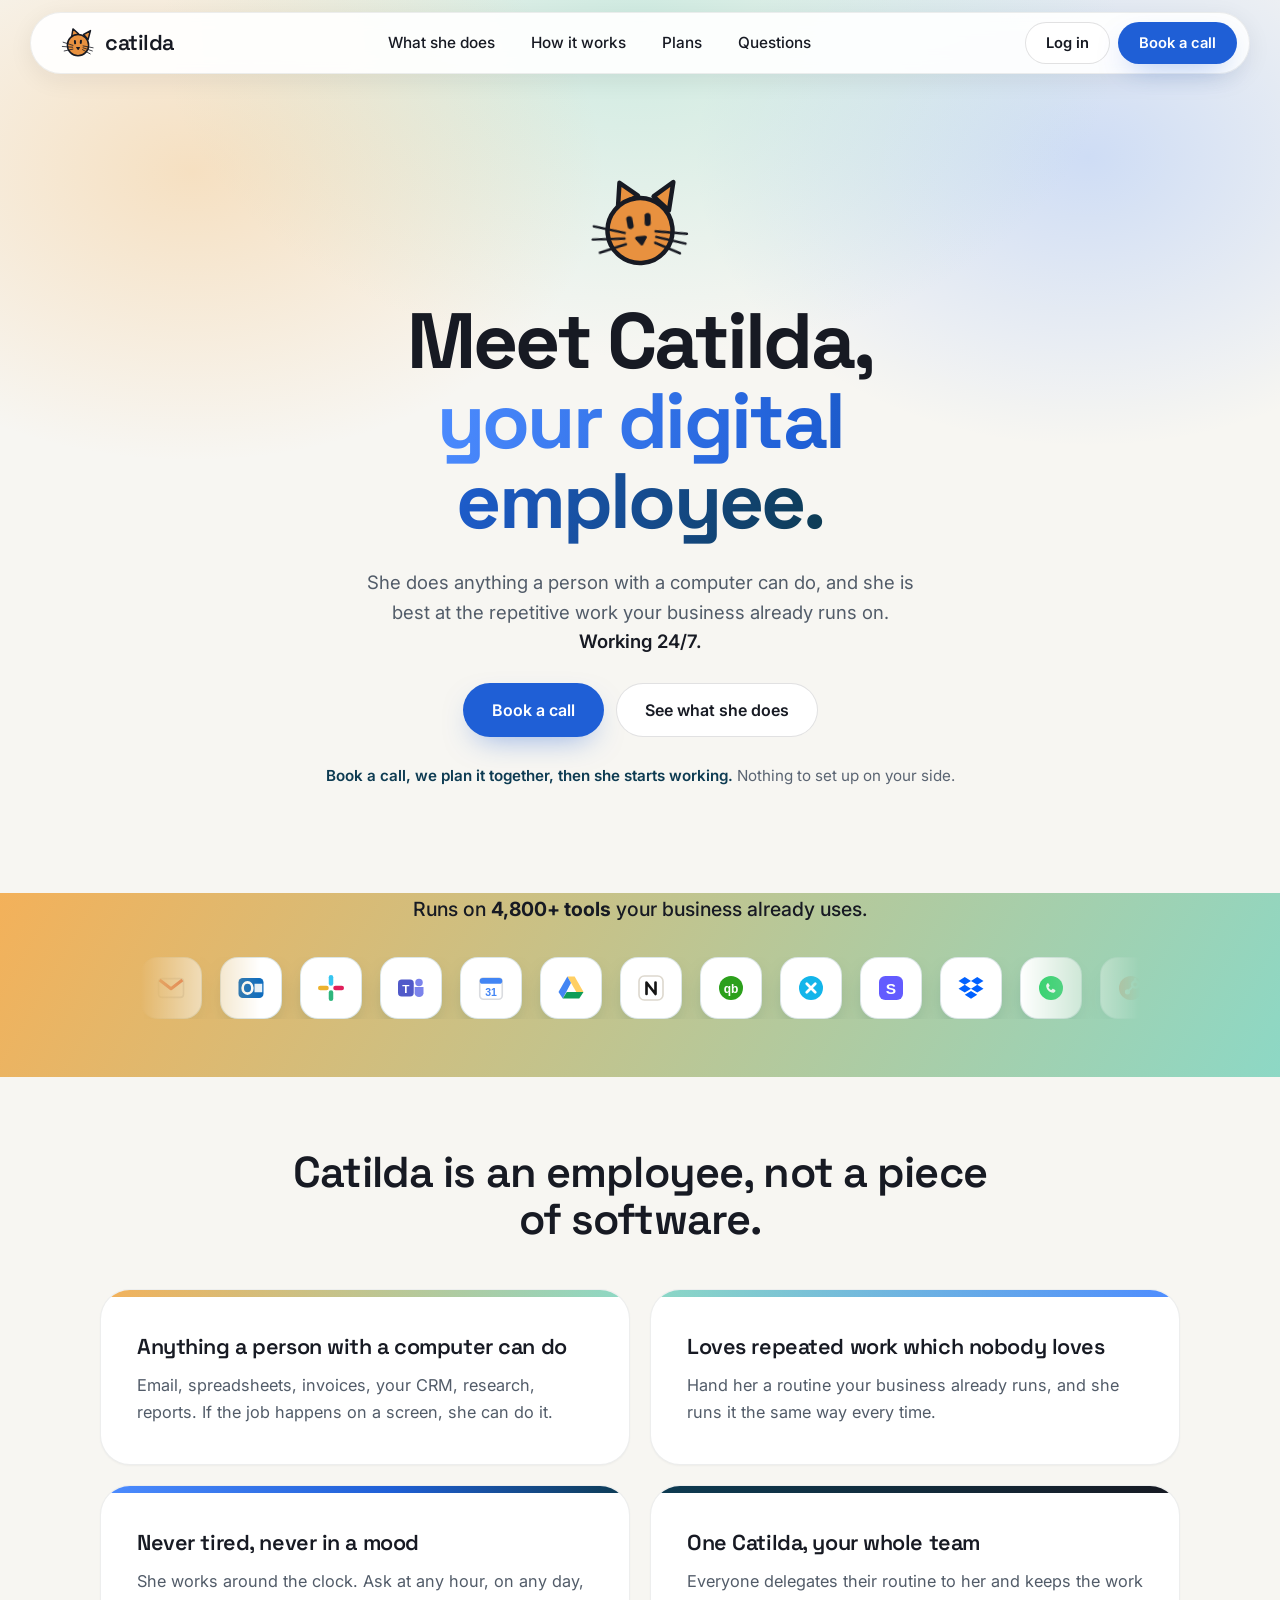
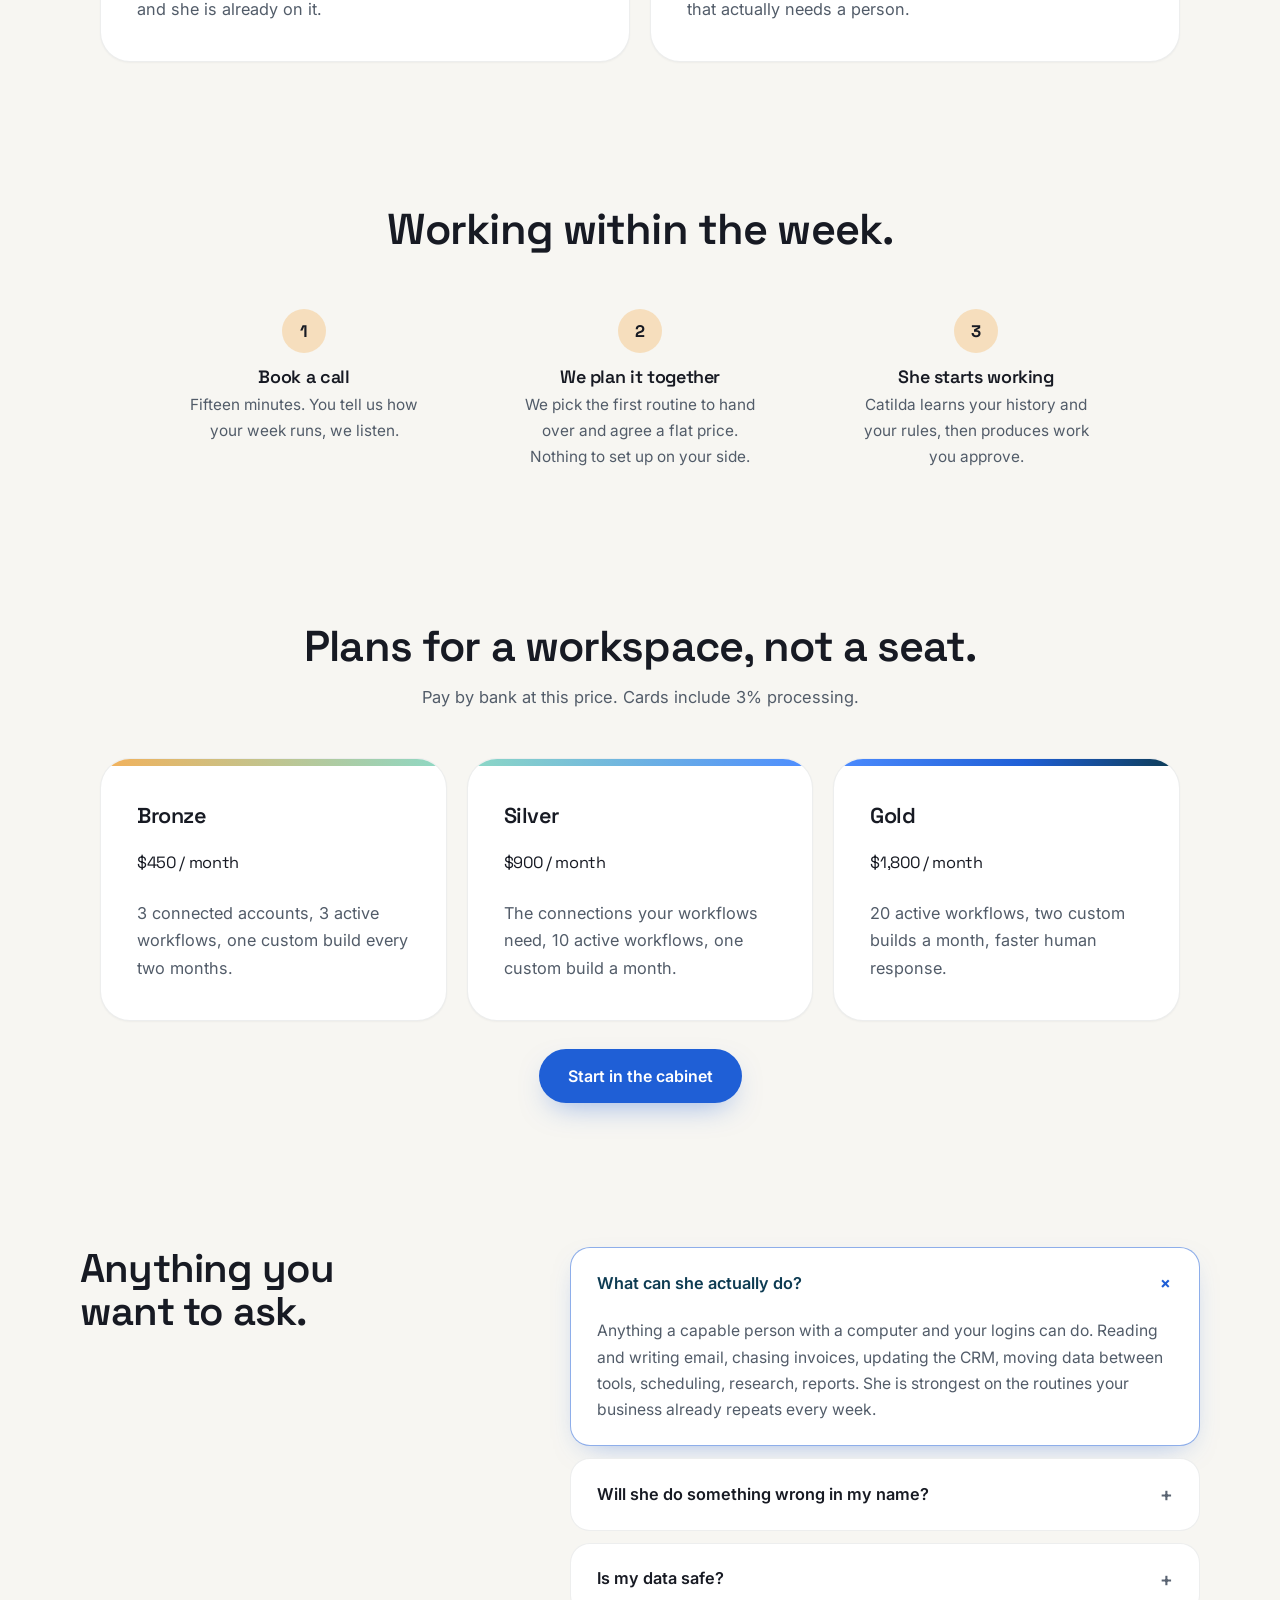
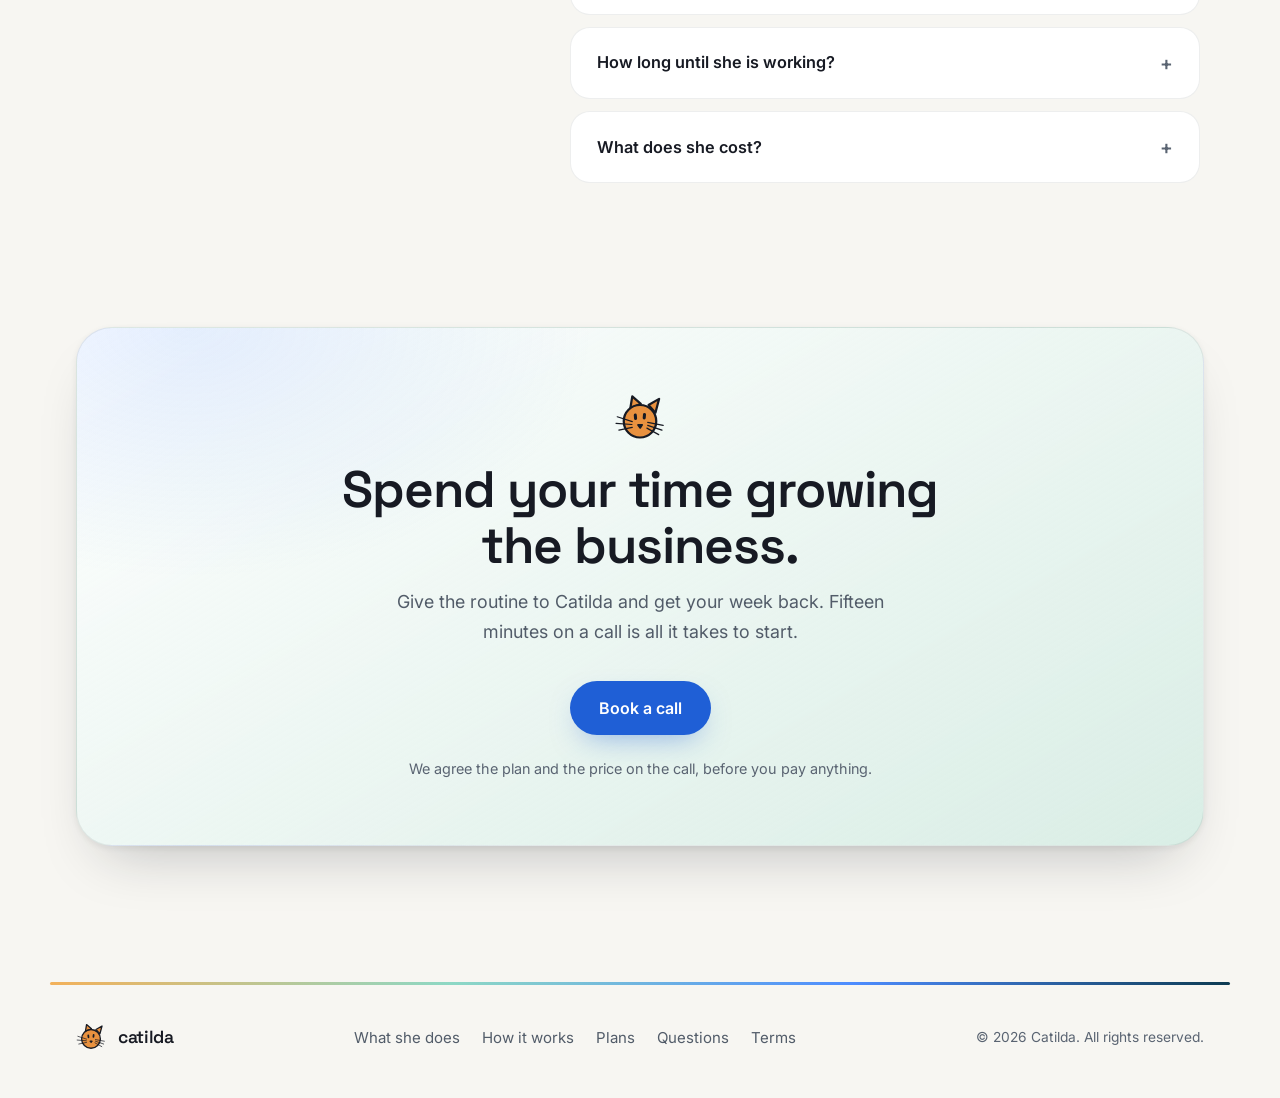
<file: index.html>
<!DOCTYPE html>
<!-- ABOUTME: Catilda marketing landing — static HTML/CSS/JS (no build). -->
<!-- ABOUTME: Cat mark branding (logo, favicon, living hero cat); Book-a-call CTA + brand book link. -->
<html lang="en">
<head>
<meta charset="UTF-8" />
<meta name="viewport" content="width=device-width, initial-scale=1.0" />
<title>Catilda · Your digital employee</title>
<meta name="description" content="Catilda is a digital employee for your company. She does anything a person with a computer can do, works around the clock, and is best at the repetitive work your business already runs on." />
<link rel="preconnect" href="https://fonts.googleapis.com">
<link rel="preconnect" href="https://fonts.gstatic.com" crossorigin>
<!-- Favicon: the full Catilda cat mark, marmalade fur with ink lines, on a cloud tile.
     PNG fallback listed first for Safari (no SVG rel=icon support); Chrome/Firefox pick the SVG. -->
<link rel="icon" type="image/png" sizes="32x32" href="favicon-32.png">
<link rel="apple-touch-icon" href="apple-touch-icon.png">
<link rel="icon" type="image/svg+xml" href="favicon.svg">
<!-- Social cards. og:image still needs a real 1200x630 PNG asset before launch (cat + wordmark on cloud). -->
<meta property="og:title" content="Catilda · Your digital employee">
<meta property="og:description" content="Catilda is a digital employee for your company. She does anything a person with a computer can do, works around the clock, and is best at the repetitive work your business already runs on.">
<meta property="og:type" content="website">
<meta property="og:url" content="https://catilda.com/">
<meta name="twitter:card" content="summary">
<link href="https://fonts.googleapis.com/css2?family=Inter:wght@400;500;600;700&family=JetBrains+Mono:wght@400;500&family=Space+Grotesk:wght@500;600;700&display=swap" rel="stylesheet">
<style>
/* ============================================================
   CATILDA · launch page
   Structure: proven long-form landing skeleton
   Brand: docs/01-brand.md + brand.html (palette "AI website")
   Voice: docs/00-vision.md (plain, second person, no em dashes)
   ============================================================ */
:root{
  /* CATILDA brand palette. Seven colours, one job each.
     Cobalt is the working accent; bright cobalt is for gradients and glow only. */
  --cobalt:    #1F5FD6;  /* THE accent: buttons, links. 5.7:1 with white */
  --cobalt-br: #4D8CFF;  /* bright cobalt: gradients, glow, highlights on dark */
  --mint:      #8DD8C5;  /* light accent: ticks and marks on dark panels */
  --amber:     #F3B15A;  /* the warm pop, used sparingly */
  --orange:    #E8913F;  /* marmalade: the cat's fur, nothing else */
  --teal:      #0D3B52;  /* dark panels, emphasis text on cloud */
  --ink:       #171A23;  /* headings, deepest surface */
  --cloud:     #F7F6F2;  /* the page */
  --body:      #525C69;  /* body copy, 6.3:1 on cloud */
  --muted:     #5A6472;  /* quiet labels, 5.6:1 on cloud */

  --line:   rgba(23,26,35,.13);
  --line-2: rgba(23,26,35,.075);
  --shadow-sm: 0 1px 2px rgba(23,26,35,.05), 0 10px 24px -14px rgba(23,26,35,.20);
  --shadow:    0 2px 6px rgba(23,26,35,.07), 0 30px 60px -28px rgba(23,26,35,.28);
  --radius: 20px;
  --r-panel: 30px;
  --maxw: 1180px;
  --ease: cubic-bezier(.2,.7,.2,1);

  --grad-visual: linear-gradient(135deg, var(--amber) 0%, var(--mint) 38%, var(--cobalt-br) 72%, var(--teal) 100%);
  --grad-text:   linear-gradient(102deg, var(--cobalt-br) 0%, var(--cobalt) 48%, var(--teal) 100%);
}
*{box-sizing:border-box;margin:0;padding:0}
html{scroll-behavior:smooth}
body{
  background:var(--cloud);
  color:var(--body);
  font-family:"Inter",system-ui,sans-serif;
  font-size:16.5px;line-height:1.68;
  -webkit-font-smoothing:antialiased;overflow-x:hidden;
}
h1,h2,h3{font-family:"Space Grotesk",sans-serif;color:var(--ink);line-height:1.08;letter-spacing:-.02em;font-weight:600}
a{color:inherit;text-decoration:none}
button{font:inherit;color:inherit;background:none;border:0;cursor:pointer}
ul{list-style:none}
img,svg{display:block}
.wrap{max-width:var(--maxw);margin:0 auto;padding:0 26px}
.num{font-family:"Space Grotesk",sans-serif}
.eyebrow{display:inline-flex;align-items:center;background:rgba(31,95,214,.16);border-radius:100px;padding:8px 16px;font-weight:600;font-size:.84rem;color:var(--teal);margin-bottom:18px}
.center{text-align:center}

/* buttons */
.btn{display:inline-flex;align-items:center;justify-content:center;gap:9px;font-weight:600;font-size:1rem;padding:0 28px;height:54px;border-radius:100px;border:1px solid transparent;transition:transform .2s var(--ease),box-shadow .3s,background .25s;white-space:nowrap}
.btn:hover{transform:translateY(-1px)}
.btn-primary{background:var(--cobalt);color:#fff;box-shadow:0 12px 30px -12px rgba(31,95,214,.5)}
.btn-primary:hover{background:#1A54BE}
.btn-ghost{background:#fff;color:var(--ink);border-color:var(--line)}
.btn-white{background:var(--cloud);color:var(--ink)}
.btn-sm{height:42px;padding:0 20px;font-size:.92rem}

/* ============ the cat ============ */
/* One mark, recoloured by two vars. Inline styles on the symbol shapes
   use var() because document CSS cannot reach <use> shadow content. */
.cat{display:block;flex-shrink:0}
.lockup{display:flex;align-items:center;gap:10px}

/* The hero cat is alive. The head is flat SVG; life is three layered
   transforms driven from JS: the head group turns a little, the face
   cluster shifts more, the whiskers a bit less. The parallax between
   them reads as a 3D head turn. Blink and ear twitch are CSS-only. */
/* Base tilt sits on .cat-head, NOT on .herocat: riseIn animates .herocat's
   transform, and a base transform there would snap back in when it ends.
   The JS gaze loop bakes the same -6deg into its head rotation. */
.herocat{width:104px;height:104px;overflow:visible}
.herocat .cat-head{transform:rotate(-6deg);transform-origin:64px 72px}
.herocat .cat-face,.herocat .cat-whiskers{will-change:transform}
.herocat .eye{transform-box:fill-box;transform-origin:center;animation:catblink 7s ease-in-out infinite}
@keyframes catblink{0%,93%,100%{transform:scaleY(1)}96%{transform:scaleY(.1)}}
.herocat .ear-r{transform-origin:93px 42px;animation:eartwitch 9s ease-in-out infinite}
@keyframes eartwitch{0%,96%,100%{transform:rotate(0)}97.4%{transform:rotate(-8deg)}98.7%{transform:rotate(3deg)}}
@media (prefers-reduced-motion:reduce){.herocat .eye,.herocat .ear-r{animation:none}}

/* how it works: three plain steps */
.steps{display:grid;grid-template-columns:repeat(3,1fr);gap:28px;max-width:980px;margin:0 auto}
.step{text-align:center;padding:10px 8px}
.step .n{font-family:"Space Grotesk",sans-serif;font-weight:700;font-size:1.05rem;color:var(--ink);width:44px;height:44px;border-radius:50%;background:rgba(243,177,90,.35);display:inline-flex;align-items:center;justify-content:center;margin-bottom:14px}
.step h3{font-size:1.12rem;margin-bottom:6px}
.step p{font-size:.96rem;max-width:250px;margin:0 auto}
@media (max-width:860px){.steps{grid-template-columns:1fr;max-width:420px;gap:30px}}

/* ============ header (floating rounded bar) ============ */
body > header{position:fixed;top:12px;left:14px;right:14px;z-index:100}
.header-bar{display:flex;align-items:center;justify-content:space-between;gap:28px;background:rgba(255,255,255,.92);backdrop-filter:blur(10px);border:1px solid var(--line-2);border-radius:100px;padding:0 12px 0 30px;height:62px;max-width:1220px;margin:0 auto;box-shadow:0 6px 24px rgba(23,26,35,.07)}
.wordmark{font-family:"Space Grotesk",sans-serif;font-weight:600;font-size:1.35rem;color:var(--ink);letter-spacing:-.02em;line-height:1}
.nav{display:flex;gap:4px;align-items:center}
.nav a{padding:9px 16px;border-radius:100px;font-size:.96rem;font-weight:500;color:var(--ink);white-space:nowrap}
.nav a:hover{background:rgba(23,26,35,.05)}
.header-cta{display:flex;gap:8px;align-items:center}
.burger{display:none;width:42px;height:42px;border-radius:50%;flex-direction:column;align-items:center;justify-content:center;gap:5px;border:1px solid var(--line)}
.burger span{width:16px;height:2px;background:var(--ink);border-radius:2px}

/* ============ hero: type only, no visual ============ */
.hero{background:var(--cloud);padding:172px 0 104px;text-align:center;position:relative;overflow:hidden}
/* hero halo: the tri-blend, soft, behind content (brand.html · gradients) */
.hero::before{content:"";position:absolute;inset:0 0 auto;height:80%;pointer-events:none;background:
  radial-gradient(46% 58% at 15% 24%, rgba(243,177,90,.32), transparent 70%),
  radial-gradient(52% 64% at 50% 4%, rgba(141,216,197,.38), transparent 72%),
  radial-gradient(44% 58% at 85% 22%, rgba(77,140,255,.24), transparent 70%)}
.hero-inner{display:flex;flex-direction:column;align-items:center;gap:26px;max-width:820px;margin:0 auto;position:relative;z-index:1}
.hero h1{font-size:clamp(2.7rem,6.2vw,4.9rem);font-weight:700;letter-spacing:-.035em;line-height:1.02;color:var(--ink)}
.hero h1 .accent{background:var(--grad-text);-webkit-background-clip:text;background-clip:text;color:transparent}
.hero-sub{font-size:1.16rem;line-height:1.6;max-width:560px;color:var(--body)}
.hero-sub b{color:var(--ink);font-weight:600}
.hero-ctas{display:flex;gap:12px;flex-wrap:wrap;justify-content:center}
.hero-note{font-size:.95rem;color:var(--muted)}
.hero-note b{color:var(--teal);font-weight:600}
@media (max-width:700px){.hero{padding:132px 0 76px}}
.loop .ic circle[class^="d"]{fill:var(--teal);stroke:none}
@keyframes dotPulse{0%,62%,100%{opacity:.22}30%{opacity:1}}
@keyframes drawTick{0%,8%{stroke-dashoffset:24}48%,92%{stroke-dashoffset:0}100%{stroke-dashoffset:24}}
@keyframes typeLine{0%,8%{transform:scaleX(0)}42%,88%{transform:scaleX(1)}100%{transform:scaleX(0)}}
.ic-work .ln1,.ic-work .ln2{transform-box:fill-box;transform-origin:left center;animation:typeLine 3.2s ease-in-out infinite}
@keyframes blink{0%,49%{opacity:1}50%,100%{opacity:0}}
@keyframes wave{0%,100%{transform:scaleX(1)}50%{transform:scaleX(.84)}}
@keyframes drawOk{0%,10%{stroke-dashoffset:17}45%,90%{stroke-dashoffset:0}100%{stroke-dashoffset:17}}
@keyframes grow{0%{transform:scaleY(.22)}55%,100%{transform:scaleY(1)}}
@keyframes riseIn{from{opacity:0;transform:translateY(20px)}to{opacity:1;transform:none}}
@keyframes ringIn{from{opacity:0}to{opacity:1}}
.hero-inner > *{animation:riseIn .85s var(--ease) backwards}
.hero-inner .herocat{animation-delay:0s}
.hero-inner h1{animation-delay:.10s}
.hero-inner .hero-sub{animation-delay:.24s}
.hero-inner .hero-ctas{animation-delay:.38s}
.hero-inner .hero-note{animation-delay:.50s}
@media (prefers-reduced-motion:reduce){
  .hero-inner > *{animation:none}
}

.hero-ctas{display:flex;gap:12px;flex-wrap:wrap;justify-content:center}

/* hero ring: the loop that frames the headline */
.rowmail.skel .from,.rowmail.skel .subj{color:transparent;position:relative}
.rowmail.skel .from::after,.rowmail.skel .subj::after{content:"";position:absolute;inset:4px 40% 4px 0;background:#E6EFEC;border-radius:6px}
.bstat{border:1px solid var(--line-2);background:#fff;border-radius:13px;padding:12px 15px}
.bstat label{display:block;font-size:.76rem;color:var(--muted)}
.bstat b{font-family:"Space Grotesk",sans-serif;font-size:1.25rem;color:var(--ink);letter-spacing:-.02em}
.bstat small{font-size:.74rem;color:var(--teal);font-weight:600;margin-left:6px}
.f-tile{width:44px;height:44px;border-radius:13px;background:var(--ink);color:var(--mint);display:flex;align-items:center;justify-content:center;font-family:"Space Grotesk",sans-serif;font-weight:700;font-size:1.5rem;flex-shrink:0}
.apr{height:40px;padding:0 22px;border-radius:100px;font-weight:600;font-size:.9rem}
.apr.yes{background:var(--ink);color:var(--cloud)}
.apr.no{background:#fff;border:1px solid var(--line);color:var(--ink)}

/* ============ tools marquee ============ */
.tools{background:linear-gradient(120deg, var(--amber) 0%, var(--mint) 100%);padding:64px 0 58px;margin:0;position:relative}
.tools p{text-align:center;font-size:1.22rem;color:var(--ink);margin-bottom:32px;font-weight:500}
.tools p b{color:var(--ink);font-weight:700}
.marquee{overflow:hidden;max-width:1000px;margin:0 auto;
  -webkit-mask-image:linear-gradient(90deg,transparent,#000 12%,#000 88%,transparent);
          mask-image:linear-gradient(90deg,transparent,#000 12%,#000 88%,transparent)}
.marquee-track{display:flex;gap:18px;width:max-content;animation:marquee 38s linear infinite}
.marquee:hover .marquee-track{animation-play-state:paused}
.logo-tile{width:62px;height:62px;border-radius:18px;background:#fff;border:1px solid rgba(11,82,87,.14);
  box-shadow:0 10px 24px -10px rgba(7,64,60,.35);display:flex;align-items:center;justify-content:center;flex-shrink:0}
.logo-tile svg{width:30px;height:30px}
@keyframes marquee{to{transform:translateX(-50%)}}
@media (prefers-reduced-motion:reduce){.marquee-track{animation:none}}

/* ============ sections base ============ */
section{padding:72px 0}
.sec-head{max-width:720px;margin:0 auto 46px}
.sec-head h2{font-size:clamp(1.9rem,3.6vw,2.7rem);margin-bottom:14px}
.sec-head h2:last-child{margin-bottom:0}
.sec-head .sub{font-size:1.08rem;max-width:560px;margin:0 auto}
.sec-head.center .sub{margin:0 auto}

/* four cards */
.cards4{display:grid;grid-template-columns:1fr 1fr;gap:20px;max-width:1080px;margin:0 auto}
.cards3{display:grid;grid-template-columns:repeat(3,1fr);gap:20px;max-width:1080px;margin:0 auto}
.price-big{font-family:"Space Grotesk",sans-serif;font-size:2rem;letter-spacing:-.02em;color:var(--ink);margin:8px 0 12px}
/* conversation mockups inside the feature cards */
.thread{padding:15px;display:flex;flex-direction:column;gap:11px}
.bub{max-width:88%;padding:11px 14px;border-radius:16px;font-size:.9rem;line-height:1.46}
.bub.you{align-self:flex-end;background:#E6EFEC;color:var(--ink);border-bottom-right-radius:5px}
.bub.fam{background:rgba(31,95,214,.22);color:var(--ink);border-bottom-left-radius:5px}
.bub b{font-weight:600}
.famrow{display:flex;gap:9px;align-items:flex-end;max-width:95%}
.famrow .f-tile{width:28px;height:28px;border-radius:9px;font-size:.95rem;flex-shrink:0}

/* stats band: plain big numbers, benchmark style */
.stats{padding:56px 0}
.stats .row{display:grid;grid-template-columns:repeat(3,1fr);gap:36px;max-width:980px;margin:0 auto}
.stat-b{text-align:center;padding:10px}
.stat-b .big{font-family:"Space Grotesk",sans-serif;font-weight:700;font-size:3.2rem;color:var(--ink);letter-spacing:-.04em;line-height:1}
.stat-b .lbl{font-size:.96rem;margin-top:10px;max-width:230px;margin-left:auto;margin-right:auto}

.dn-grid{display:grid;grid-template-columns:1fr 1fr;gap:24px;max-width:1020px;margin:0 auto}
.dn-col{display:flex;flex-direction:column;gap:12px}
.dn-head{align-self:center;margin-bottom:6px;border-radius:100px;padding:8px 20px;font-weight:600;font-size:.92rem}
.dn-col.is .dn-head{background:rgba(31,95,214,.24);color:var(--teal)}
.dn-col.isnt .dn-head{background:rgba(99,112,109,.2);color:var(--teal)}
.dn-item{background:#fff;border:1px solid var(--line-2);border-radius:18px;padding:20px 22px;display:flex;gap:13px;align-items:flex-start;flex:1}
.dn-item h3{font-size:1.05rem;line-height:1.25;margin-bottom:5px}
.dn-item p{font-size:.95rem}
.tick{width:26px;height:26px;border-radius:50%;flex-shrink:0;display:flex;align-items:center;justify-content:center;margin-top:2px}
.tick svg{width:14px;height:14px;fill:none;stroke-width:2.6;stroke-linecap:round;stroke-linejoin:round}
.dn-col.is .tick{background:rgba(31,95,214,.3)} .dn-col.is .tick svg{stroke:var(--teal)}
.dn-col.isnt .tick{background:rgba(99,112,109,.25)} .dn-col.isnt .tick svg{stroke:var(--body)}
.safe-foot{text-align:center;margin-top:36px;font-size:1.02rem}
.safe-foot a{color:var(--ink);font-weight:600;text-decoration:underline;text-underline-offset:3px}
@media (max-width:820px){.dn-grid{grid-template-columns:1fr;gap:30px}}
.pcard{position:relative;overflow:hidden;background:#fff;border:1px solid var(--line-2);border-radius:var(--r-panel);padding:44px 36px 38px;
  display:flex;flex-direction:column;gap:12px;box-shadow:0 1px 2px rgba(23,26,35,.04)}
.pcard::before{content:"";position:absolute;top:0;left:0;right:0;height:7px}
.pcard:nth-child(1)::before{background:linear-gradient(90deg, var(--amber), var(--mint))}
.pcard:nth-child(2)::before{background:linear-gradient(90deg, var(--mint), var(--cobalt-br))}
.pcard:nth-child(3)::before{background:linear-gradient(90deg, var(--cobalt-br), var(--cobalt) 55%, var(--teal))}
.pcard:nth-child(4)::before{background:linear-gradient(90deg, var(--teal), var(--ink))}
.pcard h3{font-size:1.35rem;line-height:1.2}
.pcard p{font-size:1.02rem}
/* dead styles below are unused now, kept harmless */

/* how */
.orow{display:flex;align-items:center;gap:10px;background:#fff;border-radius:12px;padding:11px 15px;font-size:.9rem;font-weight:500;color:var(--ink);box-shadow:0 4px 14px rgba(23,26,35,.06)}
.orow.dim{color:var(--body);font-weight:400}
.orow .ok{margin-left:auto;color:var(--teal);font-weight:700}

/* control */

/* closing panel */
.panel{background:
  radial-gradient(58% 78% at 10% 0%, rgba(77,140,255,.14), transparent 62%),
  linear-gradient(150deg, #fff 0%, rgba(141,216,197,.28) 100%),
  var(--cloud);
  border:1px solid var(--line-2);border-radius:36px;color:var(--body);padding:58px 56px;box-shadow:var(--shadow)}

/* guarantee panel styles: kept for reuse, section currently removed */
.g-copy{display:flex;flex-direction:column;gap:22px;align-items:flex-start}
.g-copy h2{font-size:clamp(2rem,4vw,2.9rem)}
.g-copy p{color:rgba(255,253,249,.88);font-size:1.08rem;max-width:480px}

/* faq */
.faq-grid{display:grid;grid-template-columns:minmax(0,5fr) minmax(0,7fr);gap:40px;align-items:start;max-width:1120px;margin:0 auto}
.faq-grid h2{font-size:clamp(1.9rem,3.4vw,2.5rem);max-width:340px}
.faq-list{display:flex;flex-direction:column;gap:12px}
.qa{background:#fff;border:1px solid var(--line-2);border-radius:var(--radius);overflow:hidden}
.qa.open{border-color:rgba(31,95,214,.5);box-shadow:0 10px 30px -16px rgba(31,95,214,.55)}
.qa.open .qa-q{color:var(--teal)}
.qa-q{width:100%;display:flex;justify-content:space-between;align-items:center;gap:16px;text-align:left;padding:19px 26px;font-weight:600;font-size:1.02rem;color:var(--ink)}
.qa-q .pm{font-size:1.2rem;color:var(--muted);transition:transform .2s ease;flex-shrink:0}
.qa.open .pm{transform:rotate(45deg);color:var(--cobalt)}
.qa-a{max-height:0;overflow:hidden;transition:max-height .3s ease}
.qa-a p{padding:0 26px 22px;font-size:.98rem}
.qa-a b{color:var(--ink)}

/* final cta */
.final .panel{text-align:center;padding:64px 40px}
.final h2{font-size:clamp(2.1rem,4.6vw,3.2rem);margin-bottom:14px}
.final .lead{color:var(--body);font-size:1.12rem;max-width:520px;margin:0 auto 34px}
.final .ctas{display:flex;gap:12px;justify-content:center;flex-wrap:wrap;margin-bottom:22px}
.final .micro{font-size:.9rem;color:var(--muted)}

/* footer */
body > footer{padding:64px 0 46px}
.foot{display:flex;justify-content:space-between;align-items:center;gap:28px;flex-wrap:wrap;padding-top:40px;position:relative}
.foot::before{content:"";position:absolute;top:0;left:0;right:0;height:3px;border-radius:3px;background:linear-gradient(90deg, var(--amber), var(--mint) 34%, var(--cobalt-br) 68%, var(--teal))}
.foot .fbrand{display:flex;align-items:center;gap:12px}
.foot nav{display:flex;gap:22px;flex-wrap:wrap;font-size:.94rem;color:var(--body)}
.foot nav a:hover{color:var(--ink)}
.foot small{color:var(--muted);font-size:.86rem}

/* responsive */
@media (max-width:900px){
  .hero{border-radius:0 0 26px 26px;
    background:var(--cloud)}
  .burger{display:flex}
  /* mobile menu: nav collapses into a dropdown the burger toggles */
  .nav{display:none;position:absolute;top:74px;left:0;right:0;flex-direction:column;align-items:stretch;gap:4px;background:rgba(255,255,255,.97);backdrop-filter:blur(10px);border:1px solid var(--line-2);border-radius:24px;padding:12px;box-shadow:var(--shadow)}
  .nav.open{display:flex}
  .nav a{padding:13px 18px;font-size:1.02rem}
  .faq-grid{grid-template-columns:1fr;gap:24px}
}
@media (max-width:860px){
  .cards4{grid-template-columns:1fr}
  .cards3{grid-template-columns:1fr}
  .stats .row{grid-template-columns:1fr;max-width:420px;gap:26px}
  .panel{padding:52px 26px}
  section{padding:54px 0}
  .hero{border-radius:0 0 24px 24px}
}
@media (max-width:620px){
  /* Phone bar: lockup, Log in, Book a call and the burger share one row,
     so Log in drops its pill and the lockup takes the footer's sizes. */
  .header-bar{padding:0 6px 0 12px;gap:8px}
  .header-cta{gap:4px}
  .header-cta .btn-sm{padding:0 12px}
  .header-cta .btn-ghost{background:transparent;border-color:transparent;padding:0 6px}
  .lockup .cat{width:30px;height:30px}
  .lockup .wordmark{font-size:1.1rem}
}
@media (max-width:380px){
  .lockup .wordmark{display:none}
}
</style>
</head>
<body>

<!-- The cat mark. Referenced with <use>; recolour per instance with --cat-line / --cat-fur. -->
<svg width="0" height="0" style="position:absolute" aria-hidden="true">
  <symbol id="cat" viewBox="0 0 128 128">
    <g style="fill:var(--cat-fur,none);stroke:var(--cat-line,#171A23);stroke-width:5.5;stroke-linecap:round;stroke-linejoin:round">
      <path d="M40 41 L45 11 L66 29 Z"/>
      <path d="M85 32 L111 17 L102 51 Z"/>
      <circle cx="64" cy="72" r="40"/>
    </g>
    <g style="fill:var(--cat-line,#171A23)">
      <g transform="rotate(-5 52.75 61)"><rect class="eye" x="49" y="53" width="7.5" height="16" rx="3.75"/></g>
      <g transform="rotate(5 74.75 59.5)"><rect class="eye" x="71" y="51.5" width="7.5" height="16" rx="3.75"/></g>
    </g>
    <path style="fill:var(--cat-line,#171A23);stroke:var(--cat-line,#171A23);stroke-width:4;stroke-linejoin:round" d="M59 81 L69.5 81 L64.5 88.5 Z"/>
    <g style="fill:none;stroke:var(--cat-line,#171A23);stroke-width:3;stroke-linecap:round">
      <path d="M45 73 L8 61"/>
      <path d="M44 80 L5 77"/>
      <path d="M45 87 L12 94"/>
      <path d="M83 75 L121 82"/>
      <path d="M83 82 L118 94"/>
      <path d="M81 89 L110 105"/>
    </g>
  </symbol>
</svg>

<header>
  <div class="header-bar">
    <a class="lockup" href="#top" aria-label="Catilda home">
      <svg class="cat" style="--cat-line:var(--ink);--cat-fur:var(--orange)" width="34" height="34"><use href="#cat"/></svg>
      <span class="wordmark">catilda</span>
    </a>
    <nav class="nav" id="nav">
      <a href="#what">What she does</a>
      <a href="#how">How it works</a>
      <a href="#pricing">Plans</a>
      <a href="#faq">Questions</a>
    </nav>
    <div class="header-cta">
      <a class="btn btn-ghost btn-sm" href="https://catilda.com/cabinet/login">Log in</a>
      <a class="btn btn-primary btn-sm js-book" href="#book">Book a call</a>
      <button class="burger" id="burger" aria-label="Menu" aria-expanded="false" aria-controls="nav"><span></span><span></span></button>
    </div>
  </div>
</header>

<main id="top">

  <!-- ============ HERO ============ -->
  <section class="hero">
    <div class="wrap hero-inner">
      <!-- Inline (not <use>) so CSS and JS can reach the parts: shadow content inside <use> is unreachable. -->
      <svg class="herocat" viewBox="0 0 128 128" role="img" aria-label="The Catilda cat, looking around">
        <g class="cat-head">
          <g fill="var(--orange)" stroke="var(--ink)" stroke-width="5.5" stroke-linecap="round" stroke-linejoin="round">
            <path class="ear-l" d="M40 41 L45 11 L66 29 Z"/>
            <path class="ear-r" d="M85 32 L111 17 L102 51 Z"/>
            <circle cx="64" cy="72" r="40"/>
          </g>
          <g class="cat-face">
            <g fill="var(--ink)">
              <g transform="rotate(-5 52.75 61)"><rect class="eye" x="49" y="53" width="7.5" height="16" rx="3.75"/></g>
              <g transform="rotate(5 74.75 59.5)"><rect class="eye" x="71" y="51.5" width="7.5" height="16" rx="3.75"/></g>
            </g>
            <path fill="var(--ink)" stroke="var(--ink)" stroke-width="4" stroke-linejoin="round" d="M59 81 L69.5 81 L64.5 88.5 Z"/>
          </g>
          <g class="cat-whiskers" fill="none" stroke="var(--ink)" stroke-width="3" stroke-linecap="round">
            <path d="M45 73 L8 61"/>
            <path d="M44 80 L5 77"/>
            <path d="M45 87 L12 94"/>
            <path d="M83 75 L121 82"/>
            <path d="M83 82 L118 94"/>
            <path d="M81 89 L110 105"/>
          </g>
        </g>
      </svg>
      <h1>Meet Catilda,<br><span class="accent">your digital employee.</span></h1>
      <p class="hero-sub">She does anything a person with a computer can do, and she is best at the repetitive work your business already runs on. <b>Working 24/7.</b></p>
      <div class="hero-ctas">
        <a class="btn btn-primary js-book" href="#book">Book a call</a>
        <a class="btn btn-ghost" href="#what">See what she does</a>
      </div>
      <p class="hero-note"><b>Book a call, we plan it together, then she starts working.</b> Nothing to set up on your side.</p>
    </div>
  </section>

  <!-- ============ TOOLS ============ -->
  <section class="tools" style="padding-top:0">
    <div class="wrap">
      <p>Runs on <b>4,800+ tools</b> your business already uses.</p>
      <div class="marquee" aria-label="Works with the tools you already use">
        <div class="marquee-track" id="logoTrack"></div>
      </div>
    </div>
  </section>

  <!-- ============ WHAT IT DOES ============ -->
  <section id="what">
    <div class="wrap">
      <div class="sec-head" style="text-align:center">
        <h2>Catilda is an employee, not a piece of software.</h2>
      </div>
      <div class="cards4">
        <article class="pcard">
          <h3>Anything a person with a computer can do</h3>
          <p>Email, spreadsheets, invoices, your CRM, research, reports. If the job happens on a screen, she can do it.</p>
        </article>
        <article class="pcard">
          <h3>Loves repeated work which nobody loves</h3>
          <p>Hand her a routine your business already runs, and she runs it the same way every time.</p>
        </article>
        <article class="pcard">
          <h3>Never tired, never in a mood</h3>
          <p>She works around the clock. Ask at any hour, on any day, and she is already on it.</p>
        </article>
        <article class="pcard">
          <h3>One Catilda, your whole team</h3>
          <p>Everyone delegates their routine to her and keeps the work that actually needs a person.</p>
        </article>
      </div>
    </div>
  </section>

  <!-- ============ HOW IT WORKS ============ -->
  <section id="how">
    <div class="wrap">
      <div class="sec-head" style="text-align:center">
        <h2>Working within the week.</h2>
      </div>
      <div class="steps">
        <div class="step"><span class="n num">1</span><h3>Book a call</h3><p>Fifteen minutes. You tell us how your week runs, we listen.</p></div>
        <div class="step"><span class="n num">2</span><h3>We plan it together</h3><p>We pick the first routine to hand over and agree a flat price. Nothing to set up on your side.</p></div>
        <div class="step"><span class="n num">3</span><h3>She starts working</h3><p>Catilda learns your history and your rules, then produces work you approve.</p></div>
      </div>
    </div>
  </section>

  <!-- ============ SAFETY (hidden until claims are ready to publish) ============ -->
  <section id="safe" hidden>
    <div class="wrap">
      <div class="sec-head" style="text-align:center">
        <h2>Safe by design.</h2>
      </div>
      <div class="dn-grid">
        <div class="dn-col is">
          <span class="dn-head">What she does</span>
          <div class="dn-item"><span class="tick"><svg viewBox="0 0 24 24"><path d="M5 12.5l4.5 4.5L19 7.5"/></svg></span><div><h3>Encrypts everything</h3><p>On the way in, on the way out, and while it sits still.</p></div></div>
          <div class="dn-item"><span class="tick"><svg viewBox="0 0 24 24"><path d="M5 12.5l4.5 4.5L19 7.5"/></svg></span><div><h3>Only touches what you connect</h3><p>You pick the tools. She gets the least access that does the job, and nothing else.</p></div></div>
          <div class="dn-item"><span class="tick"><svg viewBox="0 0 24 24"><path d="M5 12.5l4.5 4.5L19 7.5"/></svg></span><div><h3>Waits for your yes</h3><p>Customer emails, money, anything you cannot take back. She asks first.</p></div></div>
          <div class="dn-item"><span class="tick"><svg viewBox="0 0 24 24"><path d="M5 12.5l4.5 4.5L19 7.5"/></svg></span><div><h3>Lets you pull the plug</h3><p>Disconnect a tool, pause the work, or cut access completely. Ask us to delete everything and it goes, for good.</p></div></div>
        </div>
        <div class="dn-col isnt">
          <span class="dn-head">What she can’t do</span>
          <div class="dn-item"><span class="tick"><svg viewBox="0 0 24 24"><path d="M5 12.5l4.5 4.5L19 7.5"/></svg></span><div><h3>Never sees your passwords</h3><p>Keys stay in a locked vault and are used without ever being shown to her.</p></div></div>
          <div class="dn-item"><span class="tick"><svg viewBox="0 0 24 24"><path d="M5 12.5l4.5 4.5L19 7.5"/></svg></span><div><h3>Never trains on your business</h3><p>Your work is not fed to our models, or anybody else's.</p></div></div>
          <div class="dn-item"><span class="tick"><svg viewBox="0 0 24 24"><path d="M5 12.5l4.5 4.5L19 7.5"/></svg></span><div><h3>Never takes orders from strangers</h3><p>If an email tries to give her instructions, she treats it as text, not as a command.</p></div></div>
          <div class="dn-item"><span class="tick"><svg viewBox="0 0 24 24"><path d="M5 12.5l4.5 4.5L19 7.5"/></svg></span><div><h3>Never mixes you with anyone else</h3><p>Your company is walled off. Nothing crosses between customers.</p></div></div>
        </div>
      </div>
      <p class="safe-foot">Want the detail before you connect anything? <a class="js-book" href="#book">Ask us anything</a>. We will walk you through exactly what she can and cannot reach.</p>
    </div>
  </section>

  <!-- ============ PRICING ============ -->
  <section id="pricing">
    <div class="wrap">
      <div class="sec-head" style="text-align:center">
        <h2>Plans for a workspace, not a seat.</h2>
        <p>Pay by bank at this price. Cards include 3% processing.</p>
      </div>
      <div class="cards3">
        <article class="pcard">
          <h3>Bronze</h3>
          <p class="price-big">$450 / month</p>
          <p>3 connected accounts, 3 active workflows, one custom build every two months.</p>
        </article>
        <article class="pcard">
          <h3>Silver</h3>
          <p class="price-big">$900 / month</p>
          <p>The connections your workflows need, 10 active workflows, one custom build a month.</p>
        </article>
        <article class="pcard">
          <h3>Gold</h3>
          <p class="price-big">$1,800 / month</p>
          <p>20 active workflows, two custom builds a month, faster human response.</p>
        </article>
      </div>
      <p class="center" style="margin-top:28px">
        <a class="btn btn-primary" href="https://catilda.com/cabinet/signup">Start in the cabinet</a>
      </p>
    </div>
  </section>

  <!-- ============ FAQ ============ -->
  <section id="faq">
    <div class="wrap">
      <div class="faq-grid">
        <h2>Anything you want to ask.</h2>
        <div class="faq-list" id="faqList"></div>
      </div>
    </div>
  </section>

  <!-- ============ FINAL CTA ============ -->
  <section class="final" id="book">
    <div class="wrap">
      <div class="panel">
        <svg class="cat" aria-hidden="true" style="--cat-line:var(--ink);--cat-fur:var(--orange);margin:0 auto 18px" width="52" height="52"><use href="#cat"/></svg>
        <h2>Spend your time growing<br>the business.</h2>
        <p class="lead">Give the routine to Catilda and get your week back. Fifteen minutes on a call is all it takes to start.</p>
        <div class="ctas">
          <a class="btn btn-primary js-book" href="#book">Book a call</a>
        </div>
        <p class="micro">We agree the plan and the price on the call, before you pay anything.</p>
      </div>
    </div>
  </section>

</main>

<footer>
  <div class="wrap foot">
    <div class="fbrand"><svg class="cat" aria-hidden="true" style="--cat-line:var(--ink);--cat-fur:var(--orange)" width="30" height="30"><use href="#cat"/></svg><a class="wordmark" href="#top" style="font-size:1.1rem">catilda</a></div>
    <nav>
      <a href="#what">What she does</a>
      <a href="#how">How it works</a>
      <a href="#pricing">Plans</a>
      <a href="#faq">Questions</a>
      <a href="/terms/">Terms</a>
    </nav>
    <small>© 2026 Catilda. All rights reserved.</small>
  </div>
</footer>

<script>
/* ================= CONFIG =================
   BOOKING_URL   = where every "Book a call" button goes (Calendly / Cal.com).
                   THE one to set: the whole funnel is book a call, we plan, you pay.
   CONTACT_EMAIL = fallback, so the buttons still work before the link exists.
*/
const BOOKING_URL = "";
const CONTACT_EMAIL = "info@catilda.com";

/* wire the demo buttons (real link if set, working mailto fallback otherwise) */
const DEMO_EMAIL = [
  "Hi Catilda,",
  "",
  "I would like to book a call.",
  "",
  "Business name:",
  "Good times for a quick call:",
  "Roughly how our week runs (happy to walk you through it on the call):",
  "",
  "Thanks,",
  ""
].join("\n");

document.querySelectorAll('.js-book').forEach(a => {
  if (BOOKING_URL) { a.href = BOOKING_URL; a.target = "_blank"; a.rel = "noopener"; }
  else {
    a.href = "mailto:" + CONTACT_EMAIL +
      "?subject=" + encodeURIComponent("Book a call: [your business name]") +
      "&body=" + encodeURIComponent(DEMO_EMAIL);
  }
});

/* ---- integration logo strip ----
   Simplified brand marks drawn in-page, so the strip loads instantly and
   works offline. Before a big launch push, swap these for the official
   assets from each company's brand page, and show only tools you really
   connect to. Edit or reorder the list freely. */
const LOGOS = [
  ['Gmail', `<svg viewBox="0 0 24 24"><rect x="2" y="4.5" width="20" height="15" rx="2.6" fill="#fff" stroke="#DADCE0" stroke-width="1.3"/><path d="M2.9 5.6L12 12.6l9.1-7" fill="none" stroke="#EA4335" stroke-width="2.4" stroke-linejoin="round"/></svg>`],
  ['Outlook', `<svg viewBox="0 0 24 24"><rect x="2" y="4" width="20" height="16" rx="3.4" fill="#0F6CBD"/><ellipse cx="9.2" cy="12" rx="3.9" ry="4.5" fill="none" stroke="#fff" stroke-width="2.1"/><path d="M14.8 8.6H21v6.8h-6.2z" fill="#fff" opacity=".9"/></svg>`],
  ['Slack', `<svg viewBox="0 0 24 24"><rect x="10.2" y="1.6" width="3.6" height="8.6" rx="1.8" fill="#36C5F0"/><rect x="10.2" y="13.8" width="3.6" height="8.6" rx="1.8" fill="#2EB67D"/><rect x="1.6" y="10.2" width="8.6" height="3.6" rx="1.8" fill="#ECB22E"/><rect x="13.8" y="10.2" width="8.6" height="3.6" rx="1.8" fill="#E01E5A"/></svg>`],
  ['Teams', `<svg viewBox="0 0 24 24"><rect x="1.6" y="5.2" width="12.6" height="13.6" rx="3" fill="#5059C9"/><text x="7.9" y="15.6" text-anchor="middle" font-family="Arial,sans-serif" font-size="9.4" font-weight="700" fill="#fff">T</text><circle cx="18.4" cy="7.6" r="3" fill="#7B83EB"/><path d="M14.9 11.2H22v5a3.6 3.6 0 0 1-7.1 0z" fill="#7B83EB"/></svg>`],
  ['Calendar', `<svg viewBox="0 0 24 24"><rect x="3" y="4" width="18" height="17" rx="3" fill="#fff" stroke="#DADCE0" stroke-width="1.3"/><rect x="3" y="4" width="18" height="4.6" rx="2.4" fill="#4285F4"/><text x="12" y="18" text-anchor="middle" font-family="Arial,sans-serif" font-size="8.4" font-weight="700" fill="#4285F4">31</text></svg>`],
  ['Drive', `<svg viewBox="0 0 24 24"><path d="M9.1 2.8h5.8L22 15.2h-5.8z" fill="#FFCF63"/><path d="M2 15.2L9.1 2.8l2.9 5.1L5.4 20.4z" fill="#4285F4"/><path d="M5.4 20.4h13.2L22 15.2H8.6z" fill="#0F9D58"/></svg>`],
  ['Notion', `<svg viewBox="0 0 24 24"><rect x="2.4" y="2.4" width="19.2" height="19.2" rx="4.2" fill="#fff" stroke="#DDD8CE" stroke-width="1.3"/><path d="M8.4 16.8V7.6l7.2 9.2V7.6" fill="none" stroke="#151515" stroke-width="2.1" stroke-linecap="round" stroke-linejoin="round"/></svg>`],
  ['QuickBooks', `<svg viewBox="0 0 24 24"><circle cx="12" cy="12" r="9.6" fill="#2CA01C"/><text x="12" y="16.2" text-anchor="middle" font-family="Arial,sans-serif" font-size="9.6" font-weight="700" fill="#fff">qb</text></svg>`],
  ['Xero', `<svg viewBox="0 0 24 24"><circle cx="12" cy="12" r="9.6" fill="#13B5EA"/><path d="M8.6 8.6l6.8 6.8M15.4 8.6l-6.8 6.8" stroke="#fff" stroke-width="2.2" stroke-linecap="round"/></svg>`],
  ['Stripe', `<svg viewBox="0 0 24 24"><rect x="2.4" y="2.4" width="19.2" height="19.2" rx="5" fill="#635BFF"/><text x="12" y="16.6" text-anchor="middle" font-family="Arial,sans-serif" font-size="12.4" font-weight="700" fill="#fff">S</text></svg>`],
  ['Dropbox', `<svg viewBox="0 0 24 24"><path d="M7 3.2l5 3.1-5 3.1-5-3.1zM17 3.2l5 3.1-5 3.1-5-3.1zM2 12.5l5-3.1 5 3.1-5 3.1zM17 9.4l5 3.1-5 3.1-5-3.1zM7 17.4l5-3.1 5 3.1-5 3.1z" fill="#0061FF"/></svg>`],
  ['WhatsApp', `<svg viewBox="0 0 24 24"><circle cx="12" cy="12" r="9.6" fill="#25D366"/><path d="M9.1 8.1c.42-.1.83.02 1.03.4l.7 1.22c.18.32.1.72-.14.94l-.5.46c-.14.13-.19.33-.11.5.34.78 1.1 1.54 1.9 1.9.17.07.37.02.5-.11l.46-.5c.22-.24.62-.32.94-.14l1.22.7c.38.2.5.6.4 1.03-.28.72-1.02 1.2-1.82 1.2-2.9 0-5.5-2.6-5.5-5.5 0-.8.48-1.54 1.2-1.82z" fill="#fff"/></svg>`],
  ['HubSpot', `<svg viewBox="0 0 24 24"><circle cx="12" cy="12" r="9.6" fill="#FF7A59"/><circle cx="15.4" cy="9.2" r="2.5" fill="none" stroke="#fff" stroke-width="1.7"/><circle cx="9.2" cy="15" r="2.1" fill="#fff"/><path d="M13.4 10.9l-2.5 2.6M15.4 6.7V4.6" stroke="#fff" stroke-width="1.6" stroke-linecap="round"/></svg>`],
  ['Sheets', `<svg viewBox="0 0 24 24"><rect x="4.4" y="2.6" width="15.2" height="18.8" rx="2.6" fill="#0F9D58"/><rect x="7.4" y="8" width="9.2" height="8.4" rx="1" fill="#fff"/><path d="M7.4 11.2h9.2M7.4 13.6h9.2M12 8v8.4" stroke="#0F9D58" stroke-width="1.1"/></svg>`],
];
const track = document.getElementById('logoTrack');
if (track) {
  const tiles = LOGOS.map(([name, svg]) =>
    `<div class="logo-tile" title="${name}" role="img" aria-label="${name}">${svg}</div>`).join('');
  track.innerHTML = tiles + tiles;   // duplicated so the loop is seamless
}

/* mobile menu */
const burger = document.getElementById('burger');
const nav = document.getElementById('nav');
function setMenu(open) {
  nav.classList.toggle('open', open);
  burger.setAttribute('aria-expanded', String(open));
}
burger.addEventListener('click', () => {
  const open = !nav.classList.contains('open');
  setMenu(open);
  /* the nav sits before the burger in the DOM, so hand focus to the first
     link on open or forward-Tab would land behind the dropdown */
  if (open) nav.querySelector('a').focus();
});
nav.addEventListener('click', () => setMenu(false));
addEventListener('keydown', e => {
  if (e.key === 'Escape' && nav.classList.contains('open')) {
    setMenu(false);
    burger.focus();
  }
});

/* FAQ */
const FAQ = [
  ["What can she actually do?",
   "Anything a capable person with a computer and your logins can do. Reading and writing email, chasing invoices, updating the CRM, moving data between tools, scheduling, research, reports. She is strongest on the routines your business already repeats every week."],
  ["Will she do something wrong in my name?",
   "Anything that leaves the building waits for your approval, and she raises a flag when a request looks like a mistake instead of carrying it out. You decide how much freedom she gets, and you can change that at any time."],
  ["Is my data safe?",
   "She sees only the accounts you connect, with the narrowest access that does the job, and you can revoke any of it whenever you want. Your logins sit in a secrets vault she never reads, and you can have everything deleted on request."],
  ["How long until she is working?",
   "The first week. On the call we work out which job to hand over first, then we train her on your history and your rules, and she starts producing work you approve."],
  ["What does she cost?",
   "A fraction of a part-time hire."],
];
const list = document.getElementById('faqList');
FAQ.forEach(([q, a], i) => {
  const el = document.createElement('div');
  el.className = 'qa' + (i === 0 ? ' open' : '');
  el.innerHTML = `<button class="qa-q" type="button">${q}<span class="pm">+</span></button><div class="qa-a"><p>${a}</p></div>`;
  list.appendChild(el);
});
list.addEventListener('click', e => {
  const q = e.target.closest('.qa-q');
  if (!q) return;
  const item = q.parentElement;
  const was = item.classList.contains('open');
  list.querySelectorAll('.qa.open').forEach(o => { o.classList.remove('open'); o.querySelector('.qa-a').style.maxHeight = null; });
  if (!was) {
    item.classList.add('open');
    const a = item.querySelector('.qa-a');
    a.style.maxHeight = a.scrollHeight + 'px';
  }
});
const first = list.querySelector('.qa.open .qa-a');
if (first) first.style.maxHeight = first.scrollHeight + 'px';

/* ---- the living hero cat ----
   She tracks the pointer; when it goes quiet she looks around on her
   own; scrolling makes her glance down at the page moving. The engine
   runs only while it can matter: it stops (and clears its inline
   transforms, so the CSS base tilt takes over) whenever the cat is
   scrolled off-screen, the tab is hidden, or the user has reduced
   motion on — and the reduced-motion query is watched live, so
   flipping the OS setting mid-session stops the head immediately,
   matching the CSS blink/twitch guard. */
const cat = document.querySelector('.herocat');
if (cat) {
  const head = cat.querySelector('.cat-head');
  const face = cat.querySelector('.cat-face');
  const whiskers = cat.querySelector('.cat-whiskers');
  const mq = window.matchMedia('(prefers-reduced-motion: reduce)');
  let tx = 0, ty = 0;        // target gaze, each axis in [-1, 1]
  let gx = 0, gy = 0;        // eased gaze
  let idleAt = 0;            // when the pointer counts as gone
  let wanderTimer = 0;
  let rafId = 0;             // 0 = engine stopped
  let lastT = 0;
  let onScreen = true;

  /* places a real cat checks: corners, the window, you, back to centre */
  const GLANCES = [[-1,-.25],[1,-.3],[.7,.55],[-.6,.5],[0,-.7],[0,0],[1,.1],[-1,.05],[0,0]];
  function wander() {
    const g = GLANCES[Math.floor(Math.random() * GLANCES.length)];
    tx = g[0]; ty = g[1];
    wanderTimer = setTimeout(wander, 1200 + Math.random() * 2600);
  }
  function lookAt(x, y) {    // the user did something: follow them
    if (!rafId) return;
    clearTimeout(wanderTimer); wanderTimer = 0;
    idleAt = Date.now() + 2600;
    tx = Math.max(-1, Math.min(1, x));
    ty = Math.max(-1, Math.min(1, y));
  }
  function tick(t) {
    if (!wanderTimer && Date.now() > idleAt) wander();
    /* time-based decay ≈ .07/frame at 60Hz, same feel at any refresh rate */
    const dt = lastT ? Math.min(t - lastT, 100) : 16.7;
    lastT = t;
    const k = 1 - Math.pow(.93, dt / 16.7);
    gx += (tx - gx) * k; gy += (ty - gy) * k;
    head.style.transform = `rotate(${-6 + gx * 7}deg) translate(${gx * 2.5}px, ${gy * 1.5}px)`;
    face.style.transform = `translate(${gx * 6.5}px, ${gy * 5}px)`;
    whiskers.style.transform = `translate(${gx * 4.5}px, ${gy * 3.5}px)`;
    rafId = requestAnimationFrame(tick);
  }
  function start() {
    if (rafId) return;
    idleAt = Date.now() + 2200;
    lastT = 0;
    rafId = requestAnimationFrame(tick);
  }
  function stop() {
    if (!rafId) return;
    cancelAnimationFrame(rafId); rafId = 0;
    clearTimeout(wanderTimer); wanderTimer = 0;
    gx = gy = tx = ty = 0;
    head.style.transform = face.style.transform = whiskers.style.transform = '';
  }
  function sync() {
    if (mq.matches || document.hidden || !onScreen) stop(); else start();
  }

  addEventListener('pointermove', e => {
    if (!rafId) return;
    const r = cat.getBoundingClientRect();
    lookAt((e.clientX - (r.left + r.width / 2)) / 260,
           (e.clientY - (r.top + r.height / 2)) / 220);
  }, { passive: true });
  addEventListener('scroll', () => lookAt(0, 1), { passive: true });
  mq.addEventListener('change', sync);
  document.addEventListener('visibilitychange', sync);
  new IntersectionObserver(entries => {
    onScreen = entries[0].isIntersecting;
    sync();
  }).observe(cat);
  sync();
}
</script>

</body>
</html>
</file>
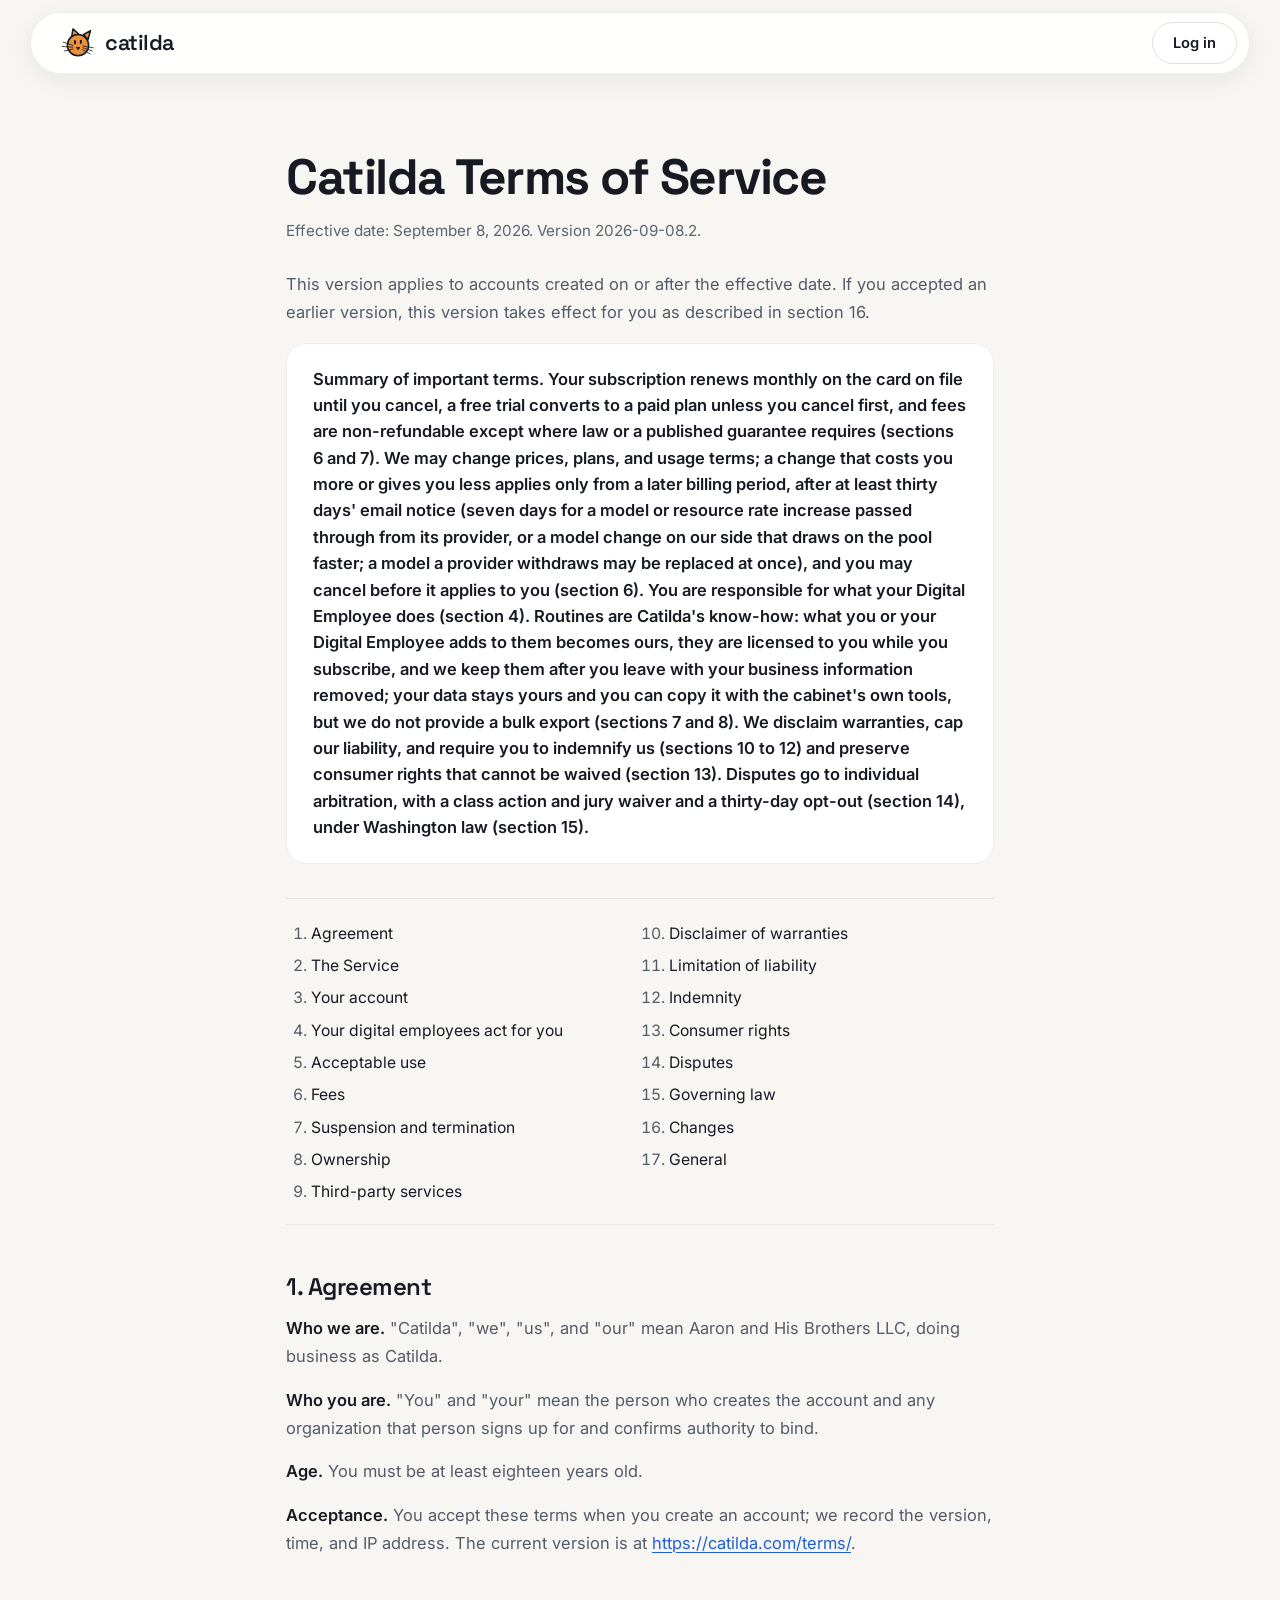
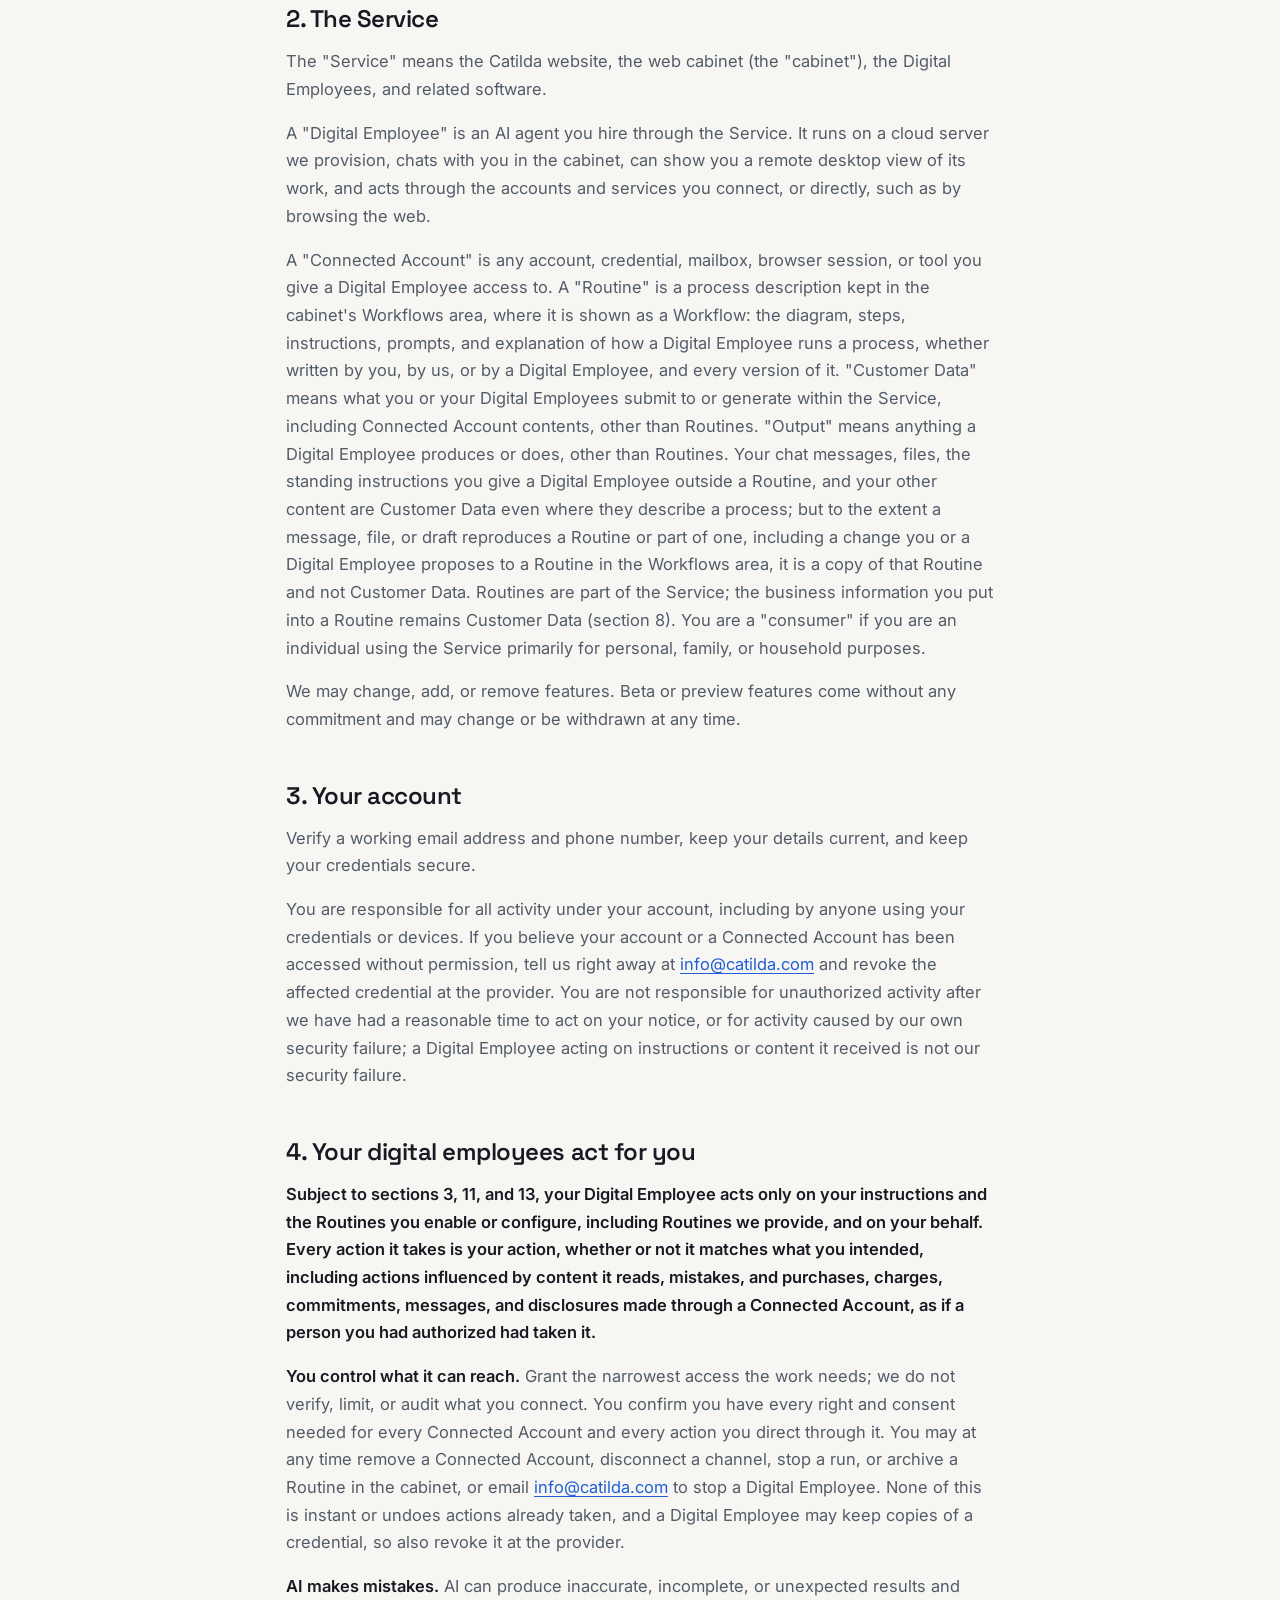
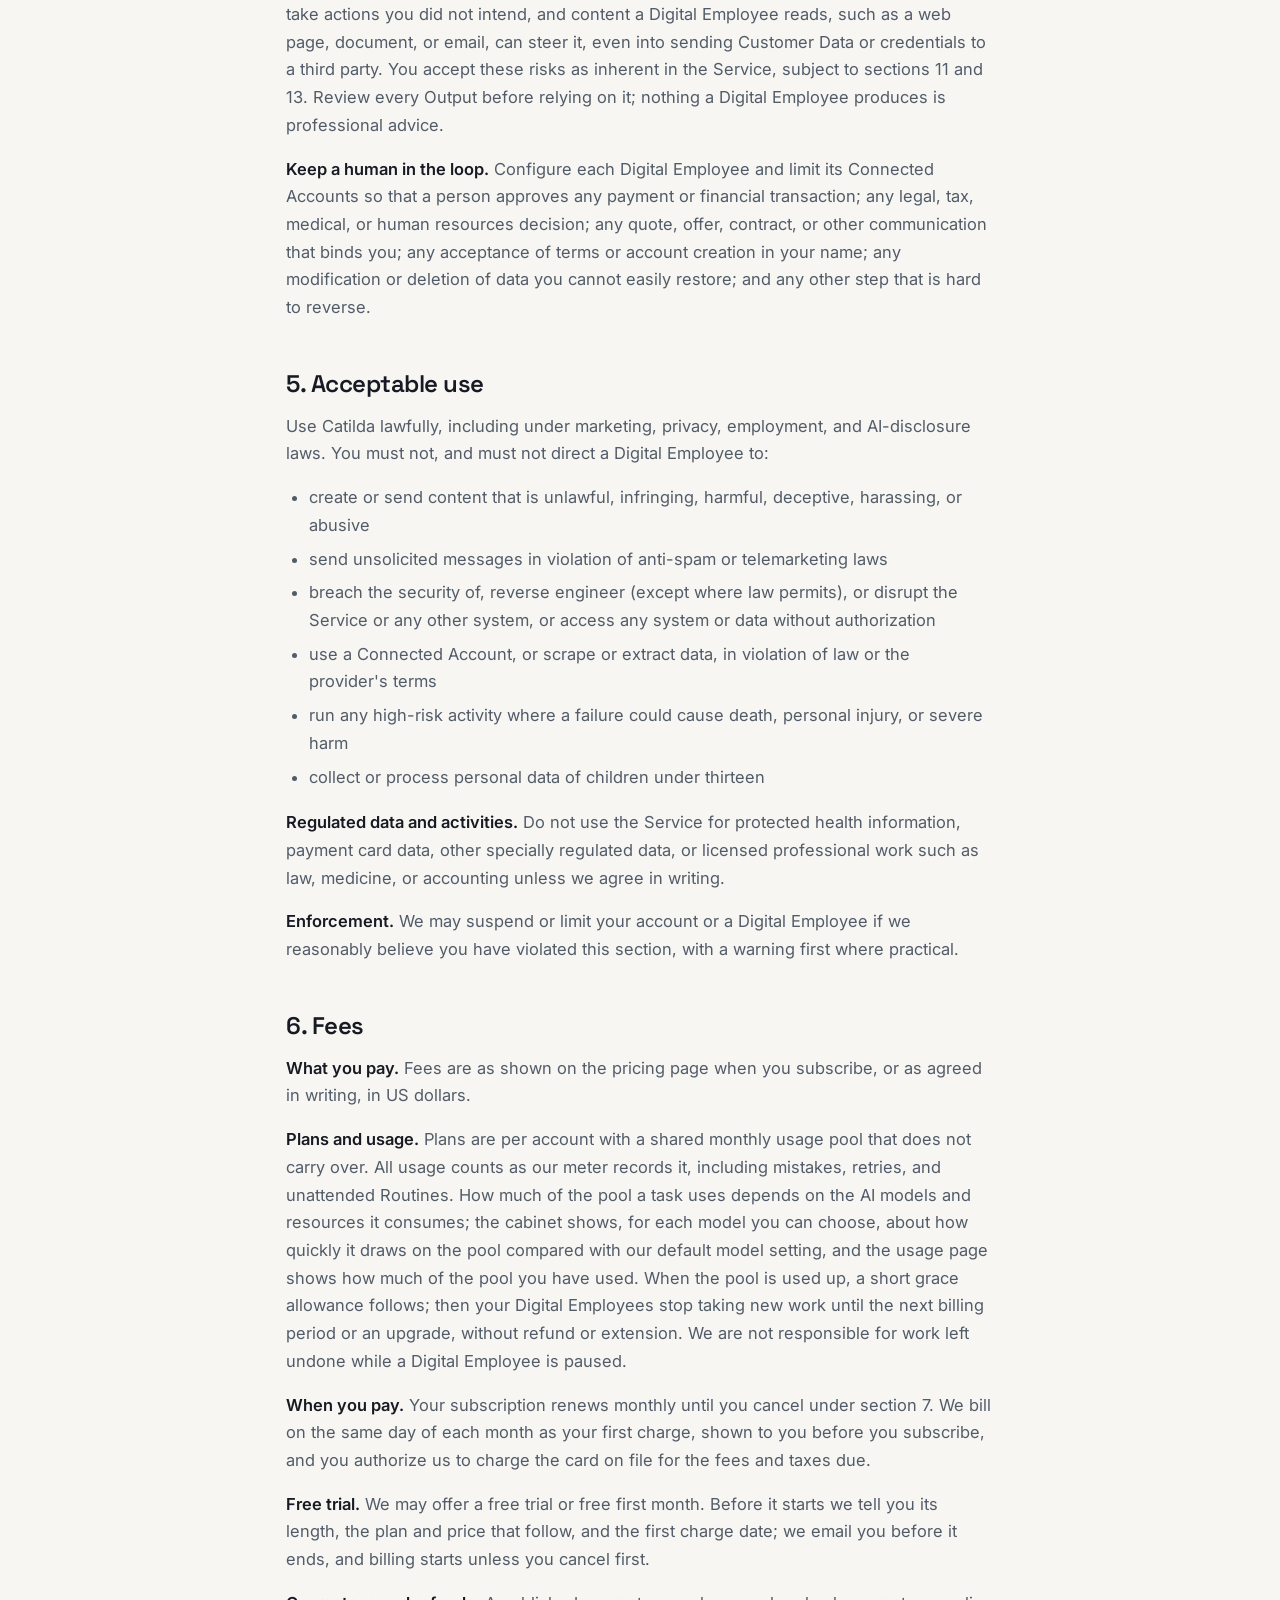
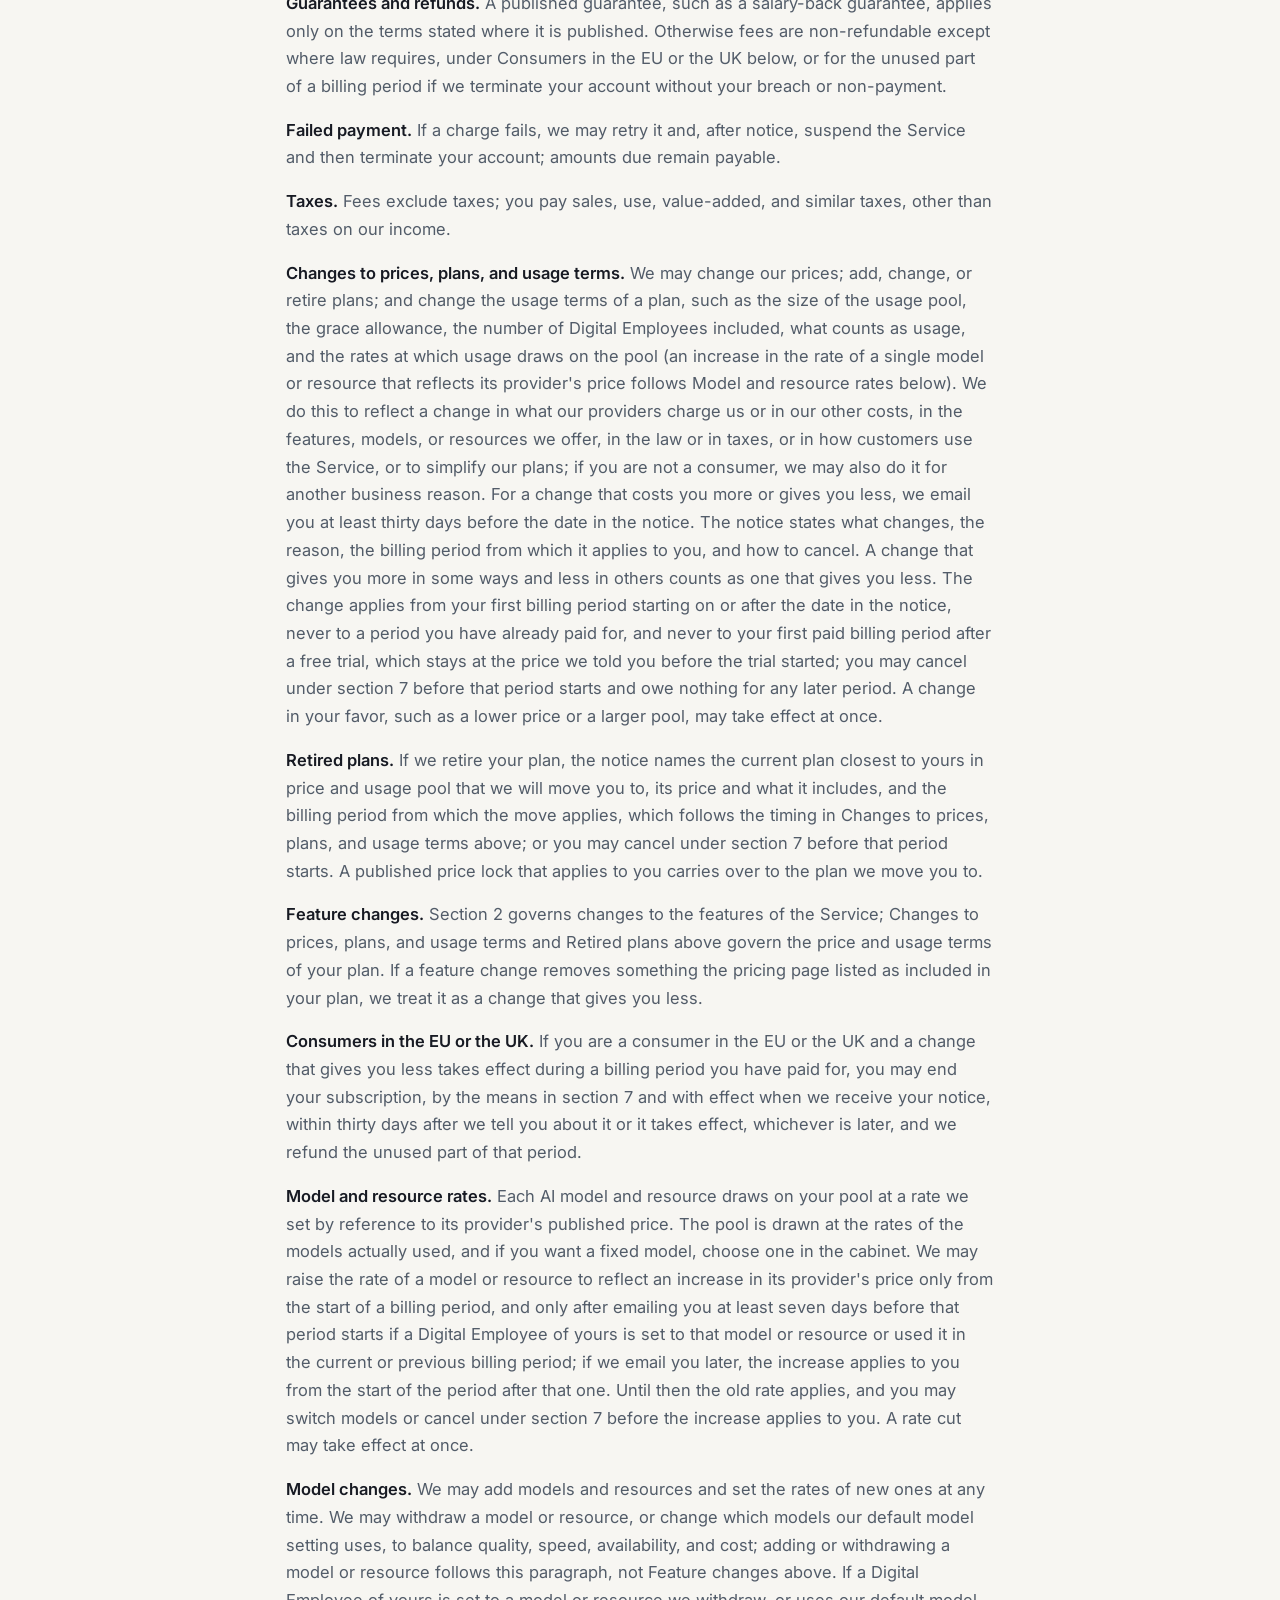
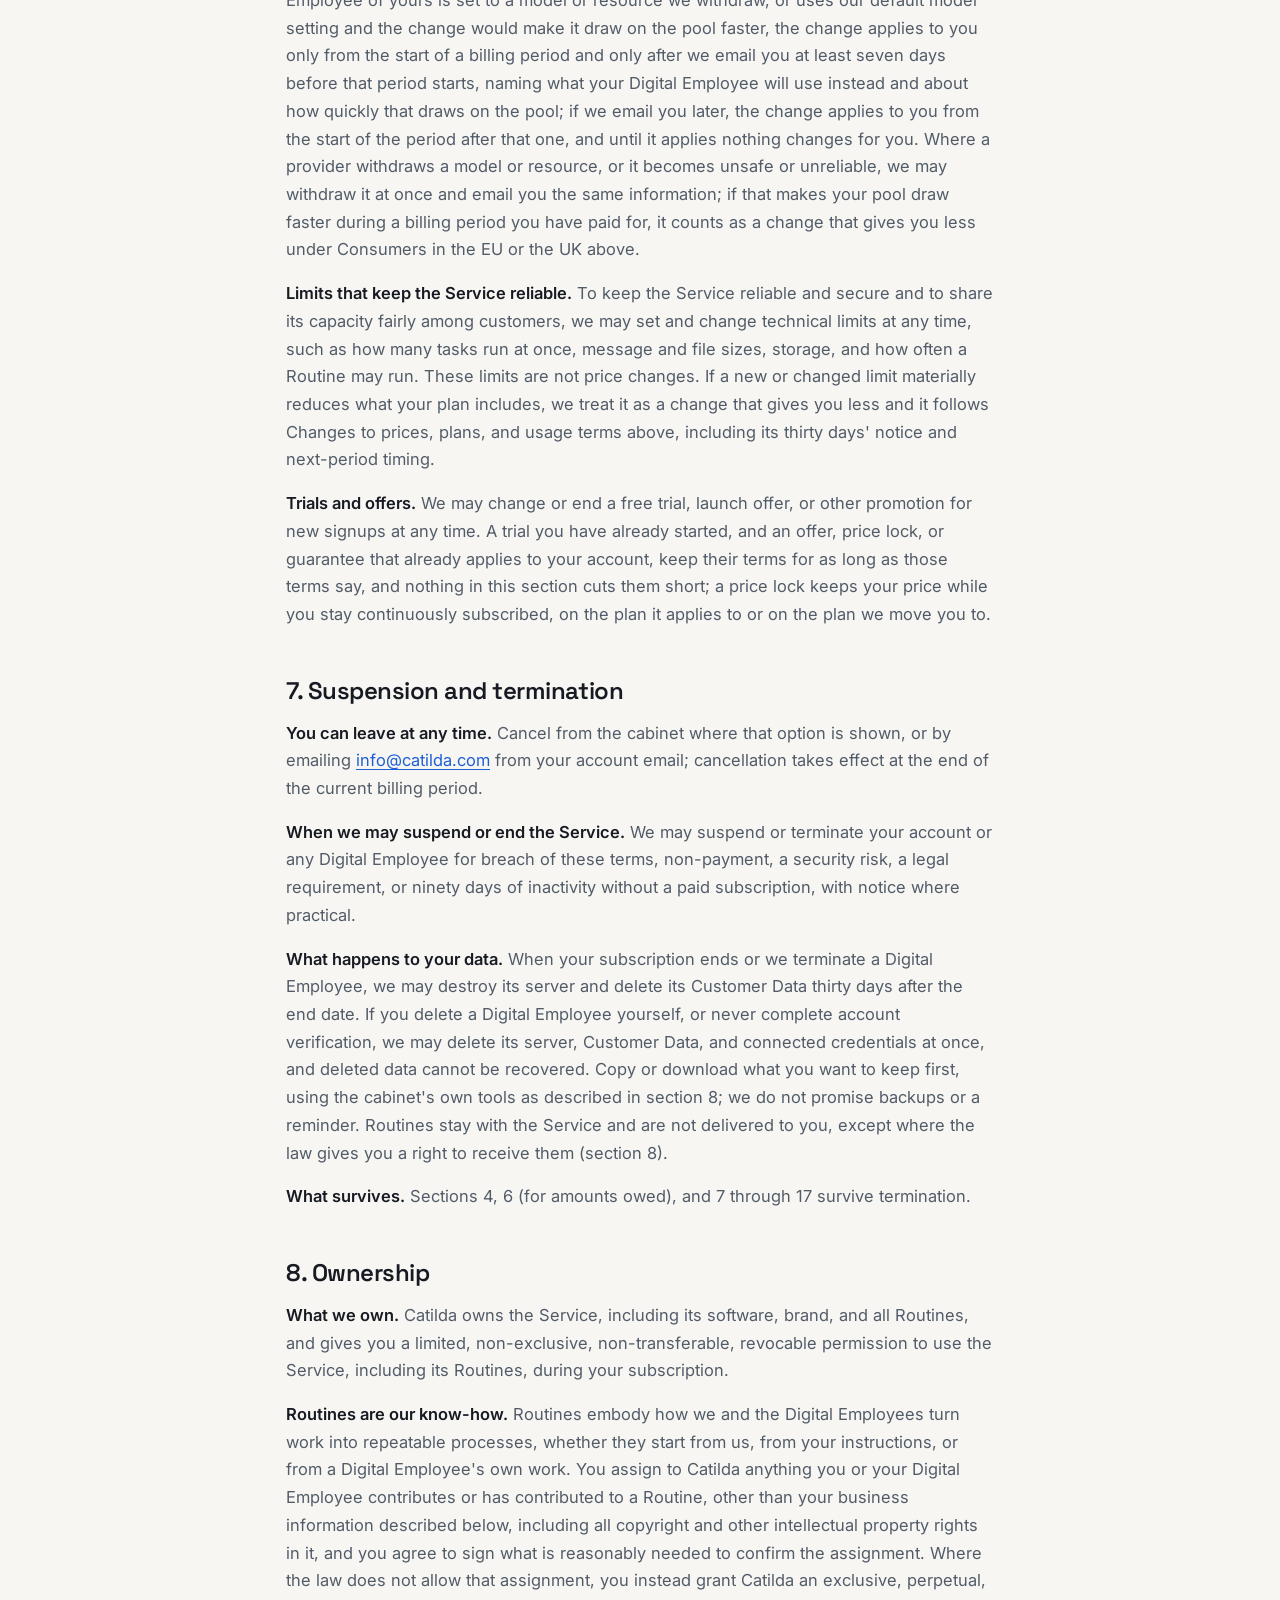
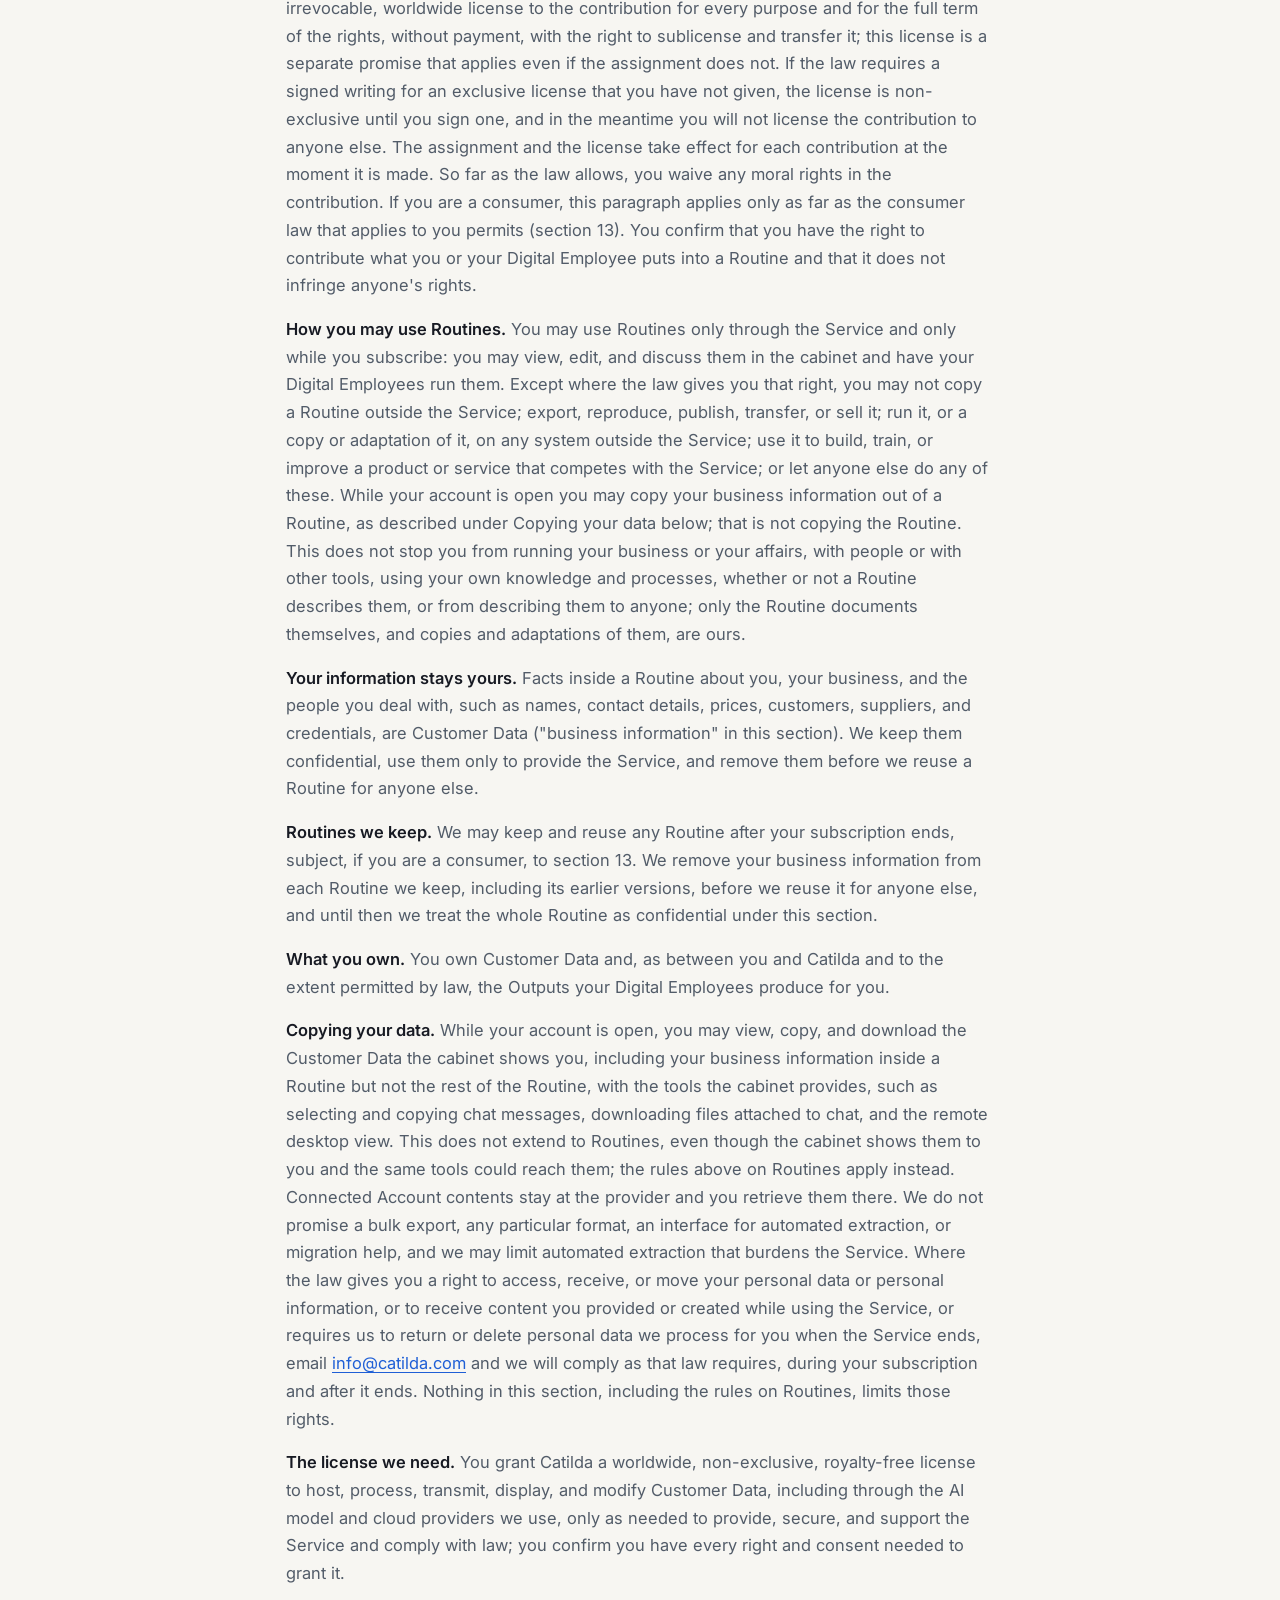
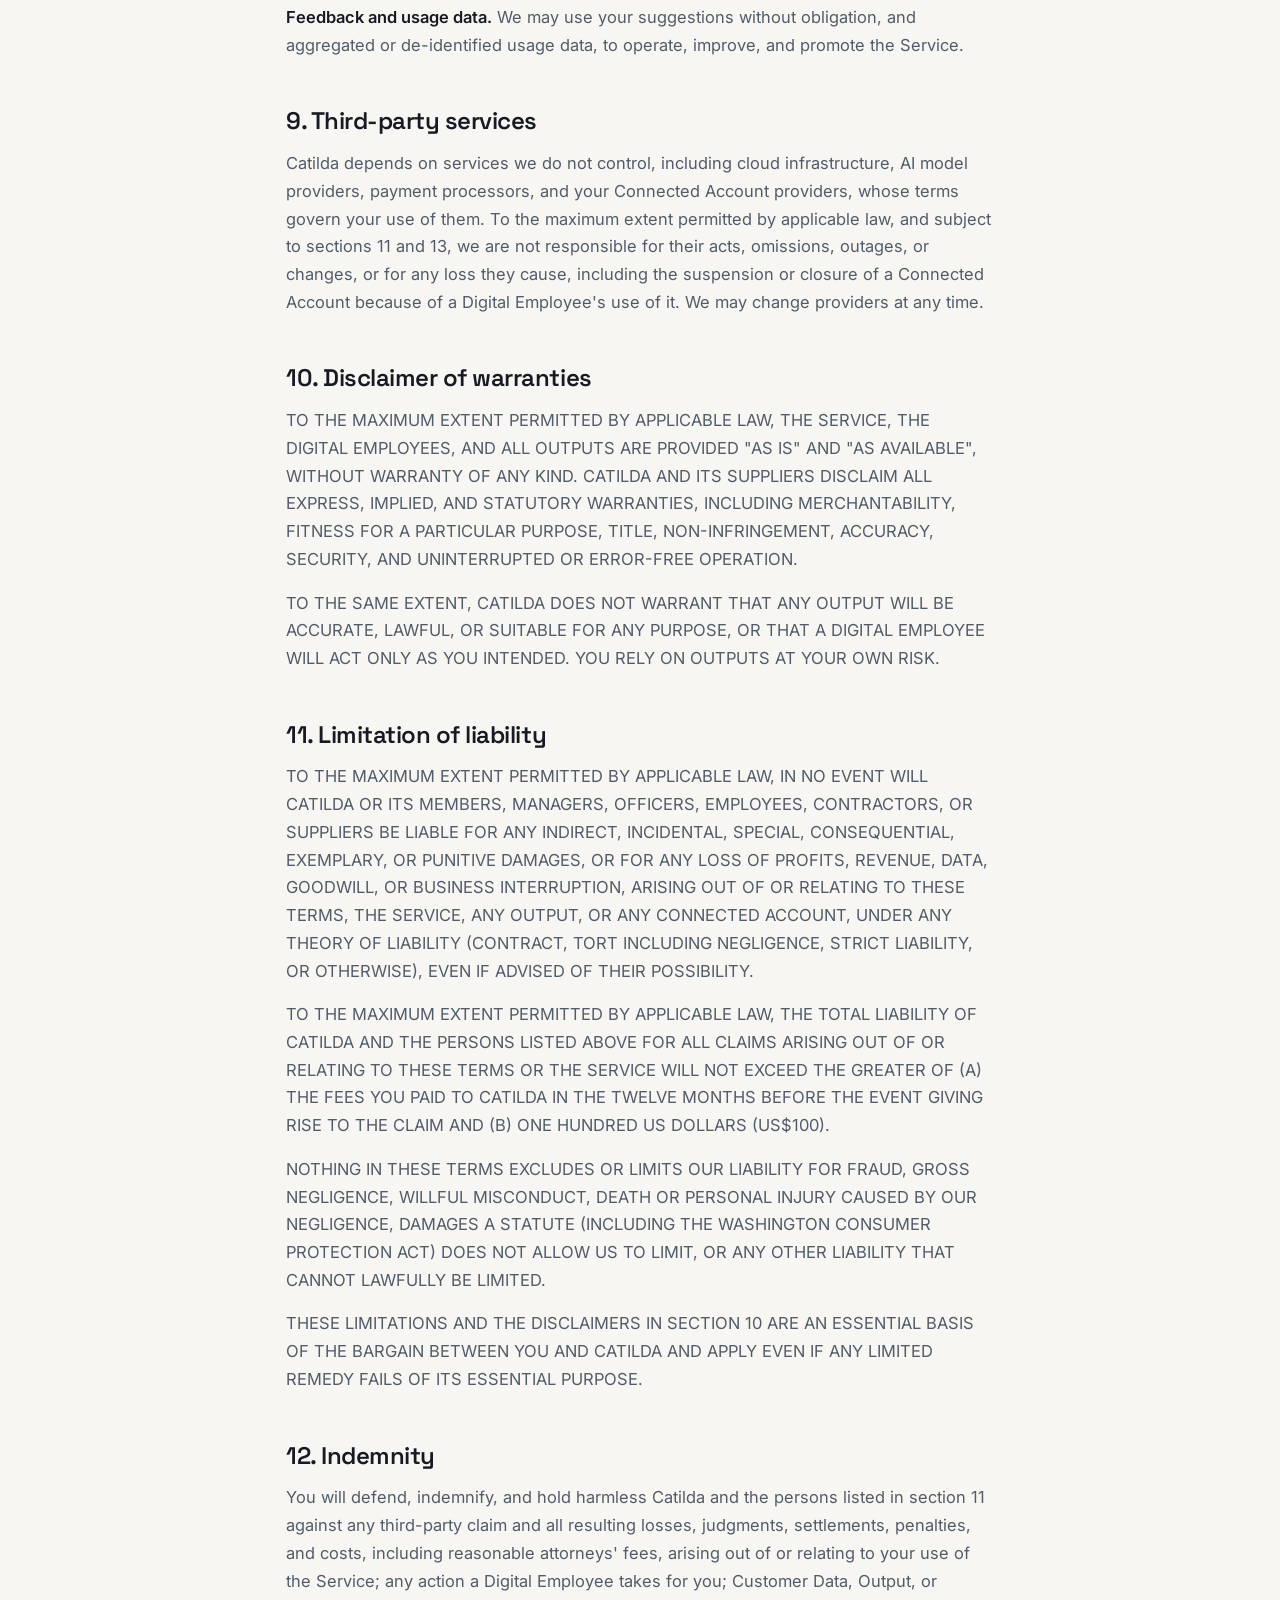
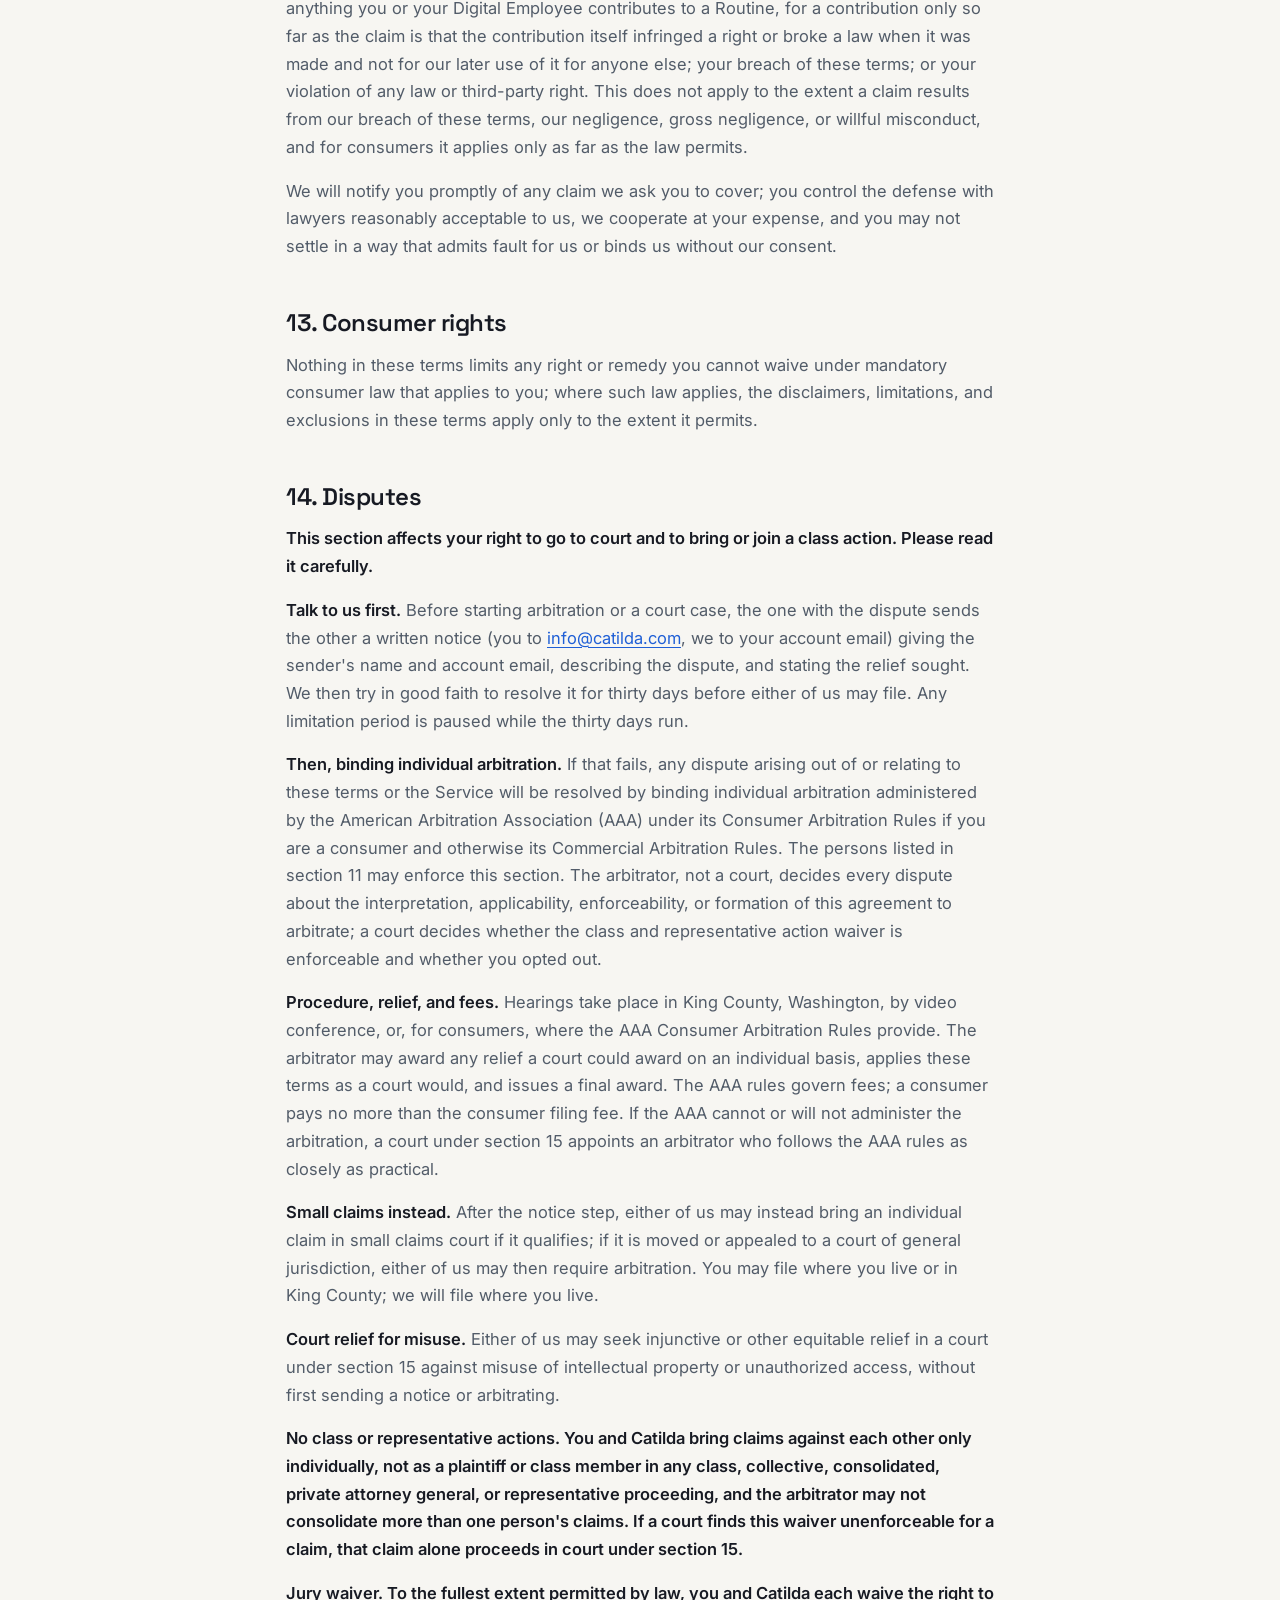
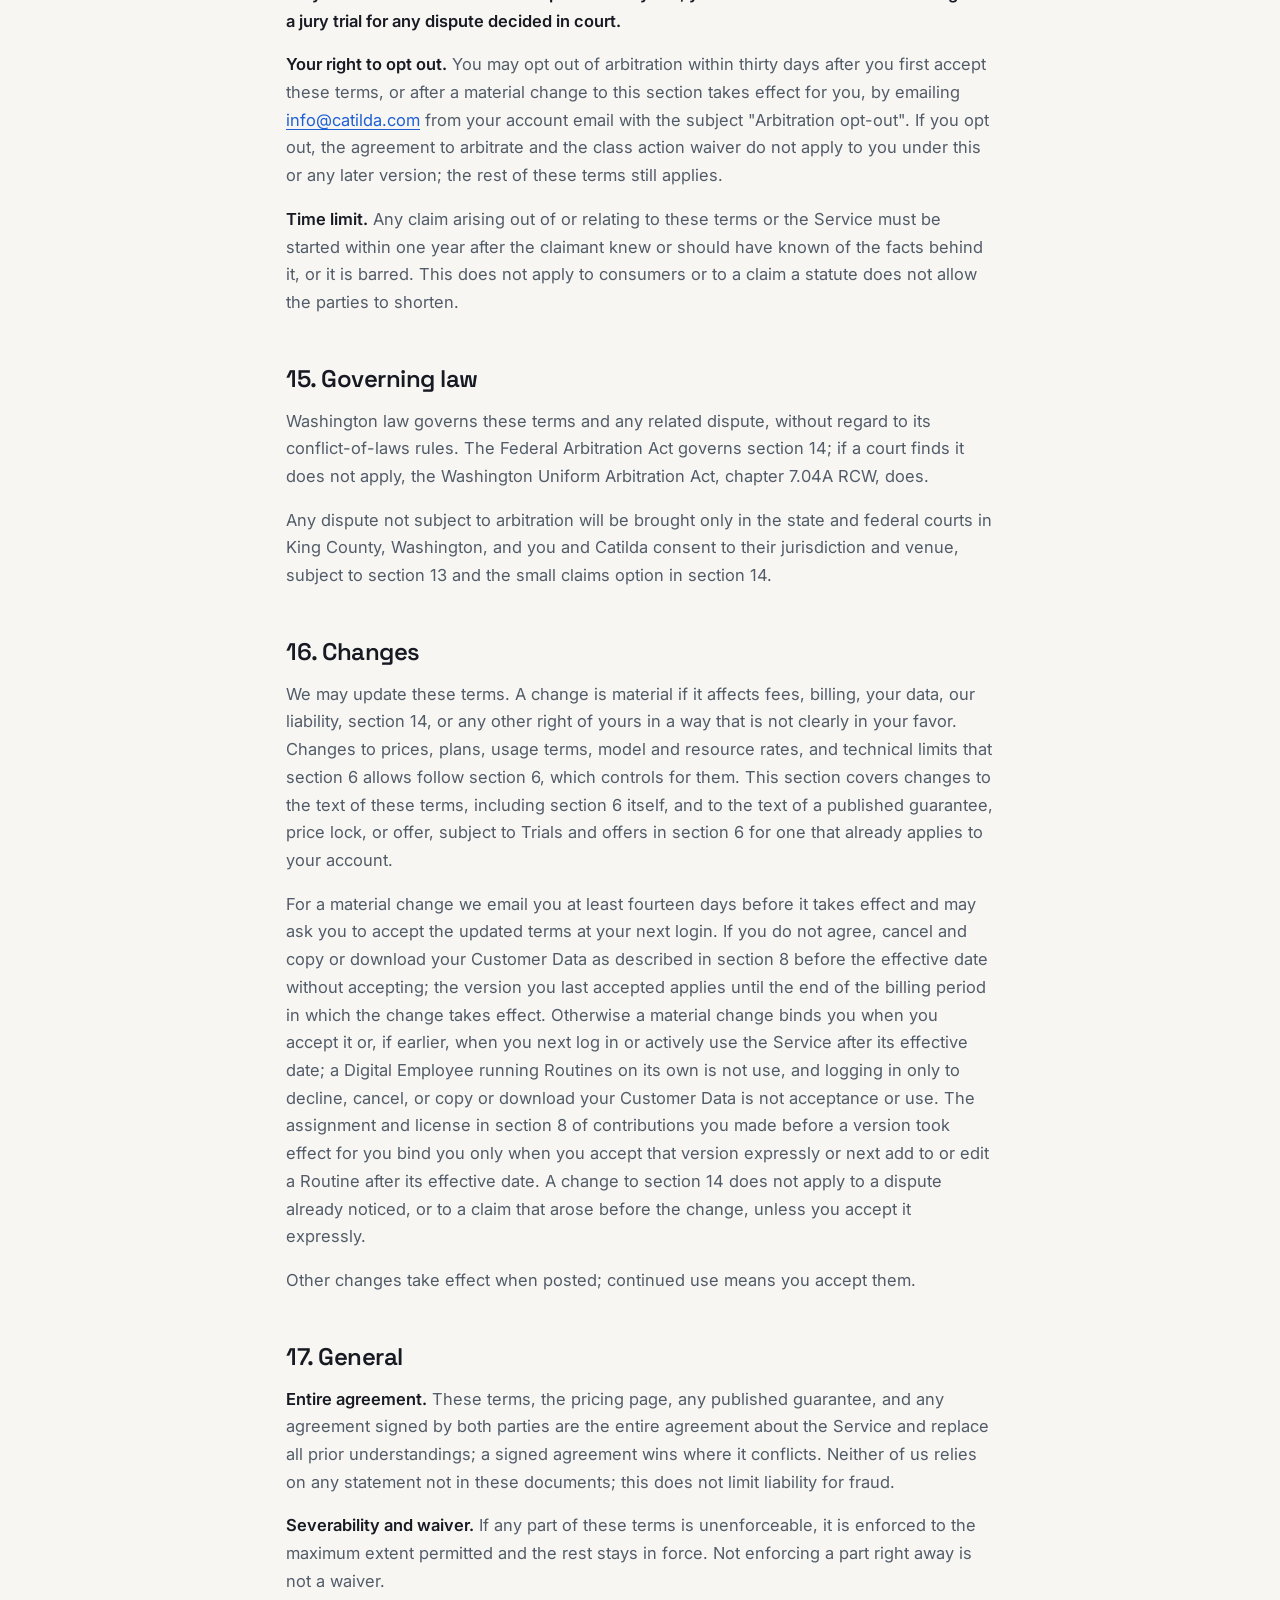
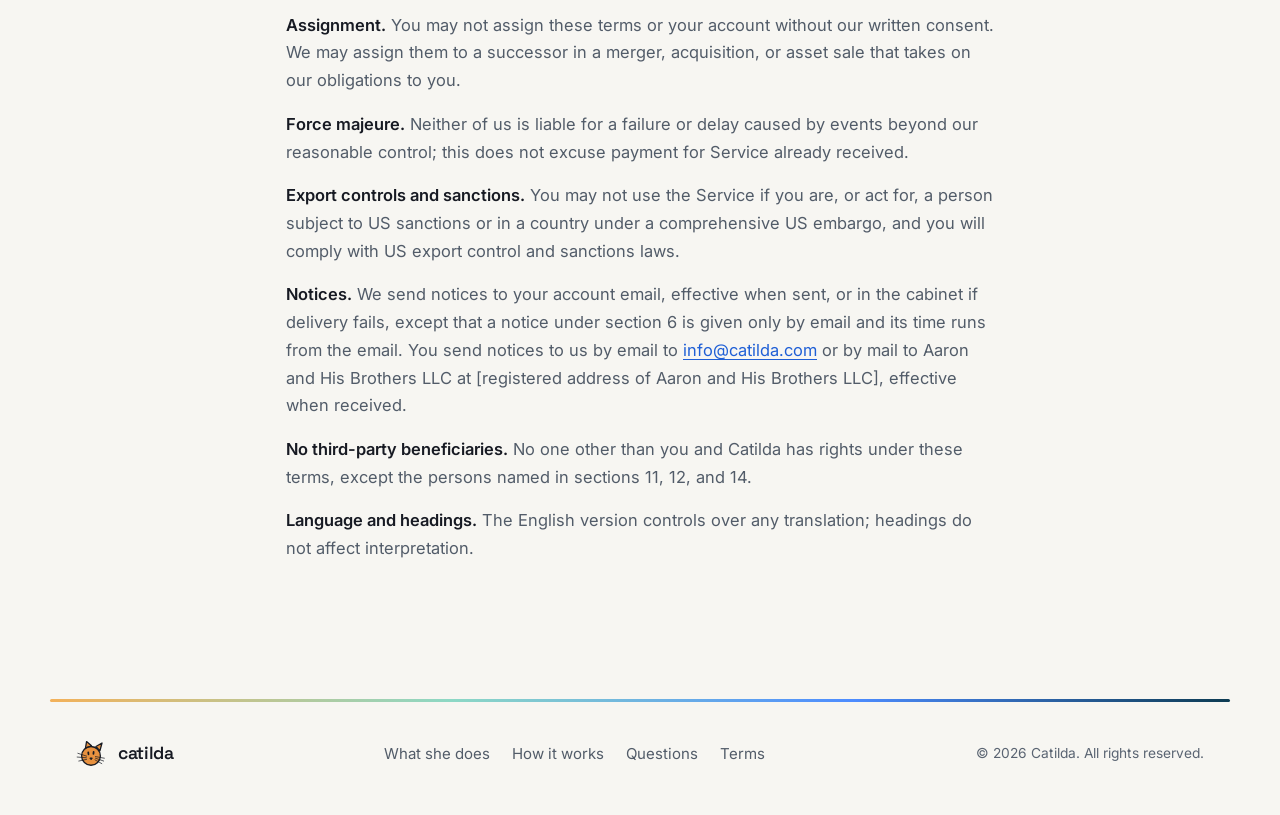
<file: terms/index.html>
<!DOCTYPE html>
<!-- ABOUTME: Catilda Terms of Service, the canonical legal page at /terms/ (static HTML, no build). -->
<!-- ABOUTME: Shares the landing palette, fonts, header and footer; version 2026-09-08.2 is what signup records. -->
<html lang="en">
<head>
<meta charset="UTF-8" />
<meta name="viewport" content="width=device-width, initial-scale=1.0" />
<title>Catilda · Terms of Service</title>
<meta name="description" content="The Catilda Terms of Service: what you agree to when you create an account and hire a Digital Employee from Aaron and His Brothers LLC, doing business as Catilda." />
<link rel="canonical" href="https://catilda.com/terms/">
<link rel="preconnect" href="https://fonts.googleapis.com">
<link rel="preconnect" href="https://fonts.gstatic.com" crossorigin>
<!-- Favicon: the full Catilda cat mark, absolute paths because this page lives one folder down.
     PNG fallback listed first for Safari (no SVG rel=icon support); Chrome/Firefox pick the SVG. -->
<link rel="icon" type="image/png" sizes="32x32" href="/favicon-32.png">
<link rel="apple-touch-icon" href="/apple-touch-icon.png">
<link rel="icon" type="image/svg+xml" href="/favicon.svg">
<link href="https://fonts.googleapis.com/css2?family=Inter:wght@400;500;600;700&family=JetBrains+Mono:wght@400;500&family=Space+Grotesk:wght@500;600;700&display=swap" rel="stylesheet">
<style>
/* ============================================================
   CATILDA · Terms of Service
   Tokens, header and footer copied from index.html so the two pages
   stay one site; the legal block below is the only page-specific CSS.
   Voice: plain, second person, no em dashes.
   ============================================================ */
:root{
  /* CATILDA brand palette. Seven colours, one job each.
     Cobalt is the working accent; bright cobalt is for gradients and glow only. */
  --cobalt:    #1F5FD6;  /* THE accent: buttons, links. 5.7:1 with white */
  --cobalt-br: #4D8CFF;  /* bright cobalt: gradients, glow, highlights on dark */
  --mint:      #8DD8C5;  /* light accent: ticks and marks on dark panels */
  --amber:     #F3B15A;  /* the warm pop, used sparingly */
  --orange:    #E8913F;  /* marmalade: the cat's fur, nothing else */
  --teal:      #0D3B52;  /* dark panels, emphasis text on cloud */
  --ink:       #171A23;  /* headings, deepest surface */
  --cloud:     #F7F6F2;  /* the page */
  --body:      #525C69;  /* body copy, 6.3:1 on cloud */
  --muted:     #5A6472;  /* quiet labels, 5.6:1 on cloud */

  --line:   rgba(23,26,35,.13);
  --line-2: rgba(23,26,35,.075);
  --shadow:    0 2px 6px rgba(23,26,35,.07), 0 30px 60px -28px rgba(23,26,35,.28);
  --radius: 20px;
  --maxw: 1180px;
  --ease: cubic-bezier(.2,.7,.2,1);
}
*{box-sizing:border-box;margin:0;padding:0}
html{scroll-behavior:smooth;scroll-padding-top:96px}
body{
  background:var(--cloud);
  color:var(--body);
  font-family:"Inter",system-ui,sans-serif;
  font-size:16.5px;line-height:1.68;
  -webkit-font-smoothing:antialiased;overflow-x:hidden;
}
h1,h2,h3{font-family:"Space Grotesk",sans-serif;color:var(--ink);line-height:1.08;letter-spacing:-.02em;font-weight:600}
a{color:inherit;text-decoration:none}
ul{list-style:none}
img,svg{display:block}
.wrap{max-width:var(--maxw);margin:0 auto;padding:0 26px}

/* buttons */
.btn{display:inline-flex;align-items:center;justify-content:center;gap:9px;font-weight:600;font-size:1rem;padding:0 28px;height:54px;border-radius:100px;border:1px solid transparent;transition:transform .2s var(--ease),box-shadow .3s,background .25s;white-space:nowrap}
.btn:hover{transform:translateY(-1px)}
.btn-ghost{background:#fff;color:var(--ink);border-color:var(--line)}
.btn-sm{height:42px;padding:0 20px;font-size:.92rem}

/* ============ the cat ============ */
/* One mark, recoloured by two vars. Inline styles on the symbol shapes
   use var() because document CSS cannot reach <use> shadow content. */
.cat{display:block;flex-shrink:0}
.lockup{display:flex;align-items:center;gap:10px}

/* ============ header (floating rounded bar) ============ */
body > header{position:fixed;top:12px;left:14px;right:14px;z-index:100}
.header-bar{display:flex;align-items:center;justify-content:space-between;gap:28px;background:rgba(255,255,255,.92);backdrop-filter:blur(10px);border:1px solid var(--line-2);border-radius:100px;padding:0 12px 0 30px;height:62px;max-width:1220px;margin:0 auto;box-shadow:0 6px 24px rgba(23,26,35,.07)}
.wordmark{font-family:"Space Grotesk",sans-serif;font-weight:600;font-size:1.35rem;color:var(--ink);letter-spacing:-.02em;line-height:1}
.header-cta{display:flex;gap:8px;align-items:center}

/* ============ legal page ============ */
/* One prose column, wide enough to read comfortably and narrow enough
   that a line of legal text does not run away. The top padding clears
   the floating header. */
.legal{max-width:760px;margin:0 auto;padding:150px 26px 56px}
.legal h1{font-size:clamp(2.2rem,5vw,3.1rem);font-weight:700;letter-spacing:-.03em;margin-bottom:14px}
.legal .effective{color:var(--muted);font-size:.95rem;margin-bottom:28px}
.legal .summary{background:#fff;border:1px solid var(--line-2);border-radius:var(--radius);padding:22px 26px;margin-bottom:34px;line-height:1.6}
.legal h2{font-size:1.5rem;line-height:1.2;margin:48px 0 14px}
.legal p{margin:0 0 16px}
.legal ul{list-style:disc;padding-left:1.4em;margin:0 0 18px}
.legal li{margin-bottom:6px}
.legal strong{color:var(--ink);font-weight:600}
.legal p a,.legal li a{color:var(--cobalt);text-decoration:underline;text-underline-offset:3px}
.legal p a:hover,.legal li a:hover{color:var(--teal)}

/* table of contents: two columns of section names, numbered by the list */
.toc{border-top:1px solid var(--line-2);border-bottom:1px solid var(--line-2);padding:22px 0 18px;margin-bottom:8px}
.toc h2{font-size:.84rem;font-weight:600;letter-spacing:.04em;text-transform:uppercase;color:var(--muted);margin:0 0 12px}
.toc ol{list-style:decimal;columns:2;column-gap:32px;padding-left:1.6em;font-size:.98rem}
.toc li{margin-bottom:6px;break-inside:avoid}
.legal .toc a{color:var(--ink);text-decoration:none}
.legal .toc a:hover{color:var(--cobalt);text-decoration:underline;text-underline-offset:3px}

/* footer */
body > footer{padding:64px 0 46px}
.foot{display:flex;justify-content:space-between;align-items:center;gap:28px;flex-wrap:wrap;padding-top:40px;position:relative}
.foot::before{content:"";position:absolute;top:0;left:0;right:0;height:3px;border-radius:3px;background:linear-gradient(90deg, var(--amber), var(--mint) 34%, var(--cobalt-br) 68%, var(--teal))}
.foot .fbrand{display:flex;align-items:center;gap:12px}
.foot nav{display:flex;gap:22px;flex-wrap:wrap;font-size:.94rem;color:var(--body)}
.foot nav a:hover{color:var(--ink)}
.foot small{color:var(--muted);font-size:.86rem}

/* responsive */
@media (max-width:620px){
  .header-bar{padding:0 6px 0 12px;gap:8px}
  .header-cta{gap:4px}
  .header-cta .btn-sm{padding:0 12px}
  .header-cta .btn-ghost{background:transparent;border-color:transparent;padding:0 6px}
  .lockup .cat{width:30px;height:30px}
  .lockup .wordmark{font-size:1.1rem}
  .legal{padding-top:124px}
  .toc ol{columns:1}
}
</style>
</head>
<body>

<!-- The cat mark. Referenced with <use>; recolour per instance with --cat-line / --cat-fur. -->
<svg width="0" height="0" style="position:absolute" aria-hidden="true">
  <symbol id="cat" viewBox="0 0 128 128">
    <g style="fill:var(--cat-fur,none);stroke:var(--cat-line,#171A23);stroke-width:5.5;stroke-linecap:round;stroke-linejoin:round">
      <path d="M40 41 L45 11 L66 29 Z"/>
      <path d="M85 32 L111 17 L102 51 Z"/>
      <circle cx="64" cy="72" r="40"/>
    </g>
    <g style="fill:var(--cat-line,#171A23)">
      <g transform="rotate(-5 52.75 61)"><rect class="eye" x="49" y="53" width="7.5" height="16" rx="3.75"/></g>
      <g transform="rotate(5 74.75 59.5)"><rect class="eye" x="71" y="51.5" width="7.5" height="16" rx="3.75"/></g>
    </g>
    <path style="fill:var(--cat-line,#171A23);stroke:var(--cat-line,#171A23);stroke-width:4;stroke-linejoin:round" d="M59 81 L69.5 81 L64.5 88.5 Z"/>
    <g style="fill:none;stroke:var(--cat-line,#171A23);stroke-width:3;stroke-linecap:round">
      <path d="M45 73 L8 61"/>
      <path d="M44 80 L5 77"/>
      <path d="M45 87 L12 94"/>
      <path d="M83 75 L121 82"/>
      <path d="M83 82 L118 94"/>
      <path d="M81 89 L110 105"/>
    </g>
  </symbol>
</svg>

<header>
  <div class="header-bar">
    <a class="lockup" href="/" aria-label="Catilda home">
      <svg class="cat" style="--cat-line:var(--ink);--cat-fur:var(--orange)" width="34" height="34"><use href="#cat"/></svg>
      <span class="wordmark">catilda</span>
    </a>
    <div class="header-cta">
      <a class="btn btn-ghost btn-sm" href="https://catilda.com/cabinet/login">Log in</a>
    </div>
  </div>
</header>

<main class="legal" id="top">

  <h1>Catilda Terms of Service</h1>
  <p class="effective">Effective date: September 8, 2026. Version 2026-09-08.2.</p>

  <p>This version applies to accounts created on or after the effective date. If you accepted an earlier version, this version takes effect for you as described in section 16.</p>

  <p class="summary"><strong>Summary of important terms. Your subscription renews monthly on the card on file until you cancel, a free trial converts to a paid plan unless you cancel first, and fees are non-refundable except where law or a published guarantee requires (sections 6 and 7). We may change prices, plans, and usage terms; a change that costs you more or gives you less applies only from a later billing period, after at least thirty days' email notice (seven days for a model or resource rate increase passed through from its provider, or a model change on our side that draws on the pool faster; a model a provider withdraws may be replaced at once), and you may cancel before it applies to you (section 6). You are responsible for what your Digital Employee does (section 4). Routines are Catilda's know-how: what you or your Digital Employee adds to them becomes ours, they are licensed to you while you subscribe, and we keep them after you leave with your business information removed; your data stays yours and you can copy it with the cabinet's own tools, but we do not provide a bulk export (sections 7 and 8). We disclaim warranties, cap our liability, and require you to indemnify us (sections 10 to 12) and preserve consumer rights that cannot be waived (section 13). Disputes go to individual arbitration, with a class action and jury waiver and a thirty-day opt-out (section 14), under Washington law (section 15).</strong></p>

  <nav class="toc" aria-label="Contents">
    <ol>
      <li><a href="#agreement">Agreement</a></li>
      <li><a href="#service">The Service</a></li>
      <li><a href="#account">Your account</a></li>
      <li><a href="#digital-employees">Your digital employees act for you</a></li>
      <li><a href="#acceptable-use">Acceptable use</a></li>
      <li><a href="#fees">Fees</a></li>
      <li><a href="#termination">Suspension and termination</a></li>
      <li><a href="#ownership">Ownership</a></li>
      <li><a href="#third-party">Third-party services</a></li>
      <li><a href="#disclaimer">Disclaimer of warranties</a></li>
      <li><a href="#liability">Limitation of liability</a></li>
      <li><a href="#indemnity">Indemnity</a></li>
      <li><a href="#consumer-rights">Consumer rights</a></li>
      <li><a href="#disputes">Disputes</a></li>
      <li><a href="#governing-law">Governing law</a></li>
      <li><a href="#changes">Changes</a></li>
      <li><a href="#general">General</a></li>
    </ol>
  </nav>

  <h2 id="agreement">1. Agreement</h2>

  <p><strong>Who we are.</strong> "Catilda", "we", "us", and "our" mean Aaron and His Brothers LLC, doing business as Catilda.</p>

  <p><strong>Who you are.</strong> "You" and "your" mean the person who creates the account and any organization that person signs up for and confirms authority to bind.</p>

  <p><strong>Age.</strong> You must be at least eighteen years old.</p>

  <p><strong>Acceptance.</strong> You accept these terms when you create an account; we record the version, time, and IP address. The current version is at <a href="https://catilda.com/terms/">https://catilda.com/terms/</a>.</p>

  <h2 id="service">2. The Service</h2>

  <p>The "Service" means the Catilda website, the web cabinet (the "cabinet"), the Digital Employees, and related software.</p>

  <p>A "Digital Employee" is an AI agent you hire through the Service. It runs on a cloud server we provision, chats with you in the cabinet, can show you a remote desktop view of its work, and acts through the accounts and services you connect, or directly, such as by browsing the web.</p>

  <p>A "Connected Account" is any account, credential, mailbox, browser session, or tool you give a Digital Employee access to. A "Routine" is a process description kept in the cabinet's Workflows area, where it is shown as a Workflow: the diagram, steps, instructions, prompts, and explanation of how a Digital Employee runs a process, whether written by you, by us, or by a Digital Employee, and every version of it. "Customer Data" means what you or your Digital Employees submit to or generate within the Service, including Connected Account contents, other than Routines. "Output" means anything a Digital Employee produces or does, other than Routines. Your chat messages, files, the standing instructions you give a Digital Employee outside a Routine, and your other content are Customer Data even where they describe a process; but to the extent a message, file, or draft reproduces a Routine or part of one, including a change you or a Digital Employee proposes to a Routine in the Workflows area, it is a copy of that Routine and not Customer Data. Routines are part of the Service; the business information you put into a Routine remains Customer Data (section 8). You are a "consumer" if you are an individual using the Service primarily for personal, family, or household purposes.</p>

  <p>We may change, add, or remove features. Beta or preview features come without any commitment and may change or be withdrawn at any time.</p>

  <h2 id="account">3. Your account</h2>

  <p>Verify a working email address and phone number, keep your details current, and keep your credentials secure.</p>

  <p>You are responsible for all activity under your account, including by anyone using your credentials or devices. If you believe your account or a Connected Account has been accessed without permission, tell us right away at <a href="mailto:info@catilda.com">info@catilda.com</a> and revoke the affected credential at the provider. You are not responsible for unauthorized activity after we have had a reasonable time to act on your notice, or for activity caused by our own security failure; a Digital Employee acting on instructions or content it received is not our security failure.</p>

  <h2 id="digital-employees">4. Your digital employees act for you</h2>

  <p><strong>Subject to sections 3, 11, and 13, your Digital Employee acts only on your instructions and the Routines you enable or configure, including Routines we provide, and on your behalf. Every action it takes is your action, whether or not it matches what you intended, including actions influenced by content it reads, mistakes, and purchases, charges, commitments, messages, and disclosures made through a Connected Account, as if a person you had authorized had taken it.</strong></p>

  <p><strong>You control what it can reach.</strong> Grant the narrowest access the work needs; we do not verify, limit, or audit what you connect. You confirm you have every right and consent needed for every Connected Account and every action you direct through it. You may at any time remove a Connected Account, disconnect a channel, stop a run, or archive a Routine in the cabinet, or email <a href="mailto:info@catilda.com">info@catilda.com</a> to stop a Digital Employee. None of this is instant or undoes actions already taken, and a Digital Employee may keep copies of a credential, so also revoke it at the provider.</p>

  <p><strong>AI makes mistakes.</strong> AI can produce inaccurate, incomplete, or unexpected results and take actions you did not intend, and content a Digital Employee reads, such as a web page, document, or email, can steer it, even into sending Customer Data or credentials to a third party. You accept these risks as inherent in the Service, subject to sections 11 and 13. Review every Output before relying on it; nothing a Digital Employee produces is professional advice.</p>

  <p><strong>Keep a human in the loop.</strong> Configure each Digital Employee and limit its Connected Accounts so that a person approves any payment or financial transaction; any legal, tax, medical, or human resources decision; any quote, offer, contract, or other communication that binds you; any acceptance of terms or account creation in your name; any modification or deletion of data you cannot easily restore; and any other step that is hard to reverse.</p>

  <h2 id="acceptable-use">5. Acceptable use</h2>

  <p>Use Catilda lawfully, including under marketing, privacy, employment, and AI-disclosure laws. You must not, and must not direct a Digital Employee to:</p>

  <ul>
    <li>create or send content that is unlawful, infringing, harmful, deceptive, harassing, or abusive</li>
    <li>send unsolicited messages in violation of anti-spam or telemarketing laws</li>
    <li>breach the security of, reverse engineer (except where law permits), or disrupt the Service or any other system, or access any system or data without authorization</li>
    <li>use a Connected Account, or scrape or extract data, in violation of law or the provider's terms</li>
    <li>run any high-risk activity where a failure could cause death, personal injury, or severe harm</li>
    <li>collect or process personal data of children under thirteen</li>
  </ul>

  <p><strong>Regulated data and activities.</strong> Do not use the Service for protected health information, payment card data, other specially regulated data, or licensed professional work such as law, medicine, or accounting unless we agree in writing.</p>

  <p><strong>Enforcement.</strong> We may suspend or limit your account or a Digital Employee if we reasonably believe you have violated this section, with a warning first where practical.</p>

  <h2 id="fees">6. Fees</h2>

  <p><strong>What you pay.</strong> Fees are as shown on the pricing page when you subscribe, or as agreed in writing, in US dollars.</p>

  <p><strong>Plans and usage.</strong> Plans are per account with a shared monthly usage pool that does not carry over. All usage counts as our meter records it, including mistakes, retries, and unattended Routines. How much of the pool a task uses depends on the AI models and resources it consumes; the cabinet shows, for each model you can choose, about how quickly it draws on the pool compared with our default model setting, and the usage page shows how much of the pool you have used. When the pool is used up, a short grace allowance follows; then your Digital Employees stop taking new work until the next billing period or an upgrade, without refund or extension. We are not responsible for work left undone while a Digital Employee is paused.</p>

  <p><strong>When you pay.</strong> Your subscription renews monthly until you cancel under section 7. We bill on the same day of each month as your first charge, shown to you before you subscribe, and you authorize us to charge the card on file for the fees and taxes due.</p>

  <p><strong>Free trial.</strong> We may offer a free trial or free first month. Before it starts we tell you its length, the plan and price that follow, and the first charge date; we email you before it ends, and billing starts unless you cancel first.</p>

  <p><strong>Guarantees and refunds.</strong> A published guarantee, such as a salary-back guarantee, applies only on the terms stated where it is published. Otherwise fees are non-refundable except where law requires, under Consumers in the EU or the UK below, or for the unused part of a billing period if we terminate your account without your breach or non-payment.</p>

  <p><strong>Failed payment.</strong> If a charge fails, we may retry it and, after notice, suspend the Service and then terminate your account; amounts due remain payable.</p>

  <p><strong>Taxes.</strong> Fees exclude taxes; you pay sales, use, value-added, and similar taxes, other than taxes on our income.</p>

  <p><strong>Changes to prices, plans, and usage terms.</strong> We may change our prices; add, change, or retire plans; and change the usage terms of a plan, such as the size of the usage pool, the grace allowance, the number of Digital Employees included, what counts as usage, and the rates at which usage draws on the pool (an increase in the rate of a single model or resource that reflects its provider's price follows Model and resource rates below). We do this to reflect a change in what our providers charge us or in our other costs, in the features, models, or resources we offer, in the law or in taxes, or in how customers use the Service, or to simplify our plans; if you are not a consumer, we may also do it for another business reason. For a change that costs you more or gives you less, we email you at least thirty days before the date in the notice. The notice states what changes, the reason, the billing period from which it applies to you, and how to cancel. A change that gives you more in some ways and less in others counts as one that gives you less. The change applies from your first billing period starting on or after the date in the notice, never to a period you have already paid for, and never to your first paid billing period after a free trial, which stays at the price we told you before the trial started; you may cancel under section 7 before that period starts and owe nothing for any later period. A change in your favor, such as a lower price or a larger pool, may take effect at once.</p>
  <p><strong>Retired plans.</strong> If we retire your plan, the notice names the current plan closest to yours in price and usage pool that we will move you to, its price and what it includes, and the billing period from which the move applies, which follows the timing in Changes to prices, plans, and usage terms above; or you may cancel under section 7 before that period starts. A published price lock that applies to you carries over to the plan we move you to.</p>
  <p><strong>Feature changes.</strong> Section 2 governs changes to the features of the Service; Changes to prices, plans, and usage terms and Retired plans above govern the price and usage terms of your plan. If a feature change removes something the pricing page listed as included in your plan, we treat it as a change that gives you less.</p>
  <p><strong>Consumers in the EU or the UK.</strong> If you are a consumer in the EU or the UK and a change that gives you less takes effect during a billing period you have paid for, you may end your subscription, by the means in section 7 and with effect when we receive your notice, within thirty days after we tell you about it or it takes effect, whichever is later, and we refund the unused part of that period.</p>
  <p><strong>Model and resource rates.</strong> Each AI model and resource draws on your pool at a rate we set by reference to its provider's published price. The pool is drawn at the rates of the models actually used, and if you want a fixed model, choose one in the cabinet. We may raise the rate of a model or resource to reflect an increase in its provider's price only from the start of a billing period, and only after emailing you at least seven days before that period starts if a Digital Employee of yours is set to that model or resource or used it in the current or previous billing period; if we email you later, the increase applies to you from the start of the period after that one. Until then the old rate applies, and you may switch models or cancel under section 7 before the increase applies to you. A rate cut may take effect at once.</p>
  <p><strong>Model changes.</strong> We may add models and resources and set the rates of new ones at any time. We may withdraw a model or resource, or change which models our default model setting uses, to balance quality, speed, availability, and cost; adding or withdrawing a model or resource follows this paragraph, not Feature changes above. If a Digital Employee of yours is set to a model or resource we withdraw, or uses our default model setting and the change would make it draw on the pool faster, the change applies to you only from the start of a billing period and only after we email you at least seven days before that period starts, naming what your Digital Employee will use instead and about how quickly that draws on the pool; if we email you later, the change applies to you from the start of the period after that one, and until it applies nothing changes for you. Where a provider withdraws a model or resource, or it becomes unsafe or unreliable, we may withdraw it at once and email you the same information; if that makes your pool draw faster during a billing period you have paid for, it counts as a change that gives you less under Consumers in the EU or the UK above.</p>
  <p><strong>Limits that keep the Service reliable.</strong> To keep the Service reliable and secure and to share its capacity fairly among customers, we may set and change technical limits at any time, such as how many tasks run at once, message and file sizes, storage, and how often a Routine may run. These limits are not price changes. If a new or changed limit materially reduces what your plan includes, we treat it as a change that gives you less and it follows Changes to prices, plans, and usage terms above, including its thirty days' notice and next-period timing.</p>
  <p><strong>Trials and offers.</strong> We may change or end a free trial, launch offer, or other promotion for new signups at any time. A trial you have already started, and an offer, price lock, or guarantee that already applies to your account, keep their terms for as long as those terms say, and nothing in this section cuts them short; a price lock keeps your price while you stay continuously subscribed, on the plan it applies to or on the plan we move you to.</p>

  <h2 id="termination">7. Suspension and termination</h2>

  <p><strong>You can leave at any time.</strong> Cancel from the cabinet where that option is shown, or by emailing <a href="mailto:info@catilda.com">info@catilda.com</a> from your account email; cancellation takes effect at the end of the current billing period.</p>

  <p><strong>When we may suspend or end the Service.</strong> We may suspend or terminate your account or any Digital Employee for breach of these terms, non-payment, a security risk, a legal requirement, or ninety days of inactivity without a paid subscription, with notice where practical.</p>

  <p><strong>What happens to your data.</strong> When your subscription ends or we terminate a Digital Employee, we may destroy its server and delete its Customer Data thirty days after the end date. If you delete a Digital Employee yourself, or never complete account verification, we may delete its server, Customer Data, and connected credentials at once, and deleted data cannot be recovered. Copy or download what you want to keep first, using the cabinet's own tools as described in section 8; we do not promise backups or a reminder. Routines stay with the Service and are not delivered to you, except where the law gives you a right to receive them (section 8).</p>

  <p><strong>What survives.</strong> Sections 4, 6 (for amounts owed), and 7 through 17 survive termination.</p>

  <h2 id="ownership">8. Ownership</h2>

  <p><strong>What we own.</strong> Catilda owns the Service, including its software, brand, and all Routines, and gives you a limited, non-exclusive, non-transferable, revocable permission to use the Service, including its Routines, during your subscription.</p>

  <p><strong>Routines are our know-how.</strong> Routines embody how we and the Digital Employees turn work into repeatable processes, whether they start from us, from your instructions, or from a Digital Employee's own work. You assign to Catilda anything you or your Digital Employee contributes or has contributed to a Routine, other than your business information described below, including all copyright and other intellectual property rights in it, and you agree to sign what is reasonably needed to confirm the assignment. Where the law does not allow that assignment, you instead grant Catilda an exclusive, perpetual, irrevocable, worldwide license to the contribution for every purpose and for the full term of the rights, without payment, with the right to sublicense and transfer it; this license is a separate promise that applies even if the assignment does not. If the law requires a signed writing for an exclusive license that you have not given, the license is non-exclusive until you sign one, and in the meantime you will not license the contribution to anyone else. The assignment and the license take effect for each contribution at the moment it is made. So far as the law allows, you waive any moral rights in the contribution. If you are a consumer, this paragraph applies only as far as the consumer law that applies to you permits (section 13). You confirm that you have the right to contribute what you or your Digital Employee puts into a Routine and that it does not infringe anyone's rights.</p>

  <p><strong>How you may use Routines.</strong> You may use Routines only through the Service and only while you subscribe: you may view, edit, and discuss them in the cabinet and have your Digital Employees run them. Except where the law gives you that right, you may not copy a Routine outside the Service; export, reproduce, publish, transfer, or sell it; run it, or a copy or adaptation of it, on any system outside the Service; use it to build, train, or improve a product or service that competes with the Service; or let anyone else do any of these. While your account is open you may copy your business information out of a Routine, as described under Copying your data below; that is not copying the Routine. This does not stop you from running your business or your affairs, with people or with other tools, using your own knowledge and processes, whether or not a Routine describes them, or from describing them to anyone; only the Routine documents themselves, and copies and adaptations of them, are ours.</p>

  <p><strong>Your information stays yours.</strong> Facts inside a Routine about you, your business, and the people you deal with, such as names, contact details, prices, customers, suppliers, and credentials, are Customer Data ("business information" in this section). We keep them confidential, use them only to provide the Service, and remove them before we reuse a Routine for anyone else.</p>

  <p><strong>Routines we keep.</strong> We may keep and reuse any Routine after your subscription ends, subject, if you are a consumer, to section 13. We remove your business information from each Routine we keep, including its earlier versions, before we reuse it for anyone else, and until then we treat the whole Routine as confidential under this section.</p>

  <p><strong>What you own.</strong> You own Customer Data and, as between you and Catilda and to the extent permitted by law, the Outputs your Digital Employees produce for you.</p>

  <p><strong>Copying your data.</strong> While your account is open, you may view, copy, and download the Customer Data the cabinet shows you, including your business information inside a Routine but not the rest of the Routine, with the tools the cabinet provides, such as selecting and copying chat messages, downloading files attached to chat, and the remote desktop view. This does not extend to Routines, even though the cabinet shows them to you and the same tools could reach them; the rules above on Routines apply instead. Connected Account contents stay at the provider and you retrieve them there. We do not promise a bulk export, any particular format, an interface for automated extraction, or migration help, and we may limit automated extraction that burdens the Service. Where the law gives you a right to access, receive, or move your personal data or personal information, or to receive content you provided or created while using the Service, or requires us to return or delete personal data we process for you when the Service ends, email <a href="mailto:info@catilda.com">info@catilda.com</a> and we will comply as that law requires, during your subscription and after it ends. Nothing in this section, including the rules on Routines, limits those rights.</p>

  <p><strong>The license we need.</strong> You grant Catilda a worldwide, non-exclusive, royalty-free license to host, process, transmit, display, and modify Customer Data, including through the AI model and cloud providers we use, only as needed to provide, secure, and support the Service and comply with law; you confirm you have every right and consent needed to grant it.</p>

  <p><strong>Feedback and usage data.</strong> We may use your suggestions without obligation, and aggregated or de-identified usage data, to operate, improve, and promote the Service.</p>

  <h2 id="third-party">9. Third-party services</h2>

  <p>Catilda depends on services we do not control, including cloud infrastructure, AI model providers, payment processors, and your Connected Account providers, whose terms govern your use of them. To the maximum extent permitted by applicable law, and subject to sections 11 and 13, we are not responsible for their acts, omissions, outages, or changes, or for any loss they cause, including the suspension or closure of a Connected Account because of a Digital Employee's use of it. We may change providers at any time.</p>

  <h2 id="disclaimer">10. Disclaimer of warranties</h2>

  <p>TO THE MAXIMUM EXTENT PERMITTED BY APPLICABLE LAW, THE SERVICE, THE DIGITAL EMPLOYEES, AND ALL OUTPUTS ARE PROVIDED "AS IS" AND "AS AVAILABLE", WITHOUT WARRANTY OF ANY KIND. CATILDA AND ITS SUPPLIERS DISCLAIM ALL EXPRESS, IMPLIED, AND STATUTORY WARRANTIES, INCLUDING MERCHANTABILITY, FITNESS FOR A PARTICULAR PURPOSE, TITLE, NON-INFRINGEMENT, ACCURACY, SECURITY, AND UNINTERRUPTED OR ERROR-FREE OPERATION.</p>

  <p>TO THE SAME EXTENT, CATILDA DOES NOT WARRANT THAT ANY OUTPUT WILL BE ACCURATE, LAWFUL, OR SUITABLE FOR ANY PURPOSE, OR THAT A DIGITAL EMPLOYEE WILL ACT ONLY AS YOU INTENDED. YOU RELY ON OUTPUTS AT YOUR OWN RISK.</p>

  <h2 id="liability">11. Limitation of liability</h2>

  <p>TO THE MAXIMUM EXTENT PERMITTED BY APPLICABLE LAW, IN NO EVENT WILL CATILDA OR ITS MEMBERS, MANAGERS, OFFICERS, EMPLOYEES, CONTRACTORS, OR SUPPLIERS BE LIABLE FOR ANY INDIRECT, INCIDENTAL, SPECIAL, CONSEQUENTIAL, EXEMPLARY, OR PUNITIVE DAMAGES, OR FOR ANY LOSS OF PROFITS, REVENUE, DATA, GOODWILL, OR BUSINESS INTERRUPTION, ARISING OUT OF OR RELATING TO THESE TERMS, THE SERVICE, ANY OUTPUT, OR ANY CONNECTED ACCOUNT, UNDER ANY THEORY OF LIABILITY (CONTRACT, TORT INCLUDING NEGLIGENCE, STRICT LIABILITY, OR OTHERWISE), EVEN IF ADVISED OF THEIR POSSIBILITY.</p>

  <p>TO THE MAXIMUM EXTENT PERMITTED BY APPLICABLE LAW, THE TOTAL LIABILITY OF CATILDA AND THE PERSONS LISTED ABOVE FOR ALL CLAIMS ARISING OUT OF OR RELATING TO THESE TERMS OR THE SERVICE WILL NOT EXCEED THE GREATER OF (A) THE FEES YOU PAID TO CATILDA IN THE TWELVE MONTHS BEFORE THE EVENT GIVING RISE TO THE CLAIM AND (B) ONE HUNDRED US DOLLARS (US$100).</p>

  <p>NOTHING IN THESE TERMS EXCLUDES OR LIMITS OUR LIABILITY FOR FRAUD, GROSS NEGLIGENCE, WILLFUL MISCONDUCT, DEATH OR PERSONAL INJURY CAUSED BY OUR NEGLIGENCE, DAMAGES A STATUTE (INCLUDING THE WASHINGTON CONSUMER PROTECTION ACT) DOES NOT ALLOW US TO LIMIT, OR ANY OTHER LIABILITY THAT CANNOT LAWFULLY BE LIMITED.</p>

  <p>THESE LIMITATIONS AND THE DISCLAIMERS IN SECTION 10 ARE AN ESSENTIAL BASIS OF THE BARGAIN BETWEEN YOU AND CATILDA AND APPLY EVEN IF ANY LIMITED REMEDY FAILS OF ITS ESSENTIAL PURPOSE.</p>

  <h2 id="indemnity">12. Indemnity</h2>

  <p>You will defend, indemnify, and hold harmless Catilda and the persons listed in section 11 against any third-party claim and all resulting losses, judgments, settlements, penalties, and costs, including reasonable attorneys' fees, arising out of or relating to your use of the Service; any action a Digital Employee takes for you; Customer Data, Output, or anything you or your Digital Employee contributes to a Routine, for a contribution only so far as the claim is that the contribution itself infringed a right or broke a law when it was made and not for our later use of it for anyone else; your breach of these terms; or your violation of any law or third-party right. This does not apply to the extent a claim results from our breach of these terms, our negligence, gross negligence, or willful misconduct, and for consumers it applies only as far as the law permits.</p>

  <p>We will notify you promptly of any claim we ask you to cover; you control the defense with lawyers reasonably acceptable to us, we cooperate at your expense, and you may not settle in a way that admits fault for us or binds us without our consent.</p>

  <h2 id="consumer-rights">13. Consumer rights</h2>

  <p>Nothing in these terms limits any right or remedy you cannot waive under mandatory consumer law that applies to you; where such law applies, the disclaimers, limitations, and exclusions in these terms apply only to the extent it permits.</p>

  <h2 id="disputes">14. Disputes</h2>

  <p><strong>This section affects your right to go to court and to bring or join a class action. Please read it carefully.</strong></p>

  <p><strong>Talk to us first.</strong> Before starting arbitration or a court case, the one with the dispute sends the other a written notice (you to <a href="mailto:info@catilda.com">info@catilda.com</a>, we to your account email) giving the sender's name and account email, describing the dispute, and stating the relief sought. We then try in good faith to resolve it for thirty days before either of us may file. Any limitation period is paused while the thirty days run.</p>

  <p><strong>Then, binding individual arbitration.</strong> If that fails, any dispute arising out of or relating to these terms or the Service will be resolved by binding individual arbitration administered by the American Arbitration Association (AAA) under its Consumer Arbitration Rules if you are a consumer and otherwise its Commercial Arbitration Rules. The persons listed in section 11 may enforce this section. The arbitrator, not a court, decides every dispute about the interpretation, applicability, enforceability, or formation of this agreement to arbitrate; a court decides whether the class and representative action waiver is enforceable and whether you opted out.</p>

  <p><strong>Procedure, relief, and fees.</strong> Hearings take place in King County, Washington, by video conference, or, for consumers, where the AAA Consumer Arbitration Rules provide. The arbitrator may award any relief a court could award on an individual basis, applies these terms as a court would, and issues a final award. The AAA rules govern fees; a consumer pays no more than the consumer filing fee. If the AAA cannot or will not administer the arbitration, a court under section 15 appoints an arbitrator who follows the AAA rules as closely as practical.</p>

  <p><strong>Small claims instead.</strong> After the notice step, either of us may instead bring an individual claim in small claims court if it qualifies; if it is moved or appealed to a court of general jurisdiction, either of us may then require arbitration. You may file where you live or in King County; we will file where you live.</p>

  <p><strong>Court relief for misuse.</strong> Either of us may seek injunctive or other equitable relief in a court under section 15 against misuse of intellectual property or unauthorized access, without first sending a notice or arbitrating.</p>

  <p><strong>No class or representative actions. You and Catilda bring claims against each other only individually, not as a plaintiff or class member in any class, collective, consolidated, private attorney general, or representative proceeding, and the arbitrator may not consolidate more than one person's claims. If a court finds this waiver unenforceable for a claim, that claim alone proceeds in court under section 15.</strong></p>

  <p><strong>Jury waiver. To the fullest extent permitted by law, you and Catilda each waive the right to a jury trial for any dispute decided in court.</strong></p>

  <p><strong>Your right to opt out.</strong> You may opt out of arbitration within thirty days after you first accept these terms, or after a material change to this section takes effect for you, by emailing <a href="mailto:info@catilda.com">info@catilda.com</a> from your account email with the subject "Arbitration opt-out". If you opt out, the agreement to arbitrate and the class action waiver do not apply to you under this or any later version; the rest of these terms still applies.</p>

  <p><strong>Time limit.</strong> Any claim arising out of or relating to these terms or the Service must be started within one year after the claimant knew or should have known of the facts behind it, or it is barred. This does not apply to consumers or to a claim a statute does not allow the parties to shorten.</p>

  <h2 id="governing-law">15. Governing law</h2>

  <p>Washington law governs these terms and any related dispute, without regard to its conflict-of-laws rules. The Federal Arbitration Act governs section 14; if a court finds it does not apply, the Washington Uniform Arbitration Act, chapter 7.04A RCW, does.</p>

  <p>Any dispute not subject to arbitration will be brought only in the state and federal courts in King County, Washington, and you and Catilda consent to their jurisdiction and venue, subject to section 13 and the small claims option in section 14.</p>

  <h2 id="changes">16. Changes</h2>

  <p>We may update these terms. A change is material if it affects fees, billing, your data, our liability, section 14, or any other right of yours in a way that is not clearly in your favor. Changes to prices, plans, usage terms, model and resource rates, and technical limits that section 6 allows follow section 6, which controls for them. This section covers changes to the text of these terms, including section 6 itself, and to the text of a published guarantee, price lock, or offer, subject to Trials and offers in section 6 for one that already applies to your account.</p>

  <p>For a material change we email you at least fourteen days before it takes effect and may ask you to accept the updated terms at your next login. If you do not agree, cancel and copy or download your Customer Data as described in section 8 before the effective date without accepting; the version you last accepted applies until the end of the billing period in which the change takes effect. Otherwise a material change binds you when you accept it or, if earlier, when you next log in or actively use the Service after its effective date; a Digital Employee running Routines on its own is not use, and logging in only to decline, cancel, or copy or download your Customer Data is not acceptance or use. The assignment and license in section 8 of contributions you made before a version took effect for you bind you only when you accept that version expressly or next add to or edit a Routine after its effective date. A change to section 14 does not apply to a dispute already noticed, or to a claim that arose before the change, unless you accept it expressly.</p>

  <p>Other changes take effect when posted; continued use means you accept them.</p>

  <h2 id="general">17. General</h2>

  <p><strong>Entire agreement.</strong> These terms, the pricing page, any published guarantee, and any agreement signed by both parties are the entire agreement about the Service and replace all prior understandings; a signed agreement wins where it conflicts. Neither of us relies on any statement not in these documents; this does not limit liability for fraud.</p>

  <p><strong>Severability and waiver.</strong> If any part of these terms is unenforceable, it is enforced to the maximum extent permitted and the rest stays in force. Not enforcing a part right away is not a waiver.</p>

  <p><strong>Assignment.</strong> You may not assign these terms or your account without our written consent. We may assign them to a successor in a merger, acquisition, or asset sale that takes on our obligations to you.</p>

  <p><strong>Force majeure.</strong> Neither of us is liable for a failure or delay caused by events beyond our reasonable control; this does not excuse payment for Service already received.</p>

  <p><strong>Export controls and sanctions.</strong> You may not use the Service if you are, or act for, a person subject to US sanctions or in a country under a comprehensive US embargo, and you will comply with US export control and sanctions laws.</p>

  <p><strong>Notices.</strong> We send notices to your account email, effective when sent, or in the cabinet if delivery fails, except that a notice under section 6 is given only by email and its time runs from the email. You send notices to us by email to <a href="mailto:info@catilda.com">info@catilda.com</a> or by mail to Aaron and His Brothers LLC at [registered address of Aaron and His Brothers LLC], effective when received.</p>

  <p><strong>No third-party beneficiaries.</strong> No one other than you and Catilda has rights under these terms, except the persons named in sections 11, 12, and 14.</p>

  <p><strong>Language and headings.</strong> The English version controls over any translation; headings do not affect interpretation.</p>

</main>

<footer>
  <div class="wrap foot">
    <div class="fbrand"><svg class="cat" aria-hidden="true" style="--cat-line:var(--ink);--cat-fur:var(--orange)" width="30" height="30"><use href="#cat"/></svg><a class="wordmark" href="/" style="font-size:1.1rem">catilda</a></div>
    <nav>
      <a href="/#what">What she does</a>
      <a href="/#how">How it works</a>
      <a href="/#faq">Questions</a>
      <a href="/terms/">Terms</a>
    </nav>
    <small>© 2026 Catilda. All rights reserved.</small>
  </div>
</footer>

</body>
</html>
</file>
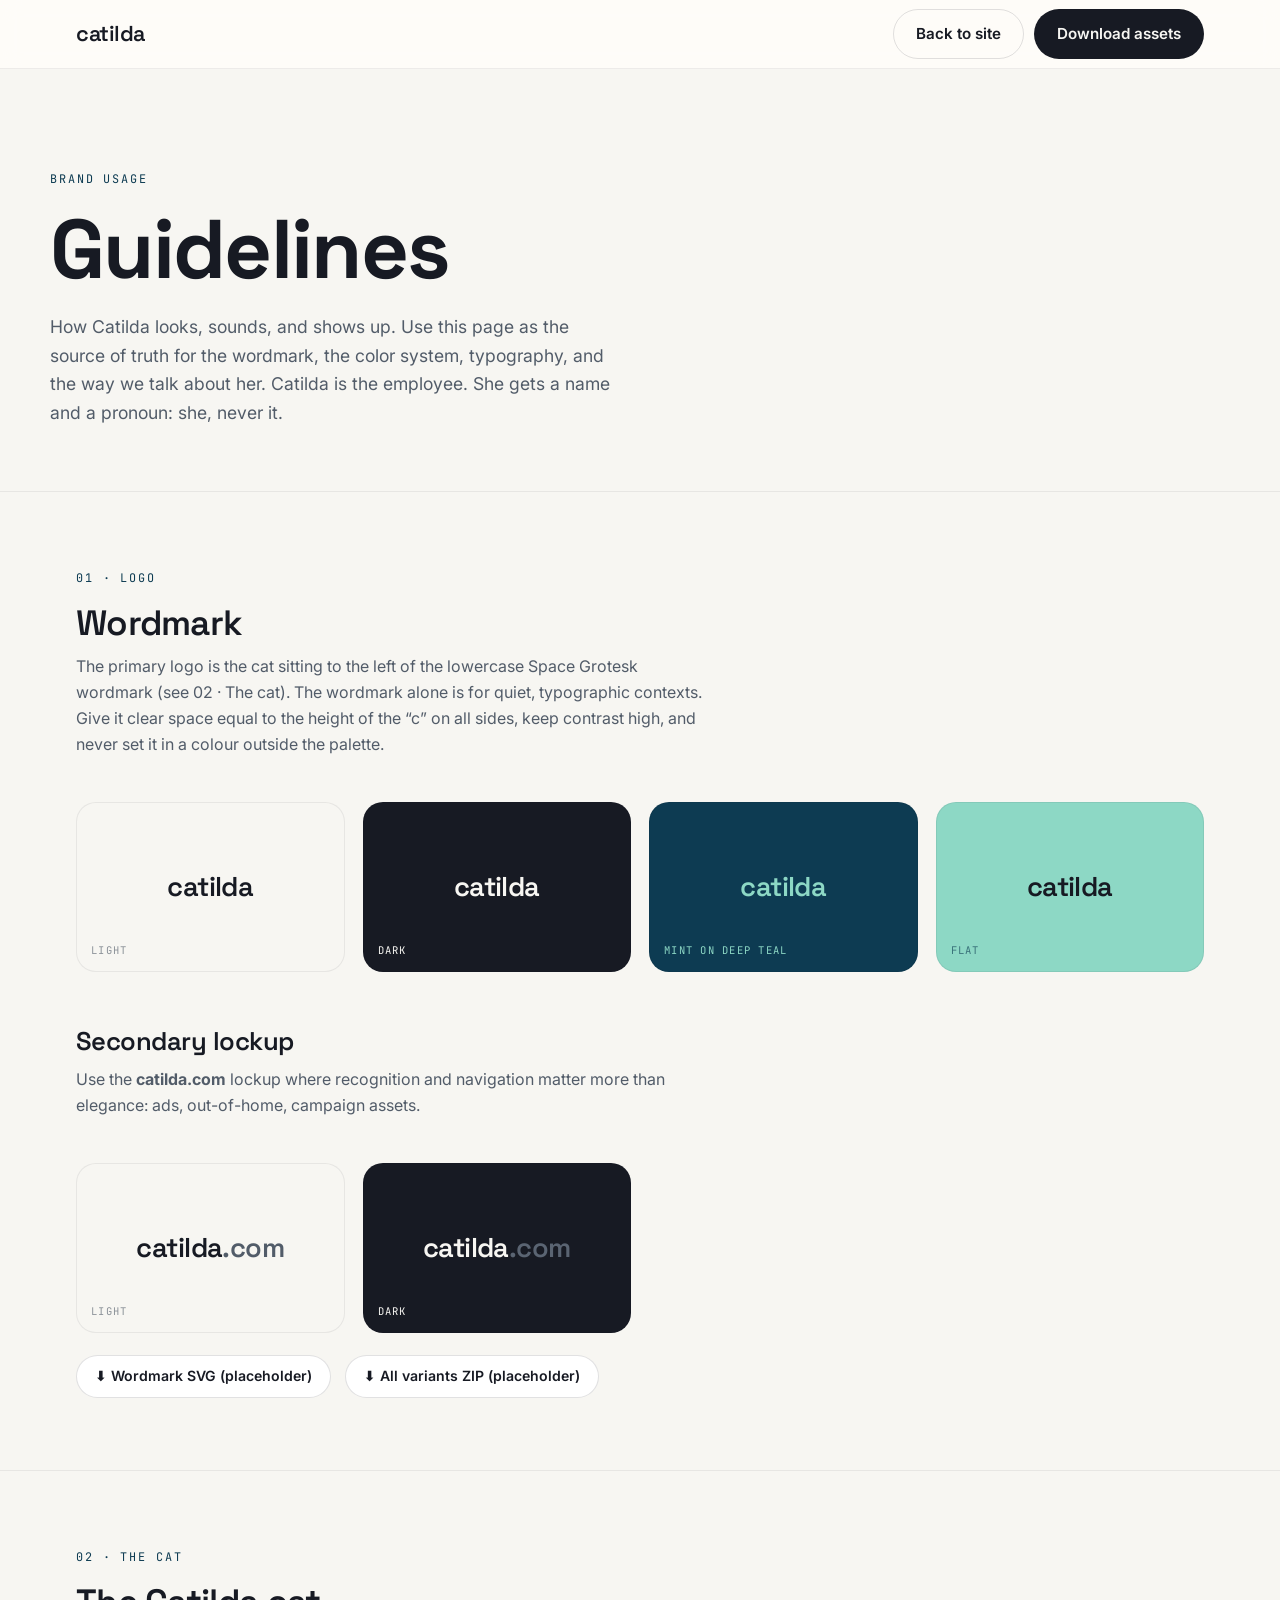
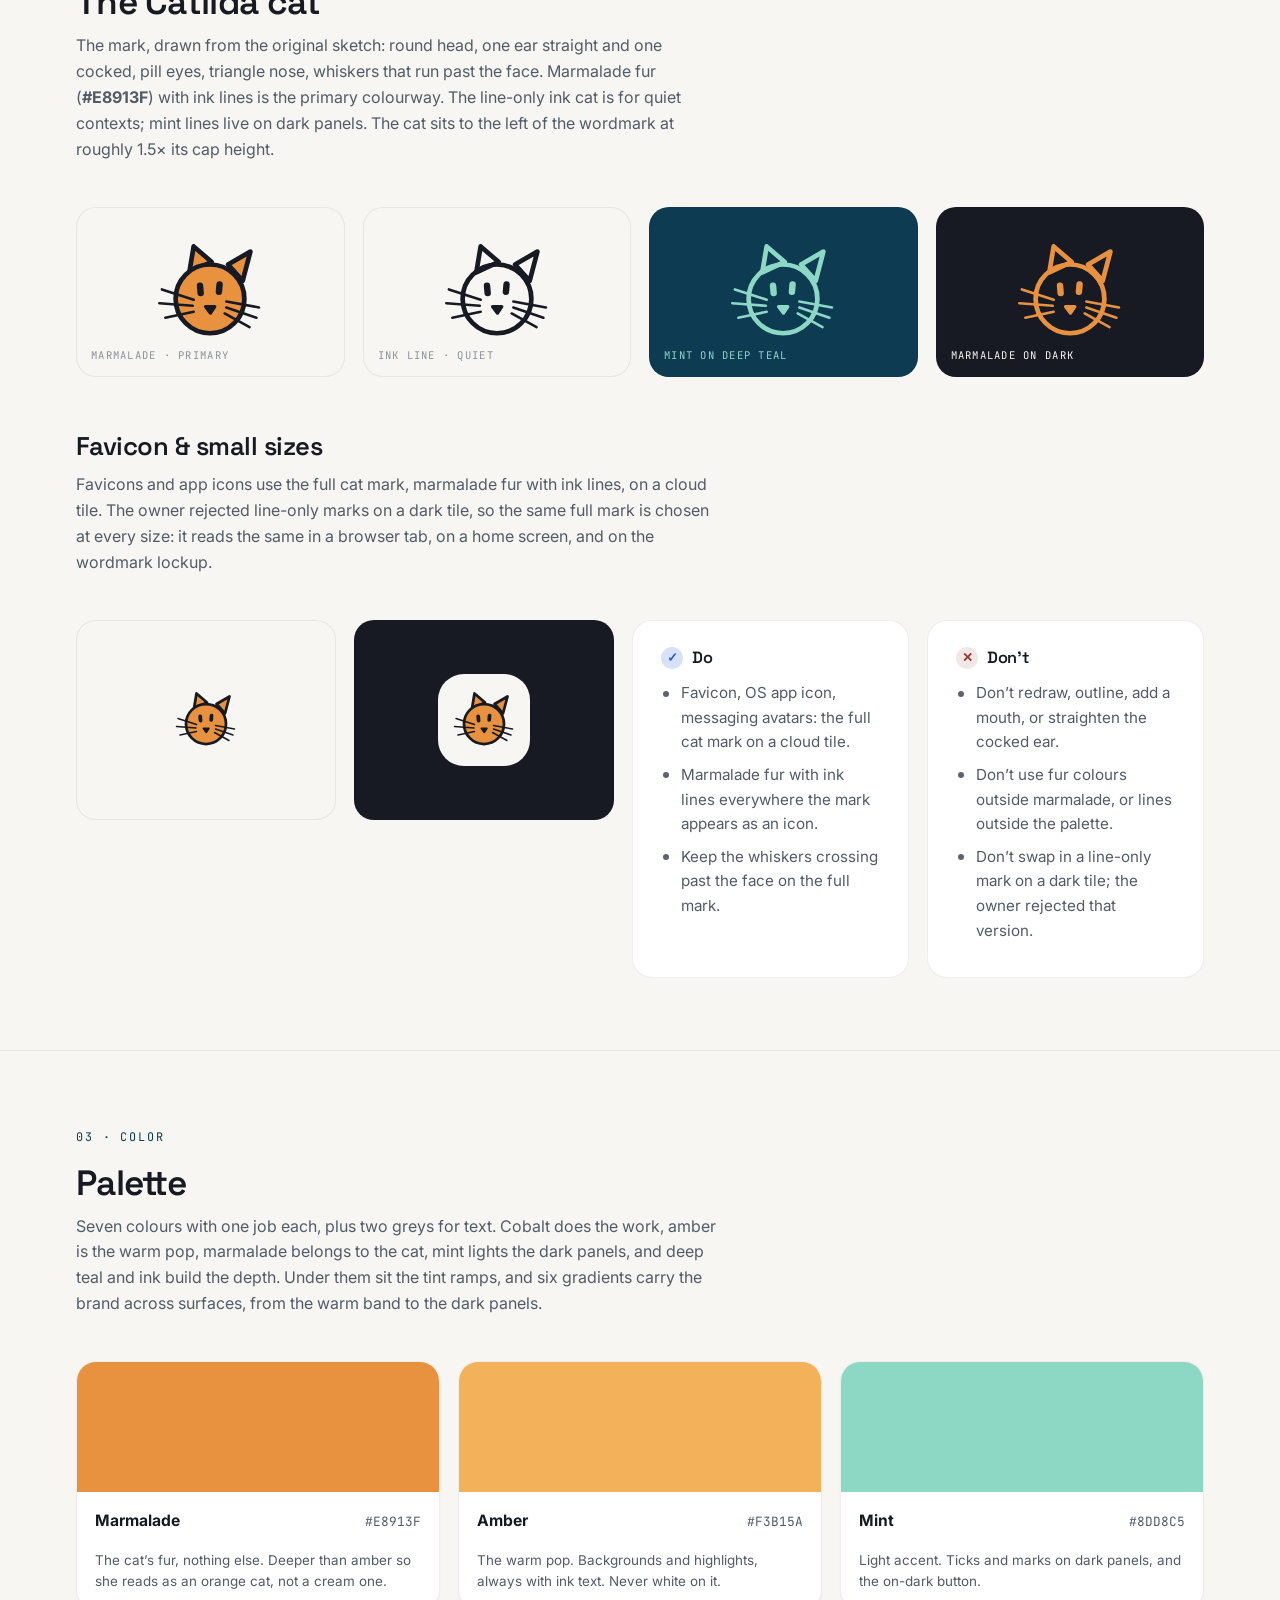
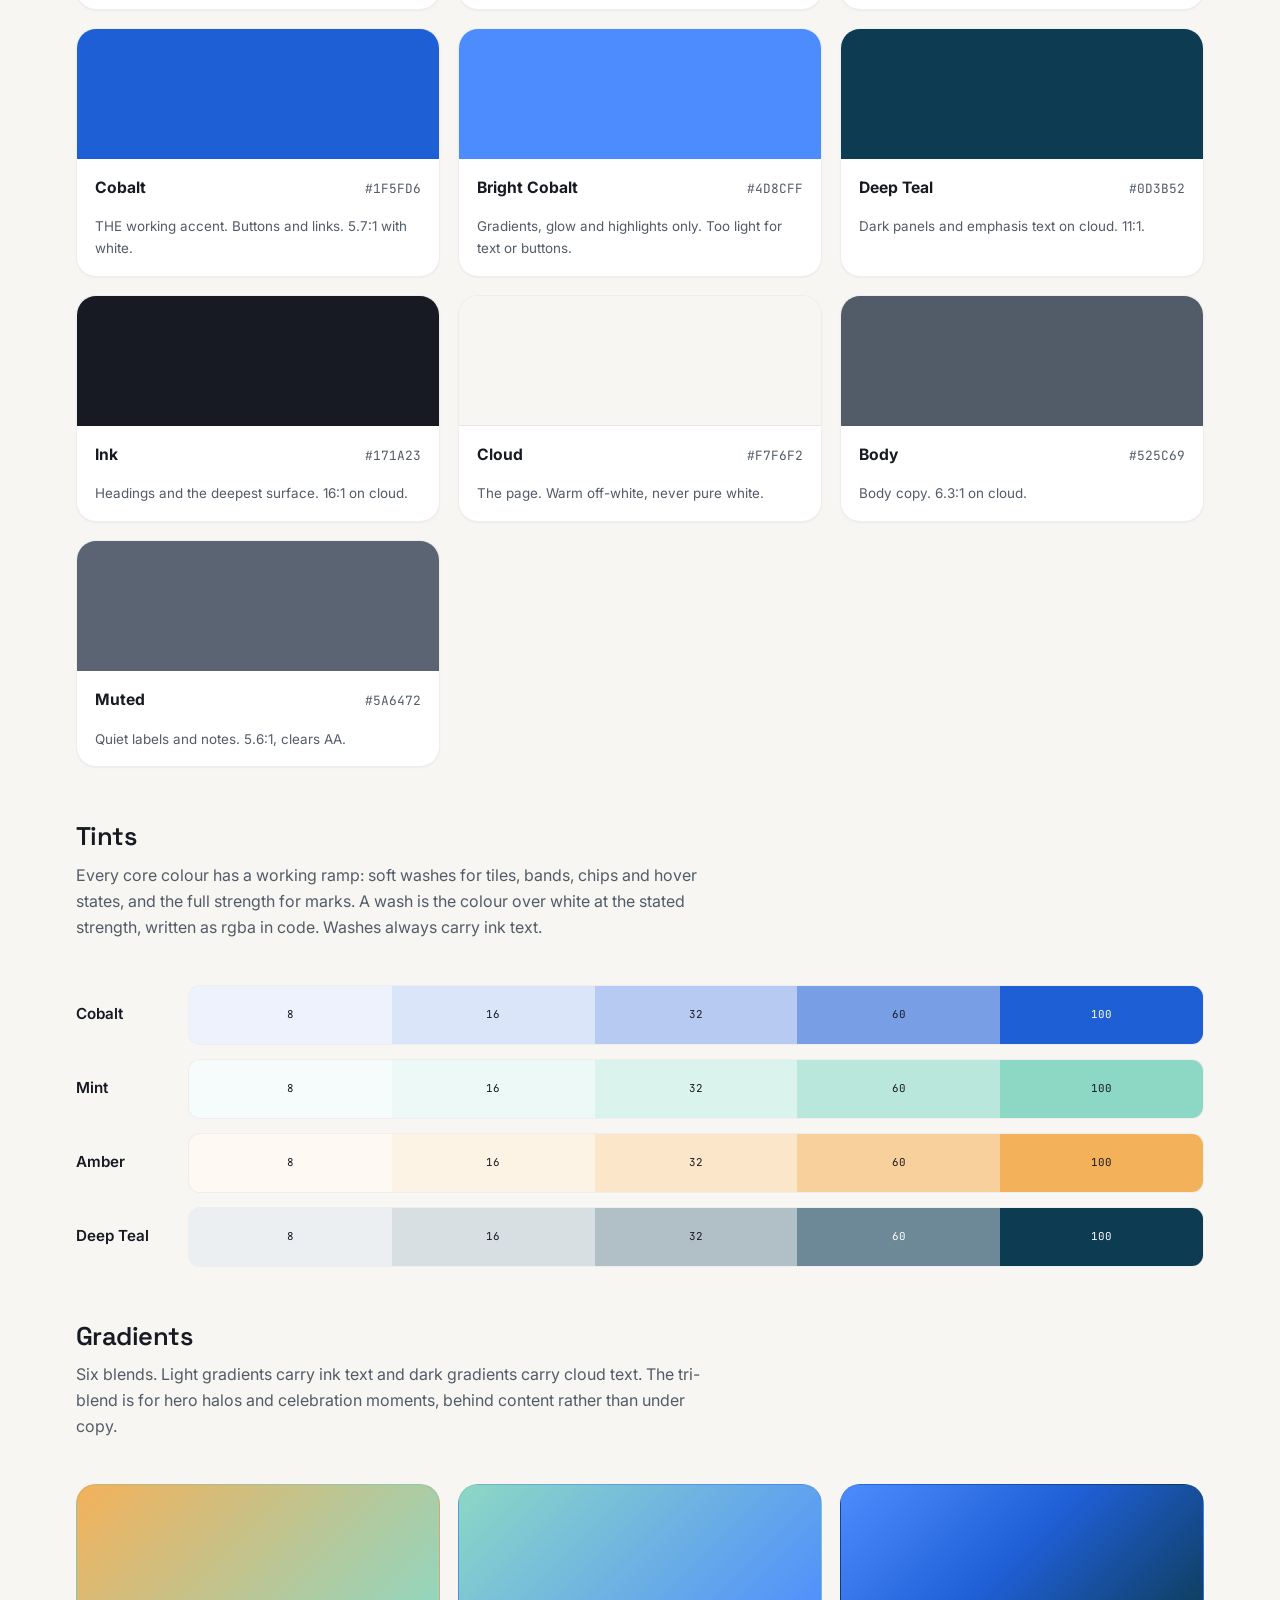
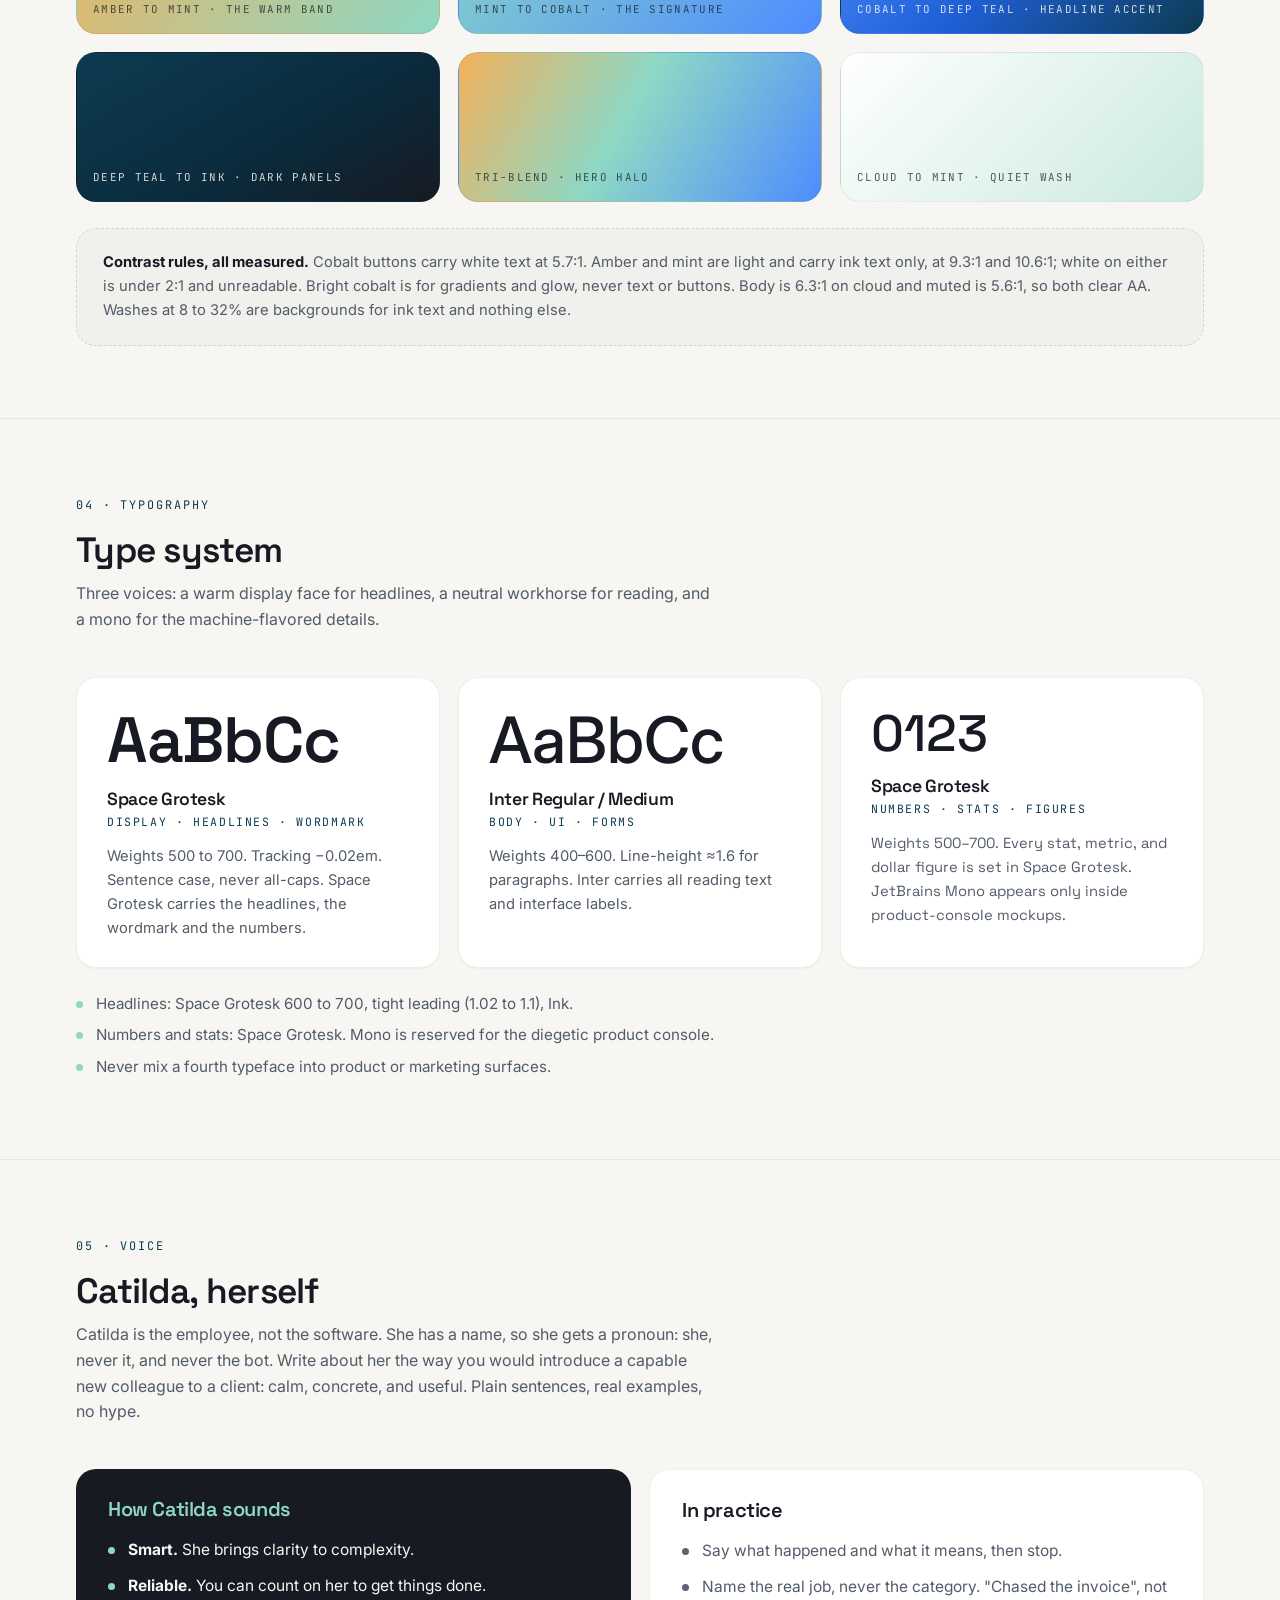
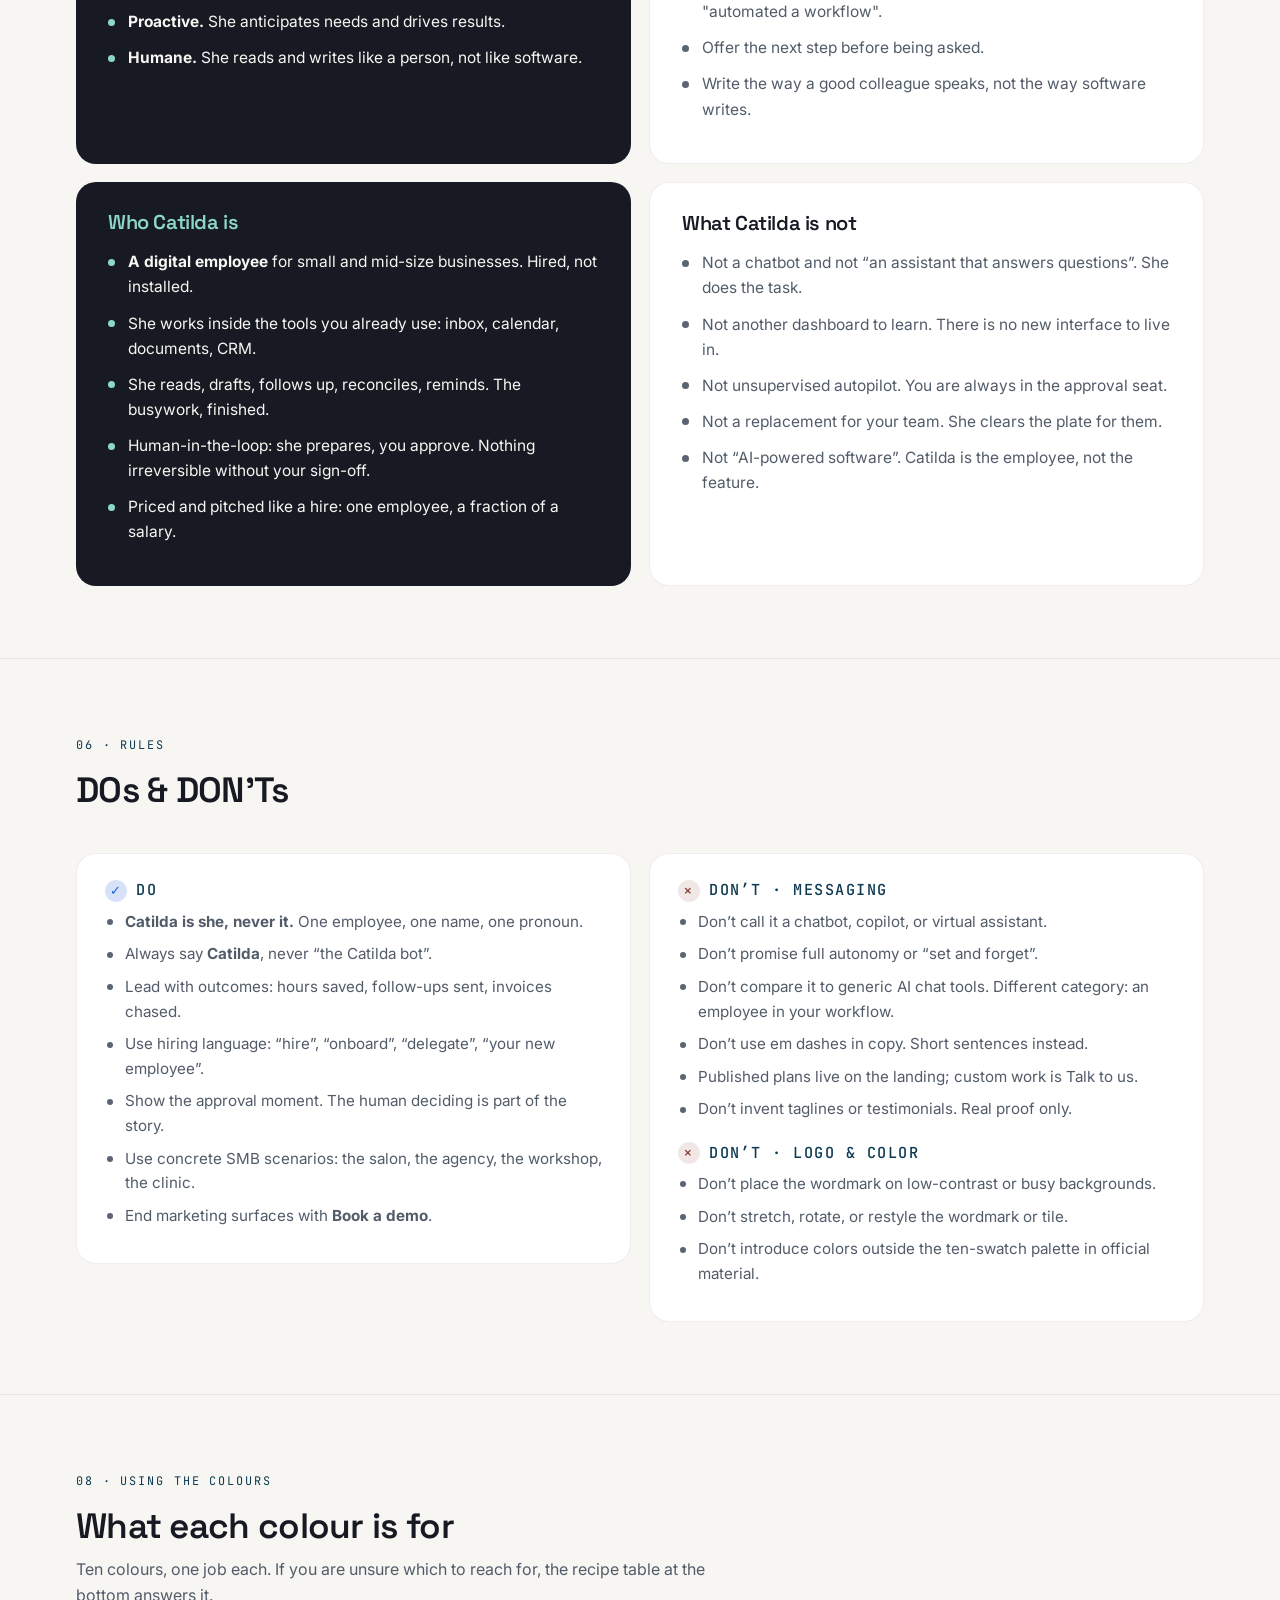
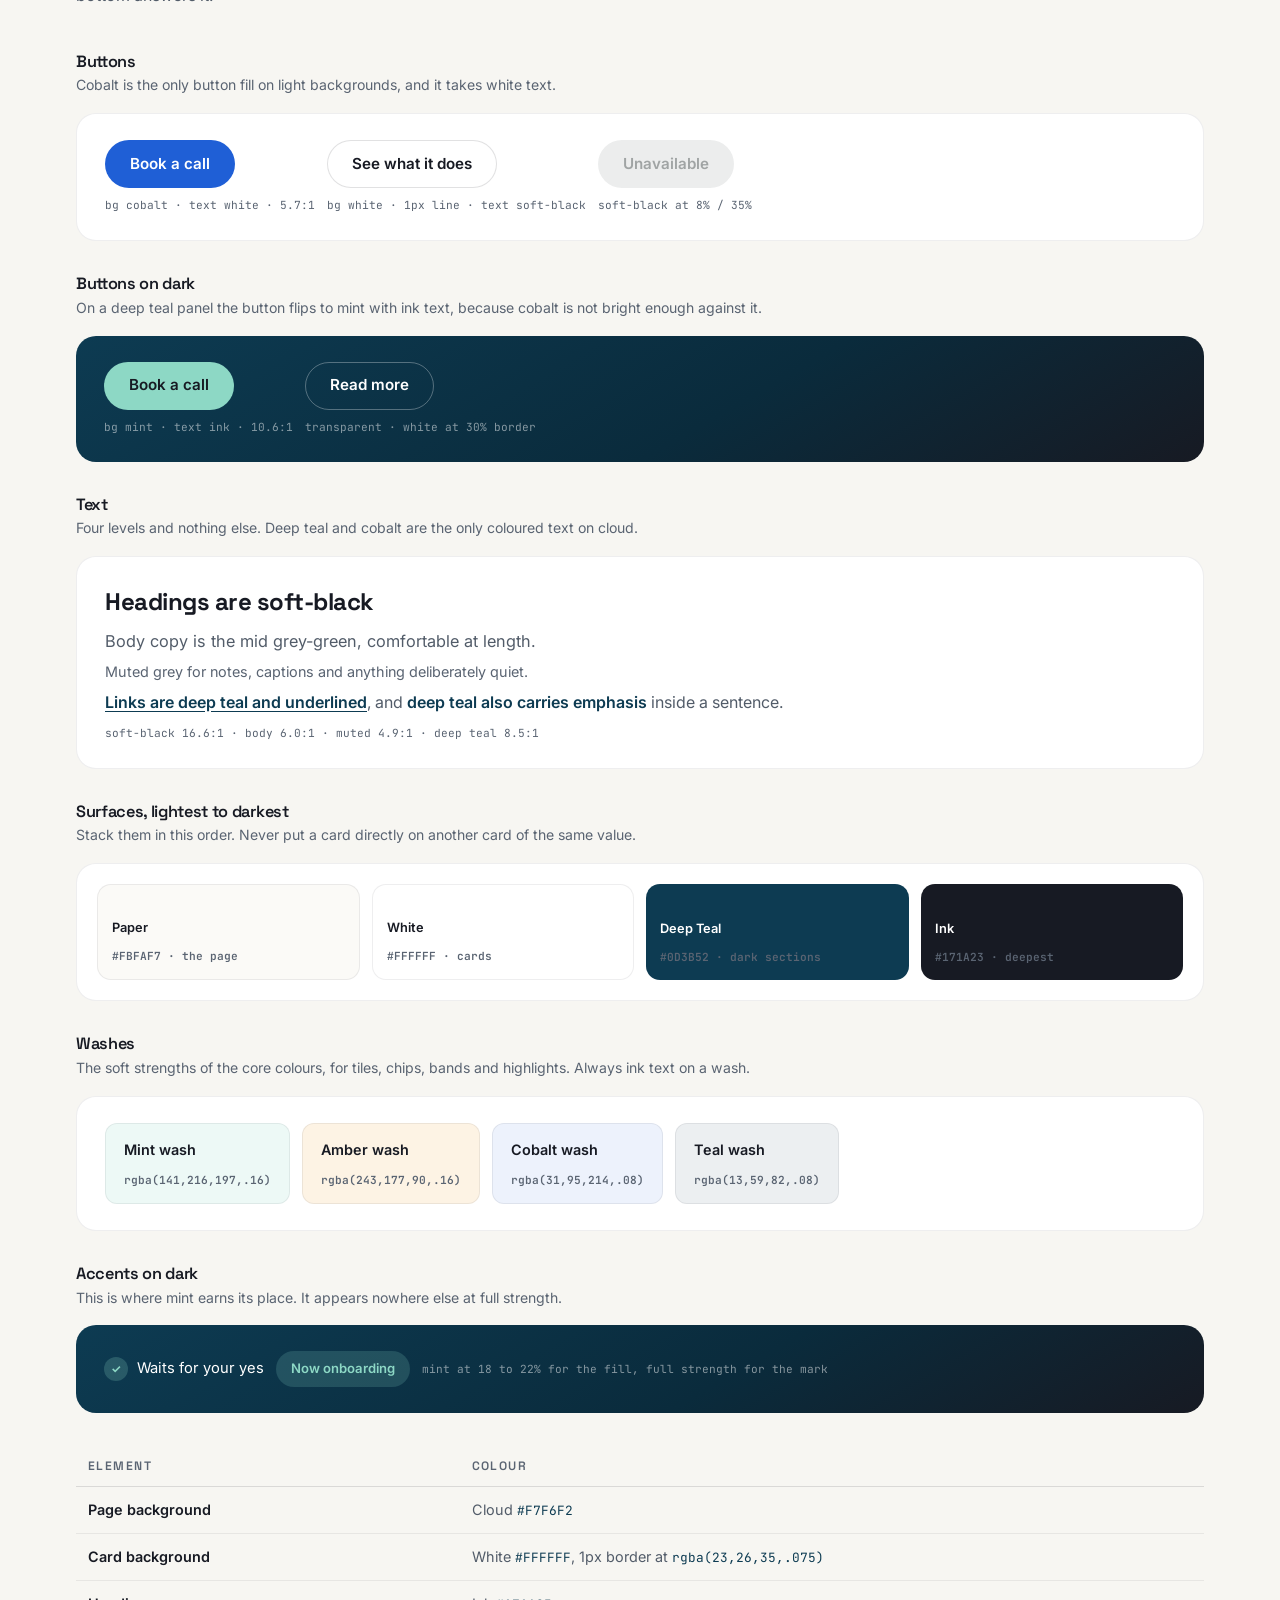
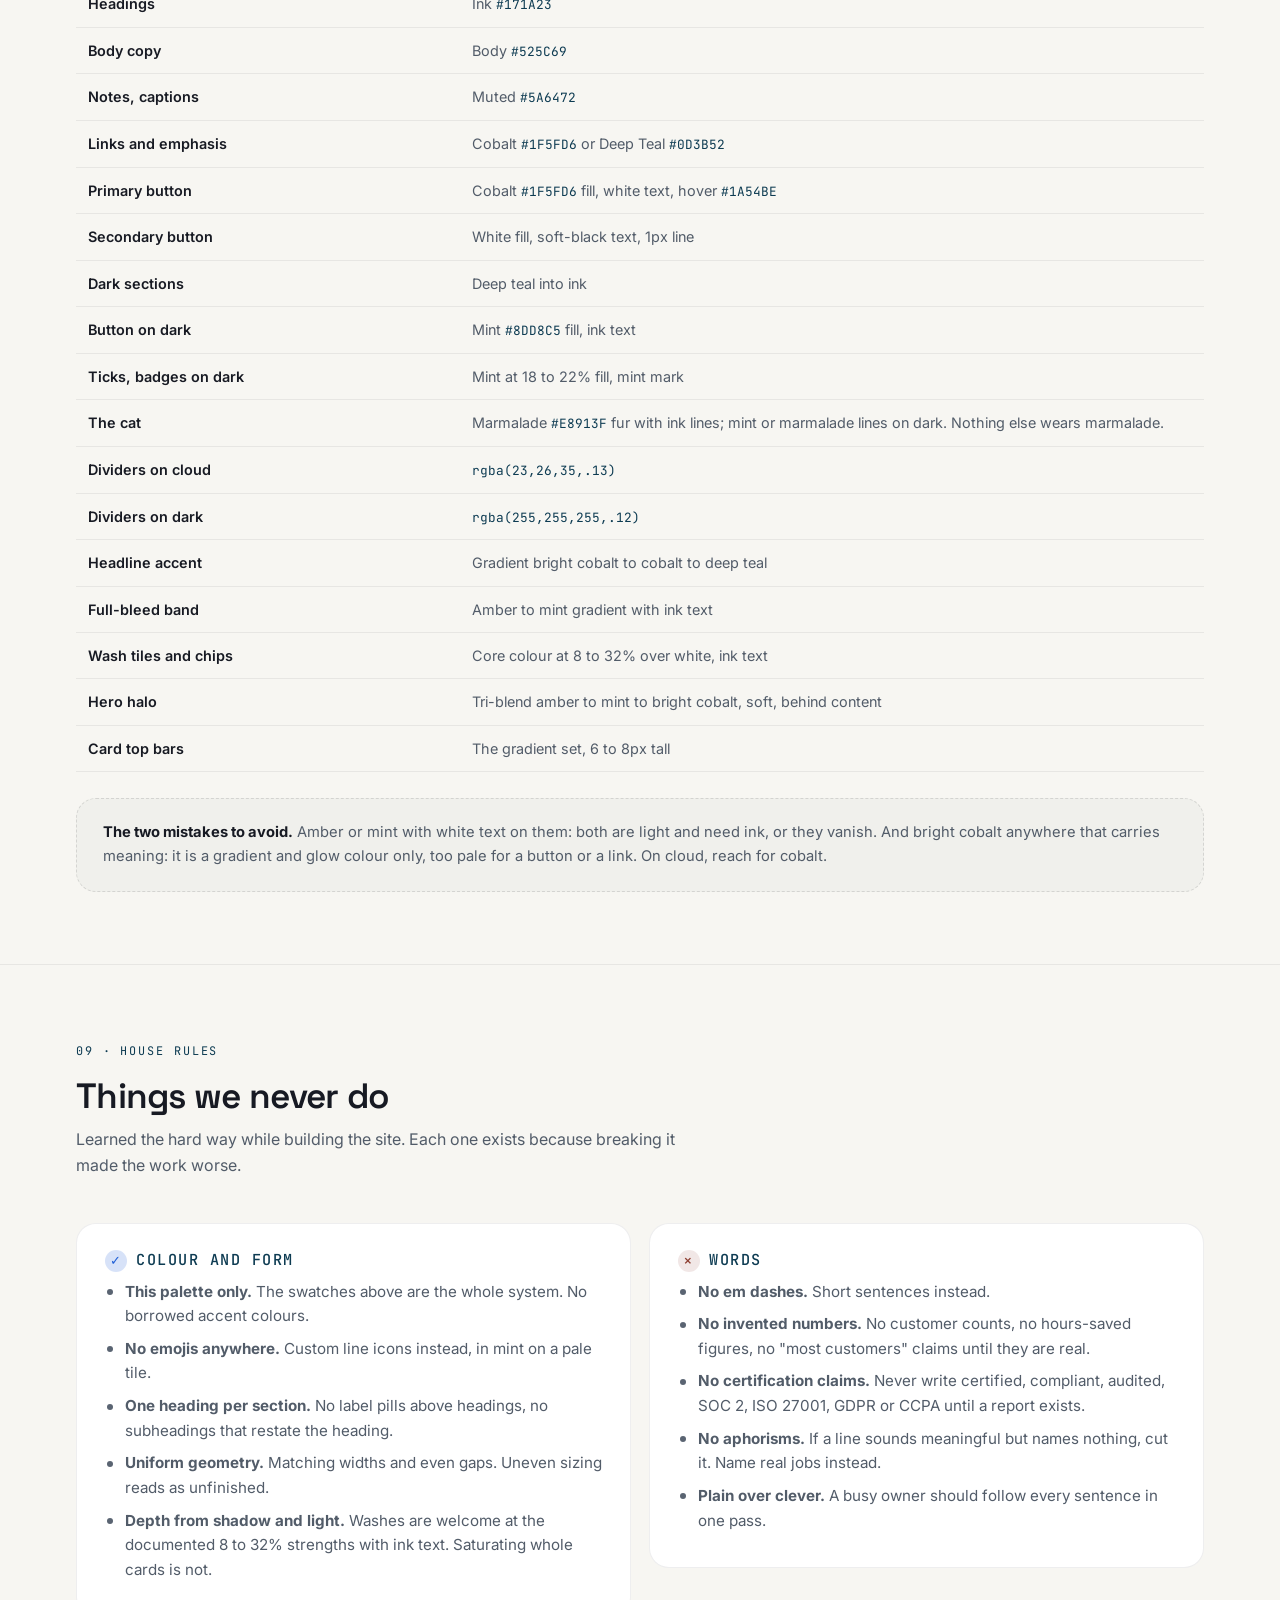
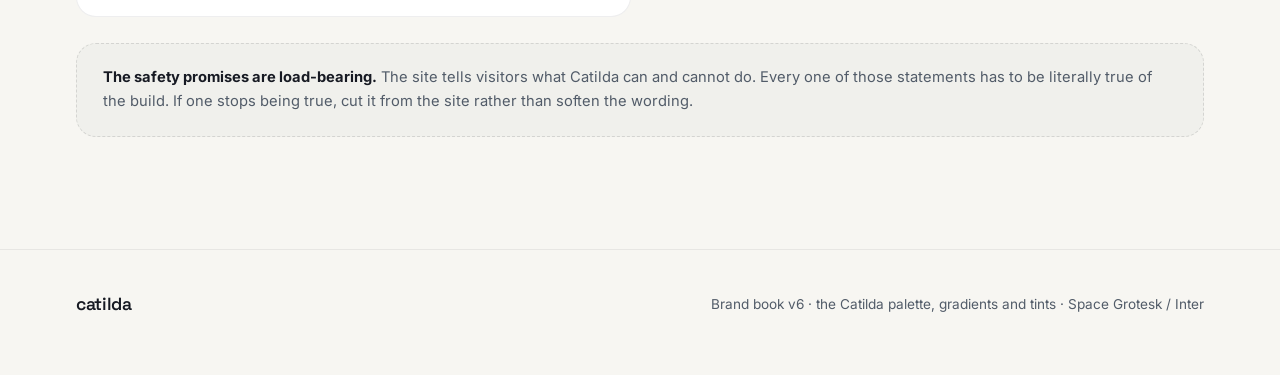
<file: brand.html>
<!DOCTYPE html>
<!-- ABOUTME: Catilda brand guidelines page (colors, wordmark, voice). -->
<!-- ABOUTME: Linked from the marketing footer; static HTML, no build step. -->
<html lang="en">
<head>
<meta charset="UTF-8" />
<meta name="viewport" content="width=device-width, initial-scale=1.0" />
<title>Catilda Brand Guidelines: Logo, Colors, Voice</title>
<meta name="description" content="Catilda brand book: the cat mark, wordmark, color system, typography, and voice guidelines." />
<link rel="preconnect" href="https://fonts.googleapis.com">
<link rel="preconnect" href="https://fonts.gstatic.com" crossorigin>
<link href="https://fonts.googleapis.com/css2?family=Inter:wght@400;500;600;700&family=JetBrains+Mono:wght@400;500&family=Space+Grotesk:wght@500;600;700&display=swap" rel="stylesheet">
<style>
/* ============================================================
   CATILDA BRAND BOOK
   Palette: "AI website" (Coolors export, 2026-08)
   Structure modeled on modern brand-guideline pages
   ============================================================ */
:root{
  /* CATILDA palette */
  --cobalt:    #1F5FD6;
  --cobalt-br: #4D8CFF;
  --mint:      #8DD8C5;
  --amber:     #F3B15A;
  --teal:      #0D3B52;
  --ink:       #171A23;
  --cloud:     #F7F6F2;
  --body:      #525C69;
  --muted:     #5A6472;

  /* legacy aliases kept so existing rules resolve */
  --ink-teal:  #171A23;
  --deep-teal: #0D3B52;
  --forest:    #0D3B52;
  --moss:      #525C69;
  --sage-gray: #5A6472;
  --ivory:     #F7F6F2;
  --turq:      #8DD8C5;

  --line: rgba(23,26,35,.13);
  --line-2: rgba(23,26,35,.07);
  --shadow: 0 2px 6px rgba(23,26,35,.06), 0 30px 60px -28px rgba(23,26,35,.26);
  --radius: 20px;
  --maxw: 1180px;
  --ease: cubic-bezier(.2,.7,.2,1);
}
*{box-sizing:border-box;margin:0;padding:0}
html{scroll-behavior:smooth}
body{
  background:var(--ivory);
  color:var(--moss);
  font-family:"Inter",system-ui,sans-serif;
  line-height:1.62;-webkit-font-smoothing:antialiased;
}
h1,h2,h3,h4{font-family:"Space Grotesk",sans-serif;color:var(--ink-teal);line-height:1.08;letter-spacing:-.02em;font-weight:600}
a{color:inherit;text-decoration:none}
.wrap{max-width:var(--maxw);margin:0 auto;padding:0 26px}
.mono{font-family:"JetBrains Mono",monospace}
.eyebrow{display:inline-block;font-family:"JetBrains Mono",monospace;font-size:.74rem;letter-spacing:.16em;text-transform:uppercase;color:var(--forest);margin-bottom:16px}

/* header */
header{position:sticky;top:0;z-index:50;background:rgba(255,253,249,.85);backdrop-filter:blur(10px);border-bottom:1px solid var(--line-2)}
.header-in{display:flex;align-items:center;justify-content:space-between;height:68px}
.wordmark{font-family:"Space Grotesk",sans-serif;font-weight:600;font-size:1.35rem;color:var(--ink-teal);letter-spacing:-.02em}
.header-links{display:flex;gap:10px;align-items:center}
.btn{display:inline-flex;align-items:center;gap:9px;font-weight:600;font-size:.95rem;padding:12px 22px;border-radius:100px;cursor:pointer;border:1px solid transparent;transition:transform .2s var(--ease),box-shadow .3s}
.btn:hover{transform:translateY(-1px)}
.btn-primary{background:var(--ink-teal);color:var(--ivory)}
.btn-ghost{border-color:var(--line);color:var(--ink-teal);background:transparent}

/* hero */
.hero{padding:96px 0 64px}
.hero .eyebrow{color:var(--forest)}
.hero h1{font-size:clamp(3rem,7vw,5.2rem);font-weight:700;margin-bottom:18px}
.hero p{max-width:560px;font-size:1.1rem}

section{padding:72px 0;border-top:1px solid var(--line-2)}
.sec-head{max-width:640px;margin-bottom:44px}
.sec-head h2{font-size:2.2rem;margin-bottom:12px}
.grid{display:grid;gap:18px}

/* logo tiles */
.logo-grid{grid-template-columns:repeat(4,1fr)}
.logo-tile{border-radius:var(--radius);border:1px solid var(--line-2);min-height:170px;display:flex;align-items:center;justify-content:center;position:relative;overflow:hidden}
.logo-tile .fm{font-family:"Space Grotesk",sans-serif;font-weight:600;font-size:1.7rem;letter-spacing:-.02em}
.logo-tile .tag{position:absolute;left:14px;bottom:12px;font-family:"JetBrains Mono",monospace;font-size:.66rem;letter-spacing:.12em;text-transform:uppercase;opacity:.65}
.t-light{background:var(--ivory)}      .t-light .fm{color:var(--ink-teal)}  .t-light .tag{color:var(--moss)}
.t-dark{background:var(--ink-teal)}    .t-dark .fm{color:var(--ivory)}      .t-dark .tag{color:var(--sage-gray)}
.t-mint{background:var(--deep-teal)}   .t-mint .fm{color:var(--turq)}       .t-mint .tag{color:var(--mint)}
/* captions on dark tiles need full opacity and a light colour to clear 4.5:1 */
.t-dark .tag{color:var(--ivory);opacity:1}
.t-mint .tag{opacity:1}
.t-flat{background:var(--turq)}        .t-flat .fm{color:var(--ink-teal)}   .t-flat .tag{color:var(--deep-teal)}
.logo-note{margin-top:22px;display:flex;gap:14px;flex-wrap:wrap}
.chip{display:inline-flex;align-items:center;gap:8px;border:1px solid var(--line);border-radius:100px;padding:9px 18px;font-size:.88rem;font-weight:600;color:var(--ink-teal);background:#fff}

/* monogram */
.mono-grid{grid-template-columns:repeat(2,minmax(0,260px)) 1fr;align-items:start}
.mono-tile{border-radius:var(--radius);min-height:200px;display:flex;align-items:center;justify-content:center;position:relative;border:1px solid var(--line-2)}
.mono-mark{width:92px;height:92px;border-radius:26px;display:flex;align-items:center;justify-content:center;font-family:"Space Grotesk",sans-serif;font-weight:700;font-size:2.6rem}
.m-a{background:var(--ink-teal)} .m-a .mono-mark{background:var(--turq);color:var(--ink-teal)}
.m-b{background:var(--ivory)}    .m-b .mono-mark{background:var(--ink-teal);color:var(--turq)}
.dodont{display:grid;grid-template-columns:1fr 1fr;gap:18px}
.dd{border-radius:var(--radius);padding:26px 28px;border:1px solid var(--line-2);background:#fff}
.dd h4{font-size:1.02rem;margin-bottom:12px;display:flex;align-items:center;gap:9px}
.dd.do h4::before{content:"✓";color:var(--cobalt);background:rgba(31,95,214,.18);border-radius:50%;width:22px;height:22px;display:inline-flex;align-items:center;justify-content:center;font-size:.8rem}
.dd.dont h4::before{content:"✕";color:#8C3B2E;background:rgba(140,59,46,.12);border-radius:50%;width:22px;height:22px;display:inline-flex;align-items:center;justify-content:center;font-size:.8rem}
.dd li{margin:8px 0 8px 2px;list-style:none;padding-left:18px;position:relative;font-size:.95rem}
.dd li::before{content:"";position:absolute;left:0;top:.62em;width:6px;height:6px;border-radius:50%;background:var(--sage-gray)}

/* colors */
.swatch-grid{grid-template-columns:repeat(3,1fr)}
.swatch{border-radius:var(--radius);overflow:hidden;border:1px solid var(--line-2);background:#fff;box-shadow:0 1px 2px rgba(18,32,35,.04)}
.swatch .fill{height:130px}
.swatch .meta{padding:16px 18px;display:flex;justify-content:space-between;align-items:baseline;gap:10px}
.swatch .meta b{color:var(--ink-teal);font-size:.98rem}
.swatch .meta .hex{font-family:"JetBrains Mono",monospace;font-size:.8rem;color:var(--moss)}
.swatch .role{padding:0 18px 16px;font-size:.84rem;color:var(--moss)}
.grad-row{grid-template-columns:repeat(3,1fr);margin-top:18px}
.grad-tile{border-radius:var(--radius);min-height:150px;position:relative;overflow:hidden;border:1px solid var(--line-2)}
.grad-tile .tag{position:absolute;left:16px;bottom:14px;font-family:"JetBrains Mono",monospace;font-size:.68rem;letter-spacing:.12em;text-transform:uppercase;color:var(--ivory);opacity:.85}
.grad-tile .tag.dk{color:var(--ink-teal);opacity:.72}
.g-1{background:linear-gradient(135deg, var(--amber) 0%, var(--mint) 100%)}
.g-2{background:linear-gradient(135deg, var(--mint) 0%, var(--cobalt-br) 100%)}
.g-3{background:linear-gradient(135deg, var(--cobalt-br) 0%, var(--cobalt) 48%, var(--teal) 100%)}
.g-4{background:linear-gradient(150deg, var(--teal) 0%, #0A2B3C 58%, var(--ink) 100%)}
.g-5{background:linear-gradient(120deg, var(--amber) 0%, var(--mint) 46%, var(--cobalt-br) 100%)}
.g-6{background:linear-gradient(135deg, #FFFFFF 0%, rgba(141,216,197,.42) 100%)}
/* tint ramps */
.ramps{display:grid;gap:14px;margin-top:8px}
.ramp{display:grid;grid-template-columns:96px 1fr;align-items:center;gap:16px}
.ramp-name{font-weight:600;color:var(--ink-teal);font-size:.95rem}
.ramp-bar{display:grid;grid-template-columns:repeat(5,1fr);border-radius:12px;overflow:hidden;border:1px solid var(--line-2);background:#fff}
.ramp-bar i{height:58px;font-style:normal;display:flex;align-items:center;justify-content:center;font-family:"JetBrains Mono",monospace;font-size:.68rem;color:var(--ink-teal)}
.ramp-bar i.wt{color:#fff}
/* wash chips */
.washchip{display:inline-flex;flex-direction:column;gap:2px;border-radius:12px;padding:14px 18px;color:var(--ink-teal);font-weight:600;font-size:.9rem;border:1px solid var(--line-2)}
.pair-note{margin-top:26px;border-radius:var(--radius);border:1px dashed var(--line);padding:22px 26px;font-size:.92rem;background:rgba(166,177,165,.08)}
.pair-note b{color:var(--ink-teal)}
.pair-note .mono{font-size:.82rem}


/* using the colours */
.use-block{margin-bottom:34px}
.use-block h4{font-size:1.02rem;margin-bottom:4px}
.use-block .hint{font-size:.88rem;color:var(--sage-gray);margin-bottom:16px}
.demo{border-radius:var(--radius);border:1px solid var(--line-2);background:#fff;padding:26px 28px}
.demo.on-dark{background:linear-gradient(150deg, var(--teal) 0%, #0A2B3C 58%, var(--ink) 100%);border:0}
.btn-row{display:flex;gap:12px;flex-wrap:wrap;align-items:center}
.b{display:inline-flex;align-items:center;justify-content:center;height:48px;padding:0 24px;border-radius:100px;font-weight:600;font-size:.95rem;border:1px solid transparent}
.b-primary{background:var(--cobalt);color:#fff}
.b-ghost{background:#fff;color:var(--ink-teal);border-color:var(--line)}
.b-ondark{background:var(--mint);color:var(--ink-teal)}
.b-ondark-ghost{background:transparent;color:#fff;border-color:rgba(255,255,255,.3)}
.b-dis{background:rgba(20,28,29,.08);color:rgba(20,28,29,.35)}
.tk{font-family:"JetBrains Mono",monospace;font-size:.7rem;color:var(--sage-gray);display:block;margin-top:8px}
.on-dark .tk{color:rgba(255,255,255,.5)}

.stack h5{font-family:"Space Grotesk",sans-serif;font-size:1.5rem;color:var(--ink-teal);margin-bottom:6px;letter-spacing:-.02em}
.stack .lead-t{font-size:1.02rem;color:var(--moss);margin-bottom:6px}
.stack .mut{font-size:.9rem;color:var(--sage-gray);margin-bottom:6px}
.stack .lnk{color:var(--deep-teal);font-weight:600;text-decoration:underline;text-underline-offset:3px}
.stack .emph{color:var(--deep-teal);font-weight:600}

.surf-row{display:grid;grid-template-columns:repeat(4,1fr);gap:12px}
.surf{border-radius:14px;min-height:96px;padding:14px;display:flex;flex-direction:column;justify-content:flex-end;font-size:.8rem;font-weight:600}

.dark-bits{display:flex;gap:12px;flex-wrap:wrap;align-items:center}
.d-tick{display:inline-flex;align-items:center;gap:9px;color:#fff;font-size:.92rem}
.d-tick i{width:24px;height:24px;border-radius:50%;background:rgba(141,216,197,.22);color:var(--mint);display:inline-flex;align-items:center;justify-content:center;font-style:normal;font-size:.72rem;font-weight:700}
.d-badge{border-radius:100px;padding:7px 15px;font-size:.82rem;font-weight:600;background:rgba(141,216,197,.18);color:var(--mint)}

.recipe{width:100%;border-collapse:collapse;font-size:.9rem;margin-top:8px}
.recipe th{text-align:left;font-family:"Space Grotesk",sans-serif;font-size:.76rem;letter-spacing:.12em;text-transform:uppercase;color:var(--sage-gray);font-weight:600;padding:10px 12px;border-bottom:1px solid var(--line)}
.recipe td{padding:11px 12px;border-bottom:1px solid var(--line-2);vertical-align:top}
.recipe td:first-child{color:var(--ink-teal);font-weight:600;width:34%}
.recipe code{font-family:"JetBrains Mono",monospace;font-size:.8rem;color:var(--deep-teal)}
@media(max-width:820px){.surf-row{grid-template-columns:1fr 1fr}}

/* typography */
.type-grid{grid-template-columns:1fr 1fr 1fr}
.type-card{border-radius:var(--radius);border:1px solid var(--line-2);background:#fff;padding:30px 30px 26px;box-shadow:0 1px 2px rgba(18,32,35,.04)}
.type-card .specimen{font-size:4rem;line-height:1;color:var(--ink-teal);margin-bottom:18px}
.type-card.display .specimen{font-family:"Space Grotesk",sans-serif;font-weight:600;letter-spacing:-.02em}
.type-card.body .specimen{font-family:"Inter",sans-serif;font-weight:500}
.type-card.monos .specimen{font-family:"JetBrains Mono",monospace;font-weight:500;font-size:3.2rem}
.type-card h3{font-size:1.1rem;margin-bottom:4px}
.type-card .use{font-family:"JetBrains Mono",monospace;font-size:.72rem;letter-spacing:.14em;text-transform:uppercase;color:var(--forest);margin-bottom:14px}
.type-card p{font-size:.92rem}
.type-rules{margin-top:24px;font-size:.95rem}
.type-rules li{list-style:none;padding-left:20px;position:relative;margin:7px 0}
.type-rules li::before{content:"";position:absolute;left:0;top:.6em;width:7px;height:7px;border-radius:50%;background:var(--mint)}

/* voice */
.voice-grid{grid-template-columns:1fr 1fr}
.voice-card{border-radius:var(--radius);padding:30px 32px}
.voice-card.is{background:var(--ink-teal)}
.voice-card.is h3{color:var(--mint)}
.voice-card.is li{color:var(--ivory)}
.voice-card.is li::before{background:var(--mint)}
.voice-card.isnot{background:#fff;border:1px solid var(--line-2)}
.voice-card.isnot h3{color:var(--ink-teal)}
.voice-card.isnot li::before{background:var(--sage-gray)}
.voice-card h3{font-size:1.25rem;margin-bottom:16px}
.voice-card li{list-style:none;position:relative;padding-left:20px;margin:11px 0;font-size:.97rem}
.voice-card li::before{content:"";position:absolute;left:0;top:.62em;width:7px;height:7px;border-radius:50%}
.voice-card li b{color:inherit}

/* dos & donts */
.rules-cols{grid-template-columns:1fr 1fr;align-items:start}
.rules-block h4{font-size:.95rem;margin:20px 0 8px;font-family:"JetBrains Mono",monospace;letter-spacing:.1em;text-transform:uppercase;font-weight:500;color:var(--forest)}

/* footer */
footer{border-top:1px solid var(--line-2);padding:40px 0 56px;margin-top:40px}
.footer-in{display:flex;justify-content:space-between;align-items:center;gap:20px;flex-wrap:wrap}
.footer-in small{font-size:.85rem}

@media (max-width:960px){
  .logo-grid{grid-template-columns:repeat(2,1fr)}
  .mono-grid{grid-template-columns:1fr 1fr}
  .mono-grid .dodont{grid-column:1/-1}
  .swatch-grid{grid-template-columns:repeat(2,1fr)}
  .type-grid{grid-template-columns:1fr}
  .voice-grid,.rules-cols,.grad-row,.dodont{grid-template-columns:1fr}
}
@media (max-width:600px){
  .logo-grid,.swatch-grid,.mono-grid{grid-template-columns:1fr}
}
</style>
</head>
<body>

<header>
  <div class="wrap header-in">
    <a class="wordmark" href="index.html">catilda</a>
    <div class="header-links">
      <a class="btn btn-ghost" href="index.html">Back to site</a>
      <a class="btn btn-primary" href="#" title="placeholder">Download assets</a>
    </div>
  </div>
</header>

<main>

  <div class="wrap hero">
    <span class="eyebrow">Brand usage</span>
    <h1>Guidelines</h1>
    <p>How Catilda looks, sounds, and shows up. Use this page as the source of truth for the wordmark, the color system, typography, and the way we talk about her. Catilda is the employee. She gets a name and a pronoun: she, never it.</p>
  </div>

  <!-- ================= LOGO ================= -->
  <section id="logo">
    <div class="wrap">
      <div class="sec-head">
        <span class="eyebrow">01 · Logo</span>
        <h2>Wordmark</h2>
        <p>The primary logo is the cat sitting to the left of the lowercase Space Grotesk wordmark (see 02 · The cat). The wordmark alone is for quiet, typographic contexts. Give it clear space equal to the height of the “c” on all sides, keep contrast high, and never set it in a colour outside the palette.</p>
      </div>
      <div class="grid logo-grid">
        <div class="logo-tile t-light"><span class="fm">catilda</span><span class="tag">Light</span></div>
        <div class="logo-tile t-dark"><span class="fm">catilda</span><span class="tag">Dark</span></div>
        <div class="logo-tile t-mint"><span class="fm">catilda</span><span class="tag">Mint on deep teal</span></div>
        <div class="logo-tile t-flat"><span class="fm">catilda</span><span class="tag">Flat</span></div>
      </div>
      <div class="sec-head" style="margin-top:56px">
        <h2 style="font-size:1.6rem">Secondary lockup</h2>
        <p>Use the <b>catilda.com</b> lockup where recognition and navigation matter more than elegance: ads, out-of-home, campaign assets.</p>
      </div>
      <div class="grid logo-grid">
        <div class="logo-tile t-light"><span class="fm">catilda<span style="color:var(--moss)">.com</span></span><span class="tag">Light</span></div>
        <div class="logo-tile t-dark"><span class="fm">catilda<span style="color:var(--sage-gray)">.com</span></span><span class="tag">Dark</span></div>
      </div>
      <div class="logo-note">
        <span class="chip">⬇ Wordmark SVG (placeholder)</span>
        <span class="chip">⬇ All variants ZIP (placeholder)</span>
      </div>
    </div>
  </section>

  <!-- ================= THE CAT ================= -->
  <section id="the-cat">
    <div class="wrap">
      <div class="sec-head">
        <span class="eyebrow">02 · The cat</span>
        <h2>The Catilda cat</h2>
        <p>The mark, drawn from the original sketch: round head, one ear straight and one cocked, pill eyes, triangle nose, whiskers that run past the face. Marmalade fur (<b>#E8913F</b>) with ink lines is the primary colourway. The line-only ink cat is for quiet contexts; mint lines live on dark panels. The cat sits to the left of the wordmark at roughly 1.5× its cap height.</p>
      </div>
      <!-- The mark. Inline var() styling because CSS can’t reach <use> shadow content. -->
      <svg width="0" height="0" style="position:absolute" aria-hidden="true">
        <symbol id="cat" viewBox="0 0 128 128">
          <g style="fill:var(--cat-fur,none);stroke:var(--cat-line,#171A23);stroke-width:5.5;stroke-linecap:round;stroke-linejoin:round">
            <path d="M40 41 L45 11 L66 29 Z"/>
            <path d="M85 32 L111 17 L102 51 Z"/>
            <circle cx="64" cy="72" r="40"/>
          </g>
          <g style="fill:var(--cat-line,#171A23)">
            <rect x="49" y="53" width="7.5" height="16" rx="3.75" transform="rotate(-5 52.75 61)"/>
            <rect x="71" y="51.5" width="7.5" height="16" rx="3.75" transform="rotate(5 74.75 59.5)"/>
          </g>
          <path style="fill:var(--cat-line,#171A23);stroke:var(--cat-line,#171A23);stroke-width:4;stroke-linejoin:round" d="M59 81 L69.5 81 L64.5 88.5 Z"/>
          <g style="fill:none;stroke:var(--cat-line,#171A23);stroke-width:3;stroke-linecap:round">
            <path d="M45 73 L8 61"/>
            <path d="M44 80 L5 77"/>
            <path d="M45 87 L12 94"/>
            <path d="M83 75 L121 82"/>
            <path d="M83 82 L118 94"/>
            <path d="M81 89 L110 105"/>
          </g>
        </symbol>
        <symbol id="catface" viewBox="0 0 128 128">
          <g style="fill:none;stroke:var(--cat-line,#E8913F);stroke-width:9;stroke-linecap:round;stroke-linejoin:round">
            <path d="M38 44 L44 8 L70 28 Z"/>
            <path d="M84 30 L115 13 L104 52 Z"/>
            <circle cx="64" cy="74" r="42"/>
          </g>
          <g style="fill:var(--cat-line,#E8913F)">
            <rect x="46" y="56" width="10" height="20" rx="5"/>
            <rect x="71" y="56" width="10" height="20" rx="5"/>
          </g>
          <path style="fill:var(--cat-line,#E8913F);stroke:var(--cat-line,#E8913F);stroke-width:6;stroke-linejoin:round" d="M57 90 L71 90 L64 99 Z"/>
          <g style="fill:none;stroke:var(--cat-line,#E8913F);stroke-width:6;stroke-linecap:round">
            <path d="M40 82 L14 76"/>
            <path d="M40 92 L16 98"/>
            <path d="M88 82 L114 76"/>
            <path d="M88 92 L112 98"/>
          </g>
        </symbol>
      </svg>
      <div class="grid logo-grid">
        <div class="logo-tile t-light"><svg aria-hidden="true" style="--cat-line:#171A23;--cat-fur:#E8913F" width="110" height="110"><use href="#cat"/></svg><span class="tag">Marmalade · primary</span></div>
        <div class="logo-tile t-light"><svg aria-hidden="true" style="--cat-line:#171A23" width="110" height="110"><use href="#cat"/></svg><span class="tag">Ink line · quiet</span></div>
        <div class="logo-tile t-mint"><svg aria-hidden="true" style="--cat-line:#8DD8C5" width="110" height="110"><use href="#cat"/></svg><span class="tag">Mint on deep teal</span></div>
        <div class="logo-tile t-dark"><svg aria-hidden="true" style="--cat-line:#E8913F" width="110" height="110"><use href="#cat"/></svg><span class="tag">Marmalade on dark</span></div>
      </div>
      <div class="sec-head" style="margin-top:56px">
        <h2 style="font-size:1.6rem">Favicon &amp; small sizes</h2>
        <p>Favicons and app icons use the full cat mark, marmalade fur with ink lines, on a cloud tile. The owner rejected line-only marks on a dark tile, so the same full mark is chosen at every size: it reads the same in a browser tab, on a home screen, and on the wordmark lockup.</p>
      </div>
      <div class="grid mono-grid">
        <!-- The favicon's own cloud tile, shown against a light surround, then a dark surround: same mark reads in both. -->
        <div class="mono-tile m-a" style="background:var(--ivory)"><div class="mono-mark" style="background:#F7F6F2"><svg aria-hidden="true" style="--cat-line:#171A23;--cat-fur:#E8913F" width="64" height="64"><use href="#cat"/></svg></div></div>
        <div class="mono-tile m-b" style="background:var(--ink-teal)"><div class="mono-mark" style="background:#F7F6F2"><svg aria-hidden="true" style="--cat-line:#171A23;--cat-fur:#E8913F" width="64" height="64"><use href="#cat"/></svg></div></div>
        <div class="dodont">
          <div class="dd do">
            <h4>Do</h4>
            <ul>
              <li>Favicon, OS app icon, messaging avatars: the full cat mark on a cloud tile.</li>
              <li>Marmalade fur with ink lines everywhere the mark appears as an icon.</li>
              <li>Keep the whiskers crossing past the face on the full mark.</li>
            </ul>
          </div>
          <div class="dd dont">
            <h4>Don’t</h4>
            <ul>
              <li>Don’t redraw, outline, add a mouth, or straighten the cocked ear.</li>
              <li>Don’t use fur colours outside marmalade, or lines outside the palette.</li>
              <li>Don’t swap in a line-only mark on a dark tile; the owner rejected that version.</li>
            </ul>
          </div>
        </div>
      </div>
    </div>
  </section>

  <!-- ================= COLORS ================= -->
  <section id="colors">
    <div class="wrap">
      <div class="sec-head">
        <span class="eyebrow">03 · Color</span>
        <h2>Palette</h2>
        <p>Seven colours with one job each, plus two greys for text. Cobalt does the work, amber is the warm pop, marmalade belongs to the cat, mint lights the dark panels, and deep teal and ink build the depth. Under them sit the tint ramps, and six gradients carry the brand across surfaces, from the warm band to the dark panels.</p>
      </div>
      <div class="grid swatch-grid">
        <div class="swatch"><div class="fill" style="background:#E8913F"></div><div class="meta"><b>Marmalade</b><span class="hex">#E8913F</span></div><div class="role">The cat’s fur, nothing else. Deeper than amber so she reads as an orange cat, not a cream one.</div></div>
        <div class="swatch"><div class="fill" style="background:#F3B15A"></div><div class="meta"><b>Amber</b><span class="hex">#F3B15A</span></div><div class="role">The warm pop. Backgrounds and highlights, always with ink text. Never white on it.</div></div>
        <div class="swatch"><div class="fill" style="background:#8DD8C5"></div><div class="meta"><b>Mint</b><span class="hex">#8DD8C5</span></div><div class="role">Light accent. Ticks and marks on dark panels, and the on-dark button.</div></div>
        <div class="swatch"><div class="fill" style="background:#1F5FD6"></div><div class="meta"><b>Cobalt</b><span class="hex">#1F5FD6</span></div><div class="role">THE working accent. Buttons and links. 5.7:1 with white.</div></div>
        <div class="swatch"><div class="fill" style="background:#4D8CFF"></div><div class="meta"><b>Bright Cobalt</b><span class="hex">#4D8CFF</span></div><div class="role">Gradients, glow and highlights only. Too light for text or buttons.</div></div>
        <div class="swatch"><div class="fill" style="background:#0D3B52"></div><div class="meta"><b>Deep Teal</b><span class="hex">#0D3B52</span></div><div class="role">Dark panels and emphasis text on cloud. 11:1.</div></div>
        <div class="swatch"><div class="fill" style="background:#171A23"></div><div class="meta"><b>Ink</b><span class="hex">#171A23</span></div><div class="role">Headings and the deepest surface. 16:1 on cloud.</div></div>
        <div class="swatch"><div class="fill" style="background:#F7F6F2;border-bottom:1px solid var(--line-2)"></div><div class="meta"><b>Cloud</b><span class="hex">#F7F6F2</span></div><div class="role">The page. Warm off-white, never pure white.</div></div>
        <div class="swatch"><div class="fill" style="background:#525C69"></div><div class="meta"><b>Body</b><span class="hex">#525C69</span></div><div class="role">Body copy. 6.3:1 on cloud.</div></div>
        <div class="swatch"><div class="fill" style="background:#5A6472"></div><div class="meta"><b>Muted</b><span class="hex">#5A6472</span></div><div class="role">Quiet labels and notes. 5.6:1, clears AA.</div></div>
      </div>
      <div class="sec-head" style="margin-top:56px">
        <h2 style="font-size:1.6rem">Tints</h2>
        <p>Every core colour has a working ramp: soft washes for tiles, bands, chips and hover states, and the full strength for marks. A wash is the colour over white at the stated strength, written as rgba in code. Washes always carry ink text.</p>
      </div>
      <div class="ramps">
        <div class="ramp"><span class="ramp-name">Cobalt</span><div class="ramp-bar"><i style="background:rgba(31,95,214,.08)">8</i><i style="background:rgba(31,95,214,.16)">16</i><i style="background:rgba(31,95,214,.32)">32</i><i style="background:rgba(31,95,214,.6)">60</i><i class="wt" style="background:#1F5FD6">100</i></div></div>
        <div class="ramp"><span class="ramp-name">Mint</span><div class="ramp-bar"><i style="background:rgba(141,216,197,.08)">8</i><i style="background:rgba(141,216,197,.16)">16</i><i style="background:rgba(141,216,197,.32)">32</i><i style="background:rgba(141,216,197,.6)">60</i><i style="background:#8DD8C5">100</i></div></div>
        <div class="ramp"><span class="ramp-name">Amber</span><div class="ramp-bar"><i style="background:rgba(243,177,90,.08)">8</i><i style="background:rgba(243,177,90,.16)">16</i><i style="background:rgba(243,177,90,.32)">32</i><i style="background:rgba(243,177,90,.6)">60</i><i style="background:#F3B15A">100</i></div></div>
        <div class="ramp"><span class="ramp-name">Deep Teal</span><div class="ramp-bar"><i style="background:rgba(13,59,82,.08)">8</i><i style="background:rgba(13,59,82,.16)">16</i><i style="background:rgba(13,59,82,.32)">32</i><i class="wt" style="background:rgba(13,59,82,.6)">60</i><i class="wt" style="background:#0D3B52">100</i></div></div>
      </div>
      <div class="sec-head" style="margin-top:56px">
        <h2 style="font-size:1.6rem">Gradients</h2>
        <p>Six blends. Light gradients carry ink text and dark gradients carry cloud text. The tri-blend is for hero halos and celebration moments, behind content rather than under copy.</p>
      </div>
      <div class="grid grad-row">
        <div class="grad-tile g-1"><span class="tag dk">Amber to Mint · the warm band</span></div>
        <div class="grad-tile g-2"><span class="tag dk">Mint to Cobalt · the signature</span></div>
        <div class="grad-tile g-3"><span class="tag">Cobalt to Deep Teal · headline accent</span></div>
        <div class="grad-tile g-4"><span class="tag">Deep Teal to Ink · dark panels</span></div>
        <div class="grad-tile g-5"><span class="tag dk">Tri-blend · hero halo</span></div>
        <div class="grad-tile g-6"><span class="tag dk">Cloud to Mint · quiet wash</span></div>
      </div>
      <div class="pair-note">
        <b>Contrast rules, all measured.</b> Cobalt buttons carry white text at 5.7:1. Amber and mint are light and carry ink text only, at 9.3:1 and 10.6:1; white on either is under 2:1 and unreadable. Bright cobalt is for gradients and glow, never text or buttons. Body is 6.3:1 on cloud and muted is 5.6:1, so both clear AA. Washes at 8 to 32% are backgrounds for ink text and nothing else.
      </div>
    </div>
  </section>

  <!-- ================= TYPOGRAPHY ================= -->
  <section id="type">
    <div class="wrap">
      <div class="sec-head">
        <span class="eyebrow">04 · Typography</span>
        <h2>Type system</h2>
        <p>Three voices: a warm display face for headlines, a neutral workhorse for reading, and a mono for the machine-flavored details.</p>
      </div>
      <div class="grid type-grid">
        <div class="type-card display">
          <div class="specimen">AaBbCc</div>
          <h3>Space Grotesk</h3>
          <div class="use">Display · Headlines · Wordmark</div>
          <p>Weights 500 to 700. Tracking −0.02em. Sentence case, never all-caps. Space Grotesk carries the headlines, the wordmark and the numbers.</p>
        </div>
        <div class="type-card body">
          <div class="specimen">AaBbCc</div>
          <h3>Inter Regular / Medium</h3>
          <div class="use">Body · UI · Forms</div>
          <p>Weights 400–600. Line-height ≈1.6 for paragraphs. Inter carries all reading text and interface labels.</p>
        </div>
        <div class="type-card monos" style="font-family:'Space Grotesk',sans-serif">
          <div class="specimen" style="font-family:'Space Grotesk',sans-serif">0123</div>
          <h3>Space Grotesk</h3>
          <div class="use">Numbers · Stats · Figures</div>
          <p>Weights 500–700. Every stat, metric, and dollar figure is set in Space Grotesk. JetBrains Mono appears only inside product-console mockups.</p>
        </div>
      </div>
      <ul class="type-rules">
        <li>Headlines: Space Grotesk 600 to 700, tight leading (1.02 to 1.1), Ink.</li>
        <li>Numbers and stats: Space Grotesk. Mono is reserved for the diegetic product console.</li>
        <li>Never mix a fourth typeface into product or marketing surfaces.</li>
      </ul>
    </div>
  </section>

  <!-- ================= VOICE ================= -->
  <section id="voice">
    <div class="wrap">
      <div class="sec-head">
        <span class="eyebrow">05 · Voice</span>
        <h2>Catilda, herself</h2>
        <p>Catilda is the employee, not the software. She has a name, so she gets a pronoun: she, never it, and never the bot. Write about her the way you would introduce a capable new colleague to a client: calm, concrete, and useful. Plain sentences, real examples, no hype.</p>
      </div>
      <div class="grid voice-grid" style="margin-bottom:18px">
        <div class="voice-card is">
          <h3>How Catilda sounds</h3>
          <ul>
            <li><b>Smart.</b> She brings clarity to complexity.</li>
            <li><b>Reliable.</b> You can count on her to get things done.</li>
            <li><b>Proactive.</b> She anticipates needs and drives results.</li>
            <li><b>Humane.</b> She reads and writes like a person, not like software.</li>
          </ul>
        </div>
        <div class="voice-card isnot">
          <h3>In practice</h3>
          <ul>
            <li>Say what happened and what it means, then stop.</li>
            <li>Name the real job, never the category. "Chased the invoice", not "automated a workflow".</li>
            <li>Offer the next step before being asked.</li>
            <li>Write the way a good colleague speaks, not the way software writes.</li>
          </ul>
        </div>
      </div>
      <div class="grid voice-grid">
        <div class="voice-card is">
          <h3>Who Catilda is</h3>
          <ul>
            <li><b>A digital employee</b> for small and mid-size businesses. Hired, not installed.</li>
            <li>She works inside the tools you already use: inbox, calendar, documents, CRM.</li>
            <li>She reads, drafts, follows up, reconciles, reminds. The busywork, finished.</li>
            <li>Human-in-the-loop: she prepares, you approve. Nothing irreversible without your sign-off.</li>
            <li>Priced and pitched like a hire: one employee, a fraction of a salary.</li>
          </ul>
        </div>
        <div class="voice-card isnot">
          <h3>What Catilda is not</h3>
          <ul>
            <li>Not a chatbot and not “an assistant that answers questions”. She does the task.</li>
            <li>Not another dashboard to learn. There is no new interface to live in.</li>
            <li>Not unsupervised autopilot. You are always in the approval seat.</li>
            <li>Not a replacement for your team. She clears the plate for them.</li>
            <li>Not “AI-powered software”. Catilda is the employee, not the feature.</li>
          </ul>
        </div>
      </div>
    </div>
  </section>

  <!-- ================= DOS & DONTS ================= -->
  <section id="rules">
    <div class="wrap">
      <div class="sec-head">
        <span class="eyebrow">06 · Rules</span>
        <h2>DOs &amp; DON’Ts</h2>
      </div>
      <div class="grid rules-cols">
        <div class="rules-block dd do">
          <h4 style="margin-top:0">Do</h4>
          <ul>
            <li><b>Catilda is she, never it.</b> One employee, one name, one pronoun.</li>
            <li>Always say <b>Catilda</b>, never “the Catilda bot”.</li>
            <li>Lead with outcomes: hours saved, follow-ups sent, invoices chased.</li>
            <li>Use hiring language: “hire”, “onboard”, “delegate”, “your new employee”.</li>
            <li>Show the approval moment. The human deciding is part of the story.</li>
            <li>Use concrete SMB scenarios: the salon, the agency, the workshop, the clinic.</li>
            <li>End marketing surfaces with <b>Book a demo</b>.</li>
          </ul>
        </div>
        <div class="rules-block dd dont">
          <h4 style="margin-top:0">Don’t · messaging</h4>
          <ul>
            <li>Don’t call it a chatbot, copilot, or virtual assistant.</li>
            <li>Don’t promise full autonomy or “set and forget”.</li>
            <li>Don’t compare it to generic AI chat tools. Different category: an employee in your workflow.</li>
            <li>Don’t use em dashes in copy. Short sentences instead.</li>
            <li>Published plans live on the landing; custom work is Talk to us.</li>
            <li>Don’t invent taglines or testimonials. Real proof only.</li>
          </ul>
          <h4>Don’t · logo &amp; color</h4>
          <ul>
            <li>Don’t place the wordmark on low-contrast or busy backgrounds.</li>
            <li>Don’t stretch, rotate, or restyle the wordmark or tile.</li>
            <li>Don’t introduce colors outside the ten-swatch palette in official material.</li>
          </ul>
        </div>
      </div>
    </div>
  </section>



  <!-- ================= USING THE COLOURS ================= -->
  <section id="using">
    <div class="wrap">
      <div class="sec-head">
        <span class="eyebrow">08 · Using the colours</span>
        <h2>What each colour is for</h2>
        <p>Ten colours, one job each. If you are unsure which to reach for, the recipe table at the bottom answers it.</p>
      </div>

      <div class="use-block">
        <h4>Buttons</h4>
        <p class="hint">Cobalt is the only button fill on light backgrounds, and it takes white text.</p>
        <div class="demo">
          <div class="btn-row">
            <span><span class="b b-primary">Book a call</span><span class="tk">bg cobalt · text white · 5.7:1</span></span>
            <span><span class="b b-ghost">See what it does</span><span class="tk">bg white · 1px line · text soft-black</span></span>
            <span><span class="b b-dis">Unavailable</span><span class="tk">soft-black at 8% / 35%</span></span>
          </div>
        </div>
      </div>

      <div class="use-block">
        <h4>Buttons on dark</h4>
        <p class="hint">On a deep teal panel the button flips to mint with ink text, because cobalt is not bright enough against it.</p>
        <div class="demo on-dark">
          <div class="btn-row">
            <span><span class="b b-ondark">Book a call</span><span class="tk">bg mint · text ink · 10.6:1</span></span>
            <span><span class="b b-ondark-ghost">Read more</span><span class="tk">transparent · white at 30% border</span></span>
          </div>
        </div>
      </div>

      <div class="use-block">
        <h4>Text</h4>
        <p class="hint">Four levels and nothing else. Deep teal and cobalt are the only coloured text on cloud.</p>
        <div class="demo stack">
          <h5>Headings are soft-black</h5>
          <p class="lead-t">Body copy is the mid grey-green, comfortable at length.</p>
          <p class="mut">Muted grey for notes, captions and anything deliberately quiet.</p>
          <p><a class="lnk" href="#using">Links are deep teal and underlined</a>, and <span class="emph">deep teal also carries emphasis</span> inside a sentence.</p>
          <span class="tk">soft-black 16.6:1 · body 6.0:1 · muted 4.9:1 · deep teal 8.5:1</span>
        </div>
      </div>

      <div class="use-block">
        <h4>Surfaces, lightest to darkest</h4>
        <p class="hint">Stack them in this order. Never put a card directly on another card of the same value.</p>
        <div class="demo" style="padding:20px">
          <div class="surf-row">
            <div class="surf" style="background:#FBFAF7;border:1px solid var(--line-2);color:var(--ink-teal)">Paper<span class="tk">#FBFAF7 · the page</span></div>
            <div class="surf" style="background:#fff;border:1px solid var(--line-2);color:var(--ink-teal)">White<span class="tk">#FFFFFF · cards</span></div>
            <div class="surf" style="background:#0D3B52;color:#fff">Deep Teal<span class="tk">#0D3B52 · dark sections</span></div>
            <div class="surf" style="background:#171A23;color:#fff">Ink<span class="tk">#171A23 · deepest</span></div>
          </div>
        </div>
      </div>

      <div class="use-block">
        <h4>Washes</h4>
        <p class="hint">The soft strengths of the core colours, for tiles, chips, bands and highlights. Always ink text on a wash.</p>
        <div class="demo">
          <div class="btn-row">
            <span class="washchip" style="background:rgba(141,216,197,.16)">Mint wash<span class="tk">rgba(141,216,197,.16)</span></span>
            <span class="washchip" style="background:rgba(243,177,90,.16)">Amber wash<span class="tk">rgba(243,177,90,.16)</span></span>
            <span class="washchip" style="background:rgba(31,95,214,.08)">Cobalt wash<span class="tk">rgba(31,95,214,.08)</span></span>
            <span class="washchip" style="background:rgba(13,59,82,.08)">Teal wash<span class="tk">rgba(13,59,82,.08)</span></span>
          </div>
        </div>
      </div>

      <div class="use-block">
        <h4>Accents on dark</h4>
        <p class="hint">This is where mint earns its place. It appears nowhere else at full strength.</p>
        <div class="demo on-dark">
          <div class="dark-bits">
            <span class="d-tick"><i>✓</i> Waits for your yes</span>
            <span class="d-badge">Now onboarding</span>
            <span class="tk" style="margin:0">mint at 18 to 22% for the fill, full strength for the mark</span>
          </div>
        </div>
      </div>

      <table class="recipe">
        <thead><tr><th>Element</th><th>Colour</th></tr></thead>
        <tbody>
          <tr><td>Page background</td><td>Cloud <code>#F7F6F2</code></td></tr>
          <tr><td>Card background</td><td>White <code>#FFFFFF</code>, 1px border at <code>rgba(23,26,35,.075)</code></td></tr>
          <tr><td>Headings</td><td>Ink <code>#171A23</code></td></tr>
          <tr><td>Body copy</td><td>Body <code>#525C69</code></td></tr>
          <tr><td>Notes, captions</td><td>Muted <code>#5A6472</code></td></tr>
          <tr><td>Links and emphasis</td><td>Cobalt <code>#1F5FD6</code> or Deep Teal <code>#0D3B52</code></td></tr>
          <tr><td>Primary button</td><td>Cobalt <code>#1F5FD6</code> fill, white text, hover <code>#1A54BE</code></td></tr>
          <tr><td>Secondary button</td><td>White fill, soft-black text, 1px line</td></tr>
          <tr><td>Dark sections</td><td>Deep teal into ink</td></tr>
          <tr><td>Button on dark</td><td>Mint <code>#8DD8C5</code> fill, ink text</td></tr>
          <tr><td>Ticks, badges on dark</td><td>Mint at 18 to 22% fill, mint mark</td></tr>
          <tr><td>The cat</td><td>Marmalade <code>#E8913F</code> fur with ink lines; mint or marmalade lines on dark. Nothing else wears marmalade.</td></tr>
          <tr><td>Dividers on cloud</td><td><code>rgba(23,26,35,.13)</code></td></tr>
          <tr><td>Dividers on dark</td><td><code>rgba(255,255,255,.12)</code></td></tr>
          <tr><td>Headline accent</td><td>Gradient bright cobalt to cobalt to deep teal</td></tr>
          <tr><td>Full-bleed band</td><td>Amber to mint gradient with ink text</td></tr>
          <tr><td>Wash tiles and chips</td><td>Core colour at 8 to 32% over white, ink text</td></tr>
          <tr><td>Hero halo</td><td>Tri-blend amber to mint to bright cobalt, soft, behind content</td></tr>
          <tr><td>Card top bars</td><td>The gradient set, 6 to 8px tall</td></tr>
        </tbody>
      </table>

      <div class="pair-note" style="margin-top:26px">
        <b>The two mistakes to avoid.</b> Amber or mint with white text on them: both are light and need ink, or they vanish. And bright cobalt anywhere that carries meaning: it is a gradient and glow colour only, too pale for a button or a link. On cloud, reach for cobalt.
      </div>
    </div>
  </section>

  <!-- ================= RULES ================= -->
  <section id="rules-hard">
    <div class="wrap">
      <div class="sec-head">
        <span class="eyebrow">09 · House rules</span>
        <h2>Things we never do</h2>
        <p>Learned the hard way while building the site. Each one exists because breaking it made the work worse.</p>
      </div>
      <div class="grid rules-cols">
        <div class="rules-block dd do">
          <h4 style="margin-top:0">Colour and form</h4>
          <ul>
            <li><b>This palette only.</b> The swatches above are the whole system. No borrowed accent colours.</li>
            <li><b>No emojis anywhere.</b> Custom line icons instead, in mint on a pale tile.</li>
            <li><b>One heading per section.</b> No label pills above headings, no subheadings that restate the heading.</li>
            <li><b>Uniform geometry.</b> Matching widths and even gaps. Uneven sizing reads as unfinished.</li>
            <li><b>Depth from shadow and light.</b> Washes are welcome at the documented 8 to 32% strengths with ink text. Saturating whole cards is not.</li>
          </ul>
        </div>
        <div class="rules-block dd dont">
          <h4 style="margin-top:0">Words</h4>
          <ul>
            <li><b>No em dashes.</b> Short sentences instead.</li>
            <li><b>No invented numbers.</b> No customer counts, no hours-saved figures, no "most customers" claims until they are real.</li>
            <li><b>No certification claims.</b> Never write certified, compliant, audited, SOC 2, ISO 27001, GDPR or CCPA until a report exists.</li>
            <li><b>No aphorisms.</b> If a line sounds meaningful but names nothing, cut it. Name real jobs instead.</li>
            <li><b>Plain over clever.</b> A busy owner should follow every sentence in one pass.</li>
          </ul>
        </div>
      </div>
      <div class="pair-note" style="margin-top:26px">
        <b>The safety promises are load-bearing.</b> The site tells visitors what Catilda can and cannot do. Every one of those statements has to be literally true of the build. If one stops being true, cut it from the site rather than soften the wording.
      </div>
    </div>
  </section>

</main>

<footer>
  <div class="wrap footer-in">
    <span class="wordmark" style="font-size:1.1rem">catilda</span>
    <small>Brand book v6 · the Catilda palette, gradients and tints · Space Grotesk / Inter</small>
  </div>
</footer>

</body>
</html>
</file>
